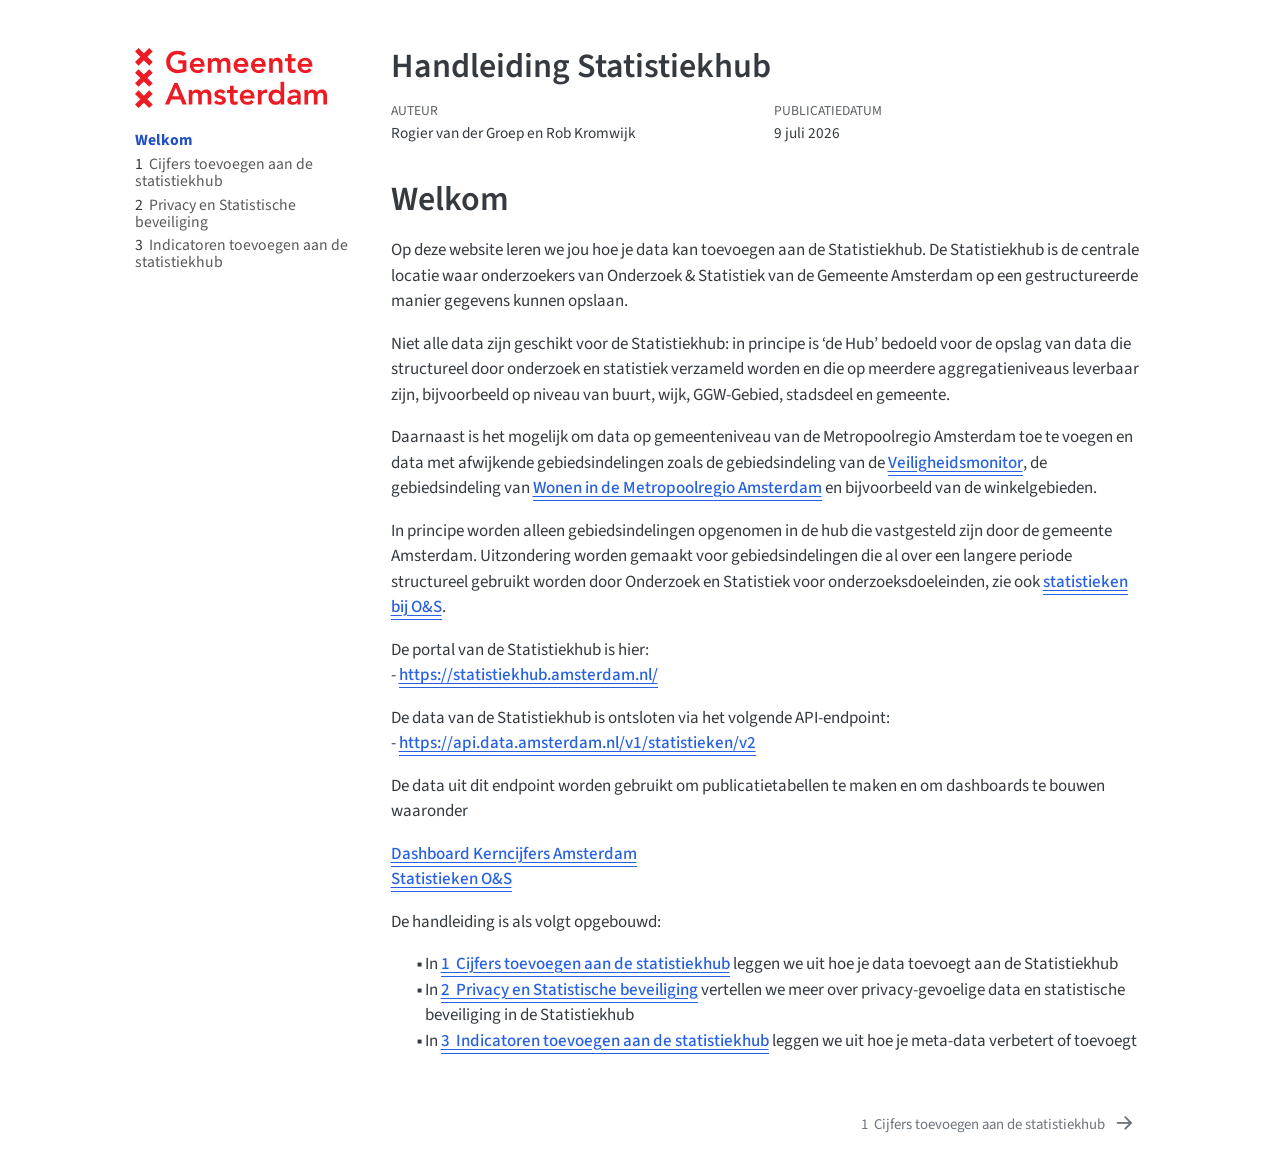
<file: _book/index.html>
<!DOCTYPE html>
<html xmlns="http://www.w3.org/1999/xhtml" lang="nl" xml:lang="nl"><head>

<meta charset="utf-8">
<meta name="generator" content="quarto-1.9.38">

<meta name="viewport" content="width=device-width, initial-scale=1.0, user-scalable=yes">

<meta name="author" content="Rogier van der Groep en Rob Kromwijk">

<title>Handleiding Statistiekhub</title>
<style>
/* Default styles provided by pandoc.
** See https://pandoc.org/MANUAL.html#variables-for-html for config info.
*/
code{white-space: pre-wrap;}
span.smallcaps{font-variant: small-caps;}
div.columns{display: flex; gap: min(4vw, 1.5em);}
div.column{flex: auto; overflow-x: auto;}
div.hanging-indent{margin-left: 1.5em; text-indent: -1.5em;}
ul.task-list{list-style: none;}
ul.task-list li input[type="checkbox"] {
  width: 0.8em;
  margin: 0 0.8em 0.2em -1em; /* quarto-specific, see https://github.com/quarto-dev/quarto-cli/issues/4556 */ 
  vertical-align: middle;
}
</style>


<script src="site_libs/quarto-nav/quarto-nav.js"></script>
<script src="site_libs/quarto-nav/headroom.min.js"></script>
<script src="site_libs/clipboard/clipboard.min.js"></script>
<script src="site_libs/quarto-search/autocomplete.umd.js"></script>
<script src="site_libs/quarto-search/fuse.min.js"></script>
<script src="site_libs/quarto-search/quarto-search.js"></script>
<meta name="quarto:offset" content="./">
<link href="./cijfers.html" rel="next">
<link href="./images/basis_variant_4_rgb.png" rel="icon" type="image/png">
<script src="site_libs/quarto-html/quarto.js" type="module"></script>
<script src="site_libs/quarto-html/tabsets/tabsets.js" type="module"></script>
<script src="site_libs/quarto-html/popper.min.js"></script>
<script src="site_libs/quarto-html/tippy.umd.min.js"></script>
<script src="site_libs/quarto-html/anchor.min.js"></script>
<link href="site_libs/quarto-html/tippy.css" rel="stylesheet">
<link href="site_libs/quarto-html/quarto-syntax-highlighting-15634bcf2e68342d4ad2dfa704d543f6.css" rel="stylesheet" id="quarto-text-highlighting-styles">
<script src="site_libs/bootstrap/bootstrap.min.js"></script>
<link href="site_libs/bootstrap/bootstrap-icons.css" rel="stylesheet">
<link href="site_libs/bootstrap/bootstrap-80e34d1e6d31c1184f6d795251187ee6.min.css" rel="stylesheet" append-hash="true" id="quarto-bootstrap" data-mode="light">
<script id="quarto-search-options" type="application/json">{
  "location": "navbar",
  "copy-button": false,
  "collapse-after": 3,
  "panel-placement": "end",
  "type": "overlay",
  "limit": 50,
  "keyboard-shortcut": [
    "f",
    "/",
    "s"
  ],
  "show-item-context": false,
  "language": {
    "search-no-results-text": "Geen resultaten",
    "search-matching-documents-text": "Gevonden documenten",
    "search-copy-link-title": "Kopieer link om te zoeken",
    "search-hide-matches-text": "Extra overeenkomsten verbergen",
    "search-more-match-text": "meer overeenkomst in dit document",
    "search-more-matches-text": "meer overeenkomsten in dit document",
    "search-clear-button-title": "Wissen",
    "search-text-placeholder": "",
    "search-detached-cancel-button-title": "Annuleren",
    "search-submit-button-title": "Verzenden",
    "search-label": "Zoeken"
  }
}</script>


</head>

<body class="nav-sidebar floating nav-fixed fullcontent quarto-light">

<div id="quarto-search-results"></div>
  <header id="quarto-header" class="headroom fixed-top">
    <nav class="navbar navbar-expand-lg " data-bs-theme="dark">
      <div class="navbar-container container-fluid">
        <div class="quarto-navbar-tools tools-end">
</div>
      </div> <!-- /container-fluid -->
    </nav>
  <nav class="quarto-secondary-nav">
    <div class="container-fluid d-flex">
      <button type="button" class="quarto-btn-toggle btn" data-bs-toggle="collapse" role="button" data-bs-target=".quarto-sidebar-collapse-item" aria-controls="quarto-sidebar" aria-expanded="false" aria-label="Schakel zijbalknavigatie" onclick="if (window.quartoToggleHeadroom) { window.quartoToggleHeadroom(); }">
        <i class="bi bi-layout-text-sidebar-reverse"></i>
      </button>
        <nav class="quarto-page-breadcrumbs" aria-label="breadcrumb"><ol class="breadcrumb"><li class="breadcrumb-item"><a href="./index.html">Welkom</a></li></ol></nav>
        <a class="flex-grow-1" role="navigation" data-bs-toggle="collapse" data-bs-target=".quarto-sidebar-collapse-item" aria-controls="quarto-sidebar" aria-expanded="false" aria-label="Schakel zijbalknavigatie" onclick="if (window.quartoToggleHeadroom) { window.quartoToggleHeadroom(); }">      
        </a>
    </div>
  </nav>
</header>
<!-- content -->
<div id="quarto-content" class="quarto-container page-columns page-rows-contents page-layout-article page-navbar">
<!-- sidebar -->
  <nav id="quarto-sidebar" class="sidebar collapse collapse-horizontal quarto-sidebar-collapse-item sidebar-navigation floating overflow-auto">
    <div class="pt-lg-2 mt-2 text-left sidebar-header sidebar-header-stacked">
      <a href="./index.html" class="sidebar-logo-link">
      <img src="./images/logo-gemeente-amsterdam-large.svg" alt="" class="sidebar-logo light-content py-0 d-lg-inline d-none">
      <img src="./images/logo-gemeente-amsterdam-large.svg" alt="" class="sidebar-logo dark-content py-0 d-lg-inline d-none">
      </a>
      </div>
    <div class="sidebar-menu-container"> 
    <ul class="list-unstyled mt-1">
        <li class="sidebar-item">
  <div class="sidebar-item-container"> 
  <a href="./index.html" class="sidebar-item-text sidebar-link active">
 <span class="menu-text">Welkom</span></a>
  </div>
</li>
        <li class="sidebar-item">
  <div class="sidebar-item-container"> 
  <a href="./cijfers.html" class="sidebar-item-text sidebar-link">
 <span class="menu-text"><span class="chapter-number">1</span>&nbsp; <span class="chapter-title">Cijfers toevoegen aan de statistiekhub</span></span></a>
  </div>
</li>
        <li class="sidebar-item">
  <div class="sidebar-item-container"> 
  <a href="./privacy.html" class="sidebar-item-text sidebar-link">
 <span class="menu-text"><span class="chapter-number">2</span>&nbsp; <span class="chapter-title">Privacy en Statistische beveiliging</span></span></a>
  </div>
</li>
        <li class="sidebar-item">
  <div class="sidebar-item-container"> 
  <a href="./indicatoren.html" class="sidebar-item-text sidebar-link">
 <span class="menu-text"><span class="chapter-number">3</span>&nbsp; <span class="chapter-title">Indicatoren toevoegen aan de statistiekhub</span></span></a>
  </div>
</li>
    </ul>
    </div>
</nav>
<div id="quarto-sidebar-glass" class="quarto-sidebar-collapse-item" data-bs-toggle="collapse" data-bs-target=".quarto-sidebar-collapse-item"></div>
<!-- margin-sidebar -->
    
<!-- main -->
<main class="content" id="quarto-document-content">

<header id="title-block-header" class="quarto-title-block default">
<div class="quarto-title">
<h1 class="title">Handleiding Statistiekhub</h1>
</div>



<div class="quarto-title-meta">

    <div>
    <div class="quarto-title-meta-heading">Auteur</div>
    <div class="quarto-title-meta-contents">
             <p>Rogier van der Groep en Rob Kromwijk </p>
          </div>
  </div>
    
    <div>
    <div class="quarto-title-meta-heading">Publicatiedatum</div>
    <div class="quarto-title-meta-contents">
      <p class="date">9 juli 2026</p>
    </div>
  </div>
  
    
  </div>
  


</header>


<section id="welkom" class="level1 unnumbered">
<h1 class="unnumbered">Welkom</h1>
<p>Op deze website leren we jou hoe je data kan toevoegen aan de Statistiekhub. De Statistiekhub is de centrale locatie waar onderzoekers van Onderzoek &amp; Statistiek van de Gemeente Amsterdam op een gestructureerde manier gegevens kunnen opslaan.</p>
<p>Niet alle data zijn geschikt voor de Statistiekhub: in principe is ‘de Hub’ bedoeld voor de opslag van data die structureel door onderzoek en statistiek verzameld worden en die op meerdere aggregatieniveaus leverbaar zijn, bijvoorbeeld op niveau van buurt, wijk, GGW-Gebied, stadsdeel en gemeente.</p>
<p>Daarnaast is het mogelijk om data op gemeenteniveau van de Metropoolregio Amsterdam toe te voegen en data met afwijkende gebiedsindelingen zoals de gebiedsindeling van de <a href="https://onderzoek.amsterdam.nl/interactief/dashboard-veiligheid">Veiligheidsmonitor</a>, de gebiedsindeling van <a href="https://onderzoek.amsterdam.nl/publicatie/wimra-2025-factsheets-per-gemeente">Wonen in de Metropoolregio Amsterdam</a> en bijvoorbeeld van de winkelgebieden.</p>
<p>In principe worden alleen gebiedsindelingen opgenomen in de hub die vastgesteld zijn door de gemeente Amsterdam. Uitzondering worden gemaakt voor gebiedsindelingen die al over een langere periode structureel gebruikt worden door Onderzoek en Statistiek voor onderzoeksdoeleinden, zie ook <a href="https://onderzoek.amsterdam.nl/artikel/nieuwe-toegang-tot-actuele-statistieken">statistieken bij O&amp;S</a>.</p>
<p>De portal van de Statistiekhub is hier:<br>
- <a href="https://statistiekhub.amsterdam.nl/">https://statistiekhub.amsterdam.nl/</a></p>
<p>De data van de Statistiekhub is ontsloten via het volgende API-endpoint:<br>
- <a href="https://api.data.amsterdam.nl/v1/statistieken/v2">https://api.data.amsterdam.nl/v1/statistieken/v2</a></p>
<p>De data uit dit endpoint worden gebruikt om publicatietabellen te maken en om dashboards te bouwen waaronder</p>
<p><a href="https://onderzoek.amsterdam.nl/interactief/dashboard-kerncijfers">Dashboard Kerncijfers Amsterdam</a><br>
<a href="https://onderzoek.amsterdam.nl/statistieken">Statistieken O&amp;S</a></p>
<p>De handleiding is als volgt opgebouwd:</p>
<ul>
<li>In <a href="cijfers.html" class="quarto-xref"><span>1&nbsp; Cijfers toevoegen aan de statistiekhub</span></a> leggen we uit hoe je data toevoegt aan de Statistiekhub</li>
<li>In <a href="privacy.html" class="quarto-xref"><span>2&nbsp; Privacy en Statistische beveiliging</span></a> vertellen we meer over privacy-gevoelige data en statistische beveiliging in de Statistiekhub<br>
</li>
<li>In <a href="indicatoren.html" class="quarto-xref"><span>3&nbsp; Indicatoren toevoegen aan de statistiekhub</span></a> leggen we uit hoe je meta-data verbetert of toevoegt</li>
</ul>


</section>

</main> <!-- /main -->
<script id="quarto-html-after-body" type="application/javascript">
  window.document.addEventListener("DOMContentLoaded", function (event) {
    const icon = "";
    const anchorJS = new window.AnchorJS();
    anchorJS.options = {
      placement: 'right',
      icon: icon
    };
    anchorJS.add('.anchored');
    const isCodeAnnotation = (el) => {
      for (const clz of el.classList) {
        if (clz.startsWith('code-annotation-')) {                     
          return true;
        }
      }
      return false;
    }
    const onCopySuccess = function(e) {
      // button target
      const button = e.trigger;
      // don't keep focus
      button.blur();
      // flash "checked"
      button.classList.add('code-copy-button-checked');
      var currentTitle = button.getAttribute("title");
      button.setAttribute("title", "Gekopieerd!");
      let tooltip;
      if (window.bootstrap) {
        button.setAttribute("data-bs-toggle", "tooltip");
        button.setAttribute("data-bs-placement", "left");
        button.setAttribute("data-bs-title", "Gekopieerd!");
        tooltip = new bootstrap.Tooltip(button, 
          { trigger: "manual", 
            customClass: "code-copy-button-tooltip",
            offset: [0, -8]});
        tooltip.show();    
      }
      setTimeout(function() {
        if (tooltip) {
          tooltip.hide();
          button.removeAttribute("data-bs-title");
          button.removeAttribute("data-bs-toggle");
          button.removeAttribute("data-bs-placement");
        }
        button.setAttribute("title", currentTitle);
        button.classList.remove('code-copy-button-checked');
      }, 1000);
      // clear code selection
      e.clearSelection();
    }
    const getTextToCopy = function(trigger) {
      const outerScaffold = trigger.parentElement.cloneNode(true);
      const codeEl = outerScaffold.querySelector('code');
      for (const childEl of codeEl.children) {
        if (isCodeAnnotation(childEl)) {
          childEl.remove();
        }
      }
      return codeEl.innerText;
    }
    const clipboard = new window.ClipboardJS('.code-copy-button:not([data-in-quarto-modal])', {
      text: getTextToCopy
    });
    clipboard.on('success', onCopySuccess);
    if (window.document.getElementById('quarto-embedded-source-code-modal')) {
      const clipboardModal = new window.ClipboardJS('.code-copy-button[data-in-quarto-modal]', {
        text: getTextToCopy,
        container: window.document.getElementById('quarto-embedded-source-code-modal')
      });
      clipboardModal.on('success', onCopySuccess);
    }
      var localhostRegex = new RegExp(/^(?:http|https):\/\/localhost\:?[0-9]*\//);
      var mailtoRegex = new RegExp(/^mailto:/);
        var filterRegex = new RegExp("https:\/\/statistiekhub\.amsterdam\.nl\/");
      var isInternal = (href) => {
          return filterRegex.test(href) || localhostRegex.test(href) || mailtoRegex.test(href);
      }
      // Inspect non-navigation links and adorn them if external
     var links = window.document.querySelectorAll('a[href]:not(.nav-link):not(.navbar-brand):not(.toc-action):not(.sidebar-link):not(.sidebar-item-toggle):not(.pagination-link):not(.no-external):not([aria-hidden]):not(.dropdown-item):not(.quarto-navigation-tool):not(.about-link)');
      for (var i=0; i<links.length; i++) {
        const link = links[i];
        if (!isInternal(link.href)) {
          // undo the damage that might have been done by quarto-nav.js in the case of
          // links that we want to consider external
          if (link.dataset.originalHref !== undefined) {
            link.href = link.dataset.originalHref;
          }
        }
      }
    function tippyHover(el, contentFn, onTriggerFn, onUntriggerFn) {
      const config = {
        allowHTML: true,
        maxWidth: 500,
        delay: 100,
        arrow: false,
        appendTo: function(el) {
            return el.parentElement;
        },
        interactive: true,
        interactiveBorder: 10,
        theme: 'quarto',
        placement: 'bottom-start',
      };
      if (contentFn) {
        config.content = contentFn;
      }
      if (onTriggerFn) {
        config.onTrigger = onTriggerFn;
      }
      if (onUntriggerFn) {
        config.onUntrigger = onUntriggerFn;
      }
      window.tippy(el, config); 
    }
    const noterefs = window.document.querySelectorAll('a[role="doc-noteref"]');
    for (var i=0; i<noterefs.length; i++) {
      const ref = noterefs[i];
      tippyHover(ref, function() {
        // use id or data attribute instead here
        let href = ref.getAttribute('data-footnote-href') || ref.getAttribute('href');
        try { href = new URL(href).hash; } catch {}
        const id = href.replace(/^#\/?/, "");
        const note = window.document.getElementById(id);
        if (note) {
          return note.innerHTML;
        } else {
          return "";
        }
      });
    }
    const xrefs = window.document.querySelectorAll('a.quarto-xref');
    const processXRef = (id, note) => {
      // Strip column container classes
      const stripColumnClz = (el) => {
        el.classList.remove("page-full", "page-columns");
        if (el.children) {
          for (const child of el.children) {
            stripColumnClz(child);
          }
        }
      }
      stripColumnClz(note)
      if (id === null || id.startsWith('sec-')) {
        // Special case sections, only their first couple elements
        const container = document.createElement("div");
        if (note.children && note.children.length > 2) {
          container.appendChild(note.children[0].cloneNode(true));
          for (let i = 1; i < note.children.length; i++) {
            const child = note.children[i];
            if (child.tagName === "P" && child.innerText === "") {
              continue;
            } else {
              container.appendChild(child.cloneNode(true));
              break;
            }
          }
          if (window.Quarto?.typesetMath) {
            window.Quarto.typesetMath(container);
          }
          return container.innerHTML
        } else {
          if (window.Quarto?.typesetMath) {
            window.Quarto.typesetMath(note);
          }
          return note.innerHTML;
        }
      } else {
        // Remove any anchor links if they are present
        const anchorLink = note.querySelector('a.anchorjs-link');
        if (anchorLink) {
          anchorLink.remove();
        }
        if (window.Quarto?.typesetMath) {
          window.Quarto.typesetMath(note);
        }
        if (note.classList.contains("callout")) {
          return note.outerHTML;
        } else {
          return note.innerHTML;
        }
      }
    }
    for (var i=0; i<xrefs.length; i++) {
      const xref = xrefs[i];
      tippyHover(xref, undefined, function(instance) {
        instance.disable();
        let url = xref.getAttribute('href');
        let hash = undefined; 
        if (url.startsWith('#')) {
          hash = url;
        } else {
          try { hash = new URL(url).hash; } catch {}
        }
        if (hash) {
          const id = hash.replace(/^#\/?/, "");
          const note = window.document.getElementById(id);
          if (note !== null) {
            try {
              const html = processXRef(id, note.cloneNode(true));
              instance.setContent(html);
            } finally {
              instance.enable();
              instance.show();
            }
          } else {
            // See if we can fetch this
            fetch(url.split('#')[0])
            .then(res => res.text())
            .then(html => {
              const parser = new DOMParser();
              const htmlDoc = parser.parseFromString(html, "text/html");
              const note = htmlDoc.getElementById(id);
              if (note !== null) {
                const html = processXRef(id, note);
                instance.setContent(html);
              } 
            }).finally(() => {
              instance.enable();
              instance.show();
            });
          }
        } else {
          // See if we can fetch a full url (with no hash to target)
          // This is a special case and we should probably do some content thinning / targeting
          fetch(url)
          .then(res => res.text())
          .then(html => {
            const parser = new DOMParser();
            const htmlDoc = parser.parseFromString(html, "text/html");
            const note = htmlDoc.querySelector('main.content');
            if (note !== null) {
              // This should only happen for chapter cross references
              // (since there is no id in the URL)
              // remove the first header
              if (note.children.length > 0 && note.children[0].tagName === "HEADER") {
                note.children[0].remove();
              }
              const html = processXRef(null, note);
              instance.setContent(html);
            } 
          }).finally(() => {
            instance.enable();
            instance.show();
          });
        }
      }, function(instance) {
      });
    }
        let selectedAnnoteEl;
        const selectorForAnnotation = ( cell, annotation) => {
          let cellAttr = 'data-code-cell="' + cell + '"';
          let lineAttr = 'data-code-annotation="' +  annotation + '"';
          const selector = 'span[' + cellAttr + '][' + lineAttr + ']';
          return selector;
        }
        const selectCodeLines = (annoteEl) => {
          const doc = window.document;
          const targetCell = annoteEl.getAttribute("data-target-cell");
          const targetAnnotation = annoteEl.getAttribute("data-target-annotation");
          const annoteSpan = window.document.querySelector(selectorForAnnotation(targetCell, targetAnnotation));
          const lines = annoteSpan.getAttribute("data-code-lines").split(",");
          const lineIds = lines.map((line) => {
            return targetCell + "-" + line;
          })
          let top = null;
          let height = null;
          let parent = null;
          if (lineIds.length > 0) {
              //compute the position of the single el (top and bottom and make a div)
              const el = window.document.getElementById(lineIds[0]);
              top = el.offsetTop;
              height = el.offsetHeight;
              parent = el.parentElement.parentElement;
            if (lineIds.length > 1) {
              const lastEl = window.document.getElementById(lineIds[lineIds.length - 1]);
              const bottom = lastEl.offsetTop + lastEl.offsetHeight;
              height = bottom - top;
            }
            if (top !== null && height !== null && parent !== null) {
              // cook up a div (if necessary) and position it 
              let div = window.document.getElementById("code-annotation-line-highlight");
              if (div === null) {
                div = window.document.createElement("div");
                div.setAttribute("id", "code-annotation-line-highlight");
                div.style.position = 'absolute';
                parent.appendChild(div);
              }
              div.style.top = top - 2 + "px";
              div.style.height = height + 4 + "px";
              div.style.left = 0;
              let gutterDiv = window.document.getElementById("code-annotation-line-highlight-gutter");
              if (gutterDiv === null) {
                gutterDiv = window.document.createElement("div");
                gutterDiv.setAttribute("id", "code-annotation-line-highlight-gutter");
                gutterDiv.style.position = 'absolute';
                const codeCell = window.document.getElementById(targetCell);
                const gutter = codeCell.querySelector('.code-annotation-gutter');
                gutter.appendChild(gutterDiv);
              }
              gutterDiv.style.top = top - 2 + "px";
              gutterDiv.style.height = height + 4 + "px";
            }
            selectedAnnoteEl = annoteEl;
          }
        };
        const unselectCodeLines = () => {
          const elementsIds = ["code-annotation-line-highlight", "code-annotation-line-highlight-gutter"];
          elementsIds.forEach((elId) => {
            const div = window.document.getElementById(elId);
            if (div) {
              div.remove();
            }
          });
          selectedAnnoteEl = undefined;
        };
          // Handle positioning of the toggle
      window.addEventListener(
        "resize",
        throttle(() => {
          elRect = undefined;
          if (selectedAnnoteEl) {
            selectCodeLines(selectedAnnoteEl);
          }
        }, 10)
      );
      function throttle(fn, ms) {
      let throttle = false;
      let timer;
        return (...args) => {
          if(!throttle) { // first call gets through
              fn.apply(this, args);
              throttle = true;
          } else { // all the others get throttled
              if(timer) clearTimeout(timer); // cancel #2
              timer = setTimeout(() => {
                fn.apply(this, args);
                timer = throttle = false;
              }, ms);
          }
        };
      }
        // Attach click handler to the DT
        const annoteDls = window.document.querySelectorAll('dt[data-target-cell]');
        for (const annoteDlNode of annoteDls) {
          annoteDlNode.addEventListener('click', (event) => {
            const clickedEl = event.target;
            if (clickedEl !== selectedAnnoteEl) {
              unselectCodeLines();
              const activeEl = window.document.querySelector('dt[data-target-cell].code-annotation-active');
              if (activeEl) {
                activeEl.classList.remove('code-annotation-active');
              }
              selectCodeLines(clickedEl);
              clickedEl.classList.add('code-annotation-active');
            } else {
              // Unselect the line
              unselectCodeLines();
              clickedEl.classList.remove('code-annotation-active');
            }
          });
        }
    const findCites = (el) => {
      const parentEl = el.parentElement;
      if (parentEl) {
        const cites = parentEl.dataset.cites;
        if (cites) {
          return {
            el,
            cites: cites.split(' ')
          };
        } else {
          return findCites(el.parentElement)
        }
      } else {
        return undefined;
      }
    };
    var bibliorefs = window.document.querySelectorAll('a[role="doc-biblioref"]');
    for (var i=0; i<bibliorefs.length; i++) {
      const ref = bibliorefs[i];
      const citeInfo = findCites(ref);
      if (citeInfo) {
        tippyHover(citeInfo.el, function() {
          var popup = window.document.createElement('div');
          citeInfo.cites.forEach(function(cite) {
            var citeDiv = window.document.createElement('div');
            citeDiv.classList.add('hanging-indent');
            citeDiv.classList.add('csl-entry');
            var biblioDiv = window.document.getElementById('ref-' + cite);
            if (biblioDiv) {
              citeDiv.innerHTML = biblioDiv.innerHTML;
            }
            popup.appendChild(citeDiv);
          });
          return popup.innerHTML;
        });
      }
    }
  });
  </script>
<nav class="page-navigation">
  <div class="nav-page nav-page-previous">
  </div>
  <div class="nav-page nav-page-next">
      <a href="./cijfers.html" class="pagination-link" aria-label="Cijfers toevoegen aan de statistiekhub">
        <span class="nav-page-text"><span class="chapter-number">1</span>&nbsp; <span class="chapter-title">Cijfers toevoegen aan de statistiekhub</span></span> <i class="bi bi-arrow-right-short"></i>
      </a>
  </div>
</nav>
</div> <!-- /content -->




</body></html>
</file>
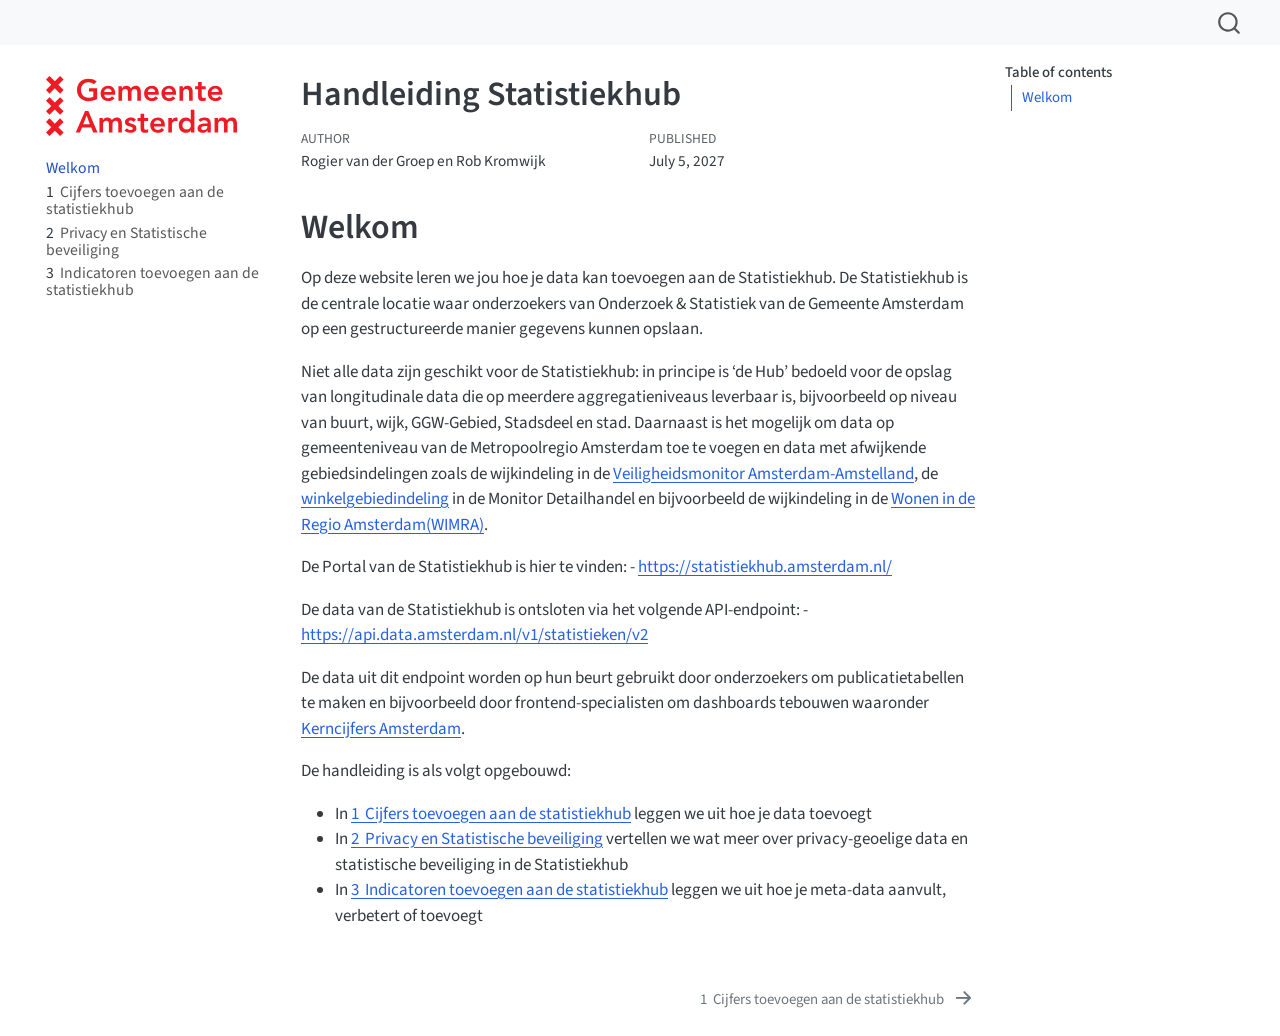
<file: Handleiding Statistiekhub/index.html>
<!DOCTYPE html>
<html xmlns="http://www.w3.org/1999/xhtml" lang="en" xml:lang="en" xmlns:mso="urn:schemas-microsoft-com:office:office" xmlns:msdt="uuid:C2F41010-65B3-11d1-A29F-00AA00C14882"><head>

<meta charset="utf-8">
<meta name="generator" content="quarto-1.6.40">

<meta name="viewport" content="width=device-width, initial-scale=1.0, user-scalable=yes">

<meta name="author" content="Rogier van der Groep en Rob Kromwijk">
<meta name="dcterms.date" content="2027-07-05">

<title>Handleiding Statistiekhub</title>
<style>
code{white-space: pre-wrap;}
span.smallcaps{font-variant: small-caps;}
div.columns{display: flex; gap: min(4vw, 1.5em);}
div.column{flex: auto; overflow-x: auto;}
div.hanging-indent{margin-left: 1.5em; text-indent: -1.5em;}
ul.task-list{list-style: none;}
ul.task-list li input[type="checkbox"] {
  width: 0.8em;
  margin: 0 0.8em 0.2em -1em; /* quarto-specific, see https://github.com/quarto-dev/quarto-cli/issues/4556 */ 
  vertical-align: middle;
}
</style>


<script src="site_libs/quarto-nav/quarto-nav.js"></script>
<script src="site_libs/quarto-nav/headroom.min.js"></script>
<script src="site_libs/clipboard/clipboard.min.js"></script>
<script src="site_libs/quarto-search/autocomplete.umd.js"></script>
<script src="site_libs/quarto-search/fuse.min.js"></script>
<script src="site_libs/quarto-search/quarto-search.js"></script>
<meta name="quarto:offset" content="./">
<link href="./cijfers.html" rel="next">
<link href="./images/basis_variant_4_rgb.png" rel="icon" type="image/png">
<script src="site_libs/quarto-html/quarto.js"></script>
<script src="site_libs/quarto-html/popper.min.js"></script>
<script src="site_libs/quarto-html/tippy.umd.min.js"></script>
<script src="site_libs/quarto-html/anchor.min.js"></script>
<link href="site_libs/quarto-html/tippy.css" rel="stylesheet">
<link href="site_libs/quarto-html/quarto-syntax-highlighting-549806ee2085284f45b00abea8c6df48.css" rel="stylesheet" id="quarto-text-highlighting-styles">
<script src="site_libs/bootstrap/bootstrap.min.js"></script>
<link href="site_libs/bootstrap/bootstrap-icons.css" rel="stylesheet">
<link href="site_libs/bootstrap/bootstrap-8da5b4427184b79ecddefad3d342027e.min.css" rel="stylesheet" append-hash="true" id="quarto-bootstrap" data-mode="light">
<script id="quarto-search-options" type="application/json">{
  "location": "navbar",
  "copy-button": false,
  "collapse-after": 3,
  "panel-placement": "end",
  "type": "overlay",
  "limit": 50,
  "keyboard-shortcut": [
    "f",
    "/",
    "s"
  ],
  "show-item-context": false,
  "language": {
    "search-no-results-text": "No results",
    "search-matching-documents-text": "matching documents",
    "search-copy-link-title": "Copy link to search",
    "search-hide-matches-text": "Hide additional matches",
    "search-more-match-text": "more match in this document",
    "search-more-matches-text": "more matches in this document",
    "search-clear-button-title": "Clear",
    "search-text-placeholder": "",
    "search-detached-cancel-button-title": "Cancel",
    "search-submit-button-title": "Submit",
    "search-label": "Search"
  }
}</script>



<!--[if gte mso 9]><xml>
<mso:CustomDocumentProperties>
<mso:_dlc_DocId msdt:dt="string">U2C65YR22MK2-1659662025-220459</mso:_dlc_DocId>
<mso:_dlc_DocIdItemGuid msdt:dt="string">6786eec4-dd4b-47b7-a514-5b4da9480b01</mso:_dlc_DocIdItemGuid>
<mso:_dlc_DocIdUrl msdt:dt="string">https://hoofdstad.sharepoint.com/sites/SW-DII-DATA-DAFDOES/_layouts/15/DocIdRedir.aspx?ID=U2C65YR22MK2-1659662025-220459, U2C65YR22MK2-1659662025-220459</mso:_dlc_DocIdUrl>
</mso:CustomDocumentProperties>
</xml><![endif]-->
</head>

<body class="nav-sidebar floating nav-fixed">

<div id="quarto-search-results"></div>
  <header id="quarto-header" class="headroom fixed-top">
    <nav class="navbar navbar-expand-lg " data-bs-theme="dark">
      <div class="navbar-container container-fluid">
        <div class="quarto-navbar-tools tools-end">
</div>
          <div id="quarto-search" class="" title="Search"></div>
      </div> <!-- /container-fluid -->
    </nav>
  <nav class="quarto-secondary-nav">
    <div class="container-fluid d-flex">
      <button type="button" class="quarto-btn-toggle btn" data-bs-toggle="collapse" role="button" data-bs-target=".quarto-sidebar-collapse-item" aria-controls="quarto-sidebar" aria-expanded="false" aria-label="Toggle sidebar navigation" onclick="if (window.quartoToggleHeadroom) { window.quartoToggleHeadroom(); }">
        <i class="bi bi-layout-text-sidebar-reverse"></i>
      </button>
        <nav class="quarto-page-breadcrumbs" aria-label="breadcrumb"><ol class="breadcrumb"><li class="breadcrumb-item"><a href="./index.html">Welkom</a></li></ol></nav>
        <a class="flex-grow-1" role="navigation" data-bs-toggle="collapse" data-bs-target=".quarto-sidebar-collapse-item" aria-controls="quarto-sidebar" aria-expanded="false" aria-label="Toggle sidebar navigation" onclick="if (window.quartoToggleHeadroom) { window.quartoToggleHeadroom(); }">      
        </a>
    </div>
  </nav>
</header>
<!-- content -->
<div id="quarto-content" class="quarto-container page-columns page-rows-contents page-layout-article page-navbar">
<!-- sidebar -->
  <nav id="quarto-sidebar" class="sidebar collapse collapse-horizontal quarto-sidebar-collapse-item sidebar-navigation floating overflow-auto">
    <div class="pt-lg-2 mt-2 text-left sidebar-header sidebar-header-stacked">
      <a href="./index.html" class="sidebar-logo-link">
      <img src="./images/logo-gemeente-amsterdam-large.svg" alt="" class="sidebar-logo py-0 d-lg-inline d-none">
      </a>
      </div>
    <div class="sidebar-menu-container"> 
    <ul class="list-unstyled mt-1">
        <li class="sidebar-item">
  <div class="sidebar-item-container"> 
  <a href="./index.html" class="sidebar-item-text sidebar-link active">
 <span class="menu-text">Welkom</span></a>
  </div>
</li>
        <li class="sidebar-item">
  <div class="sidebar-item-container"> 
  <a href="./cijfers.html" class="sidebar-item-text sidebar-link">
 <span class="menu-text"><span class="chapter-number">1</span>&nbsp; <span class="chapter-title">Cijfers toevoegen aan de statistiekhub</span></span></a>
  </div>
</li>
        <li class="sidebar-item">
  <div class="sidebar-item-container"> 
  <a href="./privacy.html" class="sidebar-item-text sidebar-link">
 <span class="menu-text"><span class="chapter-number">2</span>&nbsp; <span class="chapter-title">Privacy en Statistische beveiliging</span></span></a>
  </div>
</li>
        <li class="sidebar-item">
  <div class="sidebar-item-container"> 
  <a href="./indicatoren.html" class="sidebar-item-text sidebar-link">
 <span class="menu-text"><span class="chapter-number">3</span>&nbsp; <span class="chapter-title">Indicatoren toevoegen aan de statistiekhub</span></span></a>
  </div>
</li>
    </ul>
    </div>
</nav>
<div id="quarto-sidebar-glass" class="quarto-sidebar-collapse-item" data-bs-toggle="collapse" data-bs-target=".quarto-sidebar-collapse-item"></div>
<!-- margin-sidebar -->
    <div id="quarto-margin-sidebar" class="sidebar margin-sidebar">
        <nav id="TOC" role="doc-toc" class="toc-active">
    <h2 id="toc-title">Table of contents</h2>
   
  <ul>
  <li><a href="#welkom" id="toc-welkom" class="nav-link active" data-scroll-target="#welkom">Welkom</a></li>
  </ul>
</nav>
    </div>
<!-- main -->
<main class="content" id="quarto-document-content">

<header id="title-block-header" class="quarto-title-block default">
<div class="quarto-title">
<h1 class="title">Handleiding Statistiekhub</h1>
</div>



<div class="quarto-title-meta">

    <div>
    <div class="quarto-title-meta-heading">Author</div>
    <div class="quarto-title-meta-contents">
             <p>Rogier van der Groep en Rob Kromwijk </p>
          </div>
  </div>
    
    <div>
    <div class="quarto-title-meta-heading">Published</div>
    <div class="quarto-title-meta-contents">
      <p class="date">July 5, 2027</p>
    </div>
  </div>
  
    
  </div>
  


</header>


<section id="welkom" class="level1 unnumbered">
<h1 class="unnumbered">Welkom</h1>
<p>Op deze website leren we jou hoe je data kan toevoegen aan de Statistiekhub. De Statistiekhub is de centrale locatie waar onderzoekers van Onderzoek &amp; Statistiek van de Gemeente Amsterdam op een gestructureerde manier gegevens kunnen opslaan.</p>
<p>Niet alle data zijn geschikt voor de Statistiekhub: in principe is ‘de Hub’ bedoeld voor de opslag van longitudinale data die op meerdere aggregatieniveaus leverbaar is, bijvoorbeeld op niveau van buurt, wijk, GGW-Gebied, Stadsdeel en stad. Daarnaast is het mogelijk om data op gemeenteniveau van de Metropoolregio Amsterdam toe te voegen en data met afwijkende gebiedsindelingen zoals de wijkindeling in de <a href="https://onderzoek.amsterdam.nl/interactief/dashboard-veiligheid?gebied=52&amp;index=criminaliteit&amp;meting=2026-1&amp;indeling=wijk&amp;subindex=totaal">Veiligheidsmonitor Amsterdam-Amstelland</a>, de <a href="https://onderzoek.amsterdam.nl/publicatie/monitor-detailhandel-2024">winkelgebiedindeling</a> in de Monitor Detailhandel en bijvoorbeeld de wijkindeling in de <a href="https://onderzoek.amsterdam.nl/publicatie/wimra-2025-factsheets-per-gemeente">Wonen in de Regio Amsterdam(WIMRA)</a>.</p>
<p>De Portal van de Statistiekhub is hier te vinden: - <a href="https://statistiekhub.amsterdam.nl/">https://statistiekhub.amsterdam.nl/</a></p>
<p>De data van de Statistiekhub is ontsloten via het volgende API-endpoint: - <a href="https://api.data.amsterdam.nl/v1/statistieken/v2">https://api.data.amsterdam.nl/v1/statistieken/v2</a></p>
<p>De data uit dit endpoint worden op hun beurt gebruikt door onderzoekers om publicatietabellen te maken en bijvoorbeeld door frontend-specialisten om dashboards tebouwen waaronder <a href="https://onderzoek.amsterdam.nl/interactief/dashboard-kerncijfers?tab=indicator&amp;thema=bevolking&amp;indicator=BEVTOTAAL&amp;indeling=ggwgebieden&amp;jaar=2025&amp;gebied=GA01&amp;taal=nl">Kerncijfers Amsterdam</a>.</p>
<p>De handleiding is als volgt opgebouwd:</p>
<ul>
<li>In <a href="cijfers.html" class="quarto-xref"><span>1&nbsp; Cijfers toevoegen aan de statistiekhub</span></a> leggen we uit hoe je data toevoegt</li>
<li>In <a href="privacy.html" class="quarto-xref"><span>2&nbsp; Privacy en Statistische beveiliging</span></a> vertellen we wat meer over privacy-geoelige data en statistische beveiliging in de Statistiekhub</li>
<li>In <a href="indicatoren.html" class="quarto-xref"><span>3&nbsp; Indicatoren toevoegen aan de statistiekhub</span></a> leggen we uit hoe je meta-data aanvult, verbetert of toevoegt</li>
</ul>


</section>

</main> <!-- /main -->
<script id="quarto-html-after-body" type="application/javascript">
window.document.addEventListener("DOMContentLoaded", function (event) {
  const toggleBodyColorMode = (bsSheetEl) => {
    const mode = bsSheetEl.getAttribute("data-mode");
    const bodyEl = window.document.querySelector("body");
    if (mode === "dark") {
      bodyEl.classList.add("quarto-dark");
      bodyEl.classList.remove("quarto-light");
    } else {
      bodyEl.classList.add("quarto-light");
      bodyEl.classList.remove("quarto-dark");
    }
  }
  const toggleBodyColorPrimary = () => {
    const bsSheetEl = window.document.querySelector("link#quarto-bootstrap");
    if (bsSheetEl) {
      toggleBodyColorMode(bsSheetEl);
    }
  }
  toggleBodyColorPrimary();  
  const icon = "";
  const anchorJS = new window.AnchorJS();
  anchorJS.options = {
    placement: 'right',
    icon: icon
  };
  anchorJS.add('.anchored');
  const isCodeAnnotation = (el) => {
    for (const clz of el.classList) {
      if (clz.startsWith('code-annotation-')) {                     
        return true;
      }
    }
    return false;
  }
  const onCopySuccess = function(e) {
    // button target
    const button = e.trigger;
    // don't keep focus
    button.blur();
    // flash "checked"
    button.classList.add('code-copy-button-checked');
    var currentTitle = button.getAttribute("title");
    button.setAttribute("title", "Copied!");
    let tooltip;
    if (window.bootstrap) {
      button.setAttribute("data-bs-toggle", "tooltip");
      button.setAttribute("data-bs-placement", "left");
      button.setAttribute("data-bs-title", "Copied!");
      tooltip = new bootstrap.Tooltip(button, 
        { trigger: "manual", 
          customClass: "code-copy-button-tooltip",
          offset: [0, -8]});
      tooltip.show();    
    }
    setTimeout(function() {
      if (tooltip) {
        tooltip.hide();
        button.removeAttribute("data-bs-title");
        button.removeAttribute("data-bs-toggle");
        button.removeAttribute("data-bs-placement");
      }
      button.setAttribute("title", currentTitle);
      button.classList.remove('code-copy-button-checked');
    }, 1000);
    // clear code selection
    e.clearSelection();
  }
  const getTextToCopy = function(trigger) {
      const codeEl = trigger.previousElementSibling.cloneNode(true);
      for (const childEl of codeEl.children) {
        if (isCodeAnnotation(childEl)) {
          childEl.remove();
        }
      }
      return codeEl.innerText;
  }
  const clipboard = new window.ClipboardJS('.code-copy-button:not([data-in-quarto-modal])', {
    text: getTextToCopy
  });
  clipboard.on('success', onCopySuccess);
  if (window.document.getElementById('quarto-embedded-source-code-modal')) {
    const clipboardModal = new window.ClipboardJS('.code-copy-button[data-in-quarto-modal]', {
      text: getTextToCopy,
      container: window.document.getElementById('quarto-embedded-source-code-modal')
    });
    clipboardModal.on('success', onCopySuccess);
  }
    var localhostRegex = new RegExp(/^(?:http|https):\/\/localhost\:?[0-9]*\//);
    var mailtoRegex = new RegExp(/^mailto:/);
      var filterRegex = new RegExp("https:\/\/statistiekhub\.amsterdam\.nl\/");
    var isInternal = (href) => {
        return filterRegex.test(href) || localhostRegex.test(href) || mailtoRegex.test(href);
    }
    // Inspect non-navigation links and adorn them if external
 	var links = window.document.querySelectorAll('a[href]:not(.nav-link):not(.navbar-brand):not(.toc-action):not(.sidebar-link):not(.sidebar-item-toggle):not(.pagination-link):not(.no-external):not([aria-hidden]):not(.dropdown-item):not(.quarto-navigation-tool):not(.about-link)');
    for (var i=0; i<links.length; i++) {
      const link = links[i];
      if (!isInternal(link.href)) {
        // undo the damage that might have been done by quarto-nav.js in the case of
        // links that we want to consider external
        if (link.dataset.originalHref !== undefined) {
          link.href = link.dataset.originalHref;
        }
      }
    }
  function tippyHover(el, contentFn, onTriggerFn, onUntriggerFn) {
    const config = {
      allowHTML: true,
      maxWidth: 500,
      delay: 100,
      arrow: false,
      appendTo: function(el) {
          return el.parentElement;
      },
      interactive: true,
      interactiveBorder: 10,
      theme: 'quarto',
      placement: 'bottom-start',
    };
    if (contentFn) {
      config.content = contentFn;
    }
    if (onTriggerFn) {
      config.onTrigger = onTriggerFn;
    }
    if (onUntriggerFn) {
      config.onUntrigger = onUntriggerFn;
    }
    window.tippy(el, config); 
  }
  const noterefs = window.document.querySelectorAll('a[role="doc-noteref"]');
  for (var i=0; i<noterefs.length; i++) {
    const ref = noterefs[i];
    tippyHover(ref, function() {
      // use id or data attribute instead here
      let href = ref.getAttribute('data-footnote-href') || ref.getAttribute('href');
      try { href = new URL(href).hash; } catch {}
      const id = href.replace(/^#\/?/, "");
      const note = window.document.getElementById(id);
      if (note) {
        return note.innerHTML;
      } else {
        return "";
      }
    });
  }
  const xrefs = window.document.querySelectorAll('a.quarto-xref');
  const processXRef = (id, note) => {
    // Strip column container classes
    const stripColumnClz = (el) => {
      el.classList.remove("page-full", "page-columns");
      if (el.children) {
        for (const child of el.children) {
          stripColumnClz(child);
        }
      }
    }
    stripColumnClz(note)
    if (id === null || id.startsWith('sec-')) {
      // Special case sections, only their first couple elements
      const container = document.createElement("div");
      if (note.children && note.children.length > 2) {
        container.appendChild(note.children[0].cloneNode(true));
        for (let i = 1; i < note.children.length; i++) {
          const child = note.children[i];
          if (child.tagName === "P" && child.innerText === "") {
            continue;
          } else {
            container.appendChild(child.cloneNode(true));
            break;
          }
        }
        if (window.Quarto?.typesetMath) {
          window.Quarto.typesetMath(container);
        }
        return container.innerHTML
      } else {
        if (window.Quarto?.typesetMath) {
          window.Quarto.typesetMath(note);
        }
        return note.innerHTML;
      }
    } else {
      // Remove any anchor links if they are present
      const anchorLink = note.querySelector('a.anchorjs-link');
      if (anchorLink) {
        anchorLink.remove();
      }
      if (window.Quarto?.typesetMath) {
        window.Quarto.typesetMath(note);
      }
      if (note.classList.contains("callout")) {
        return note.outerHTML;
      } else {
        return note.innerHTML;
      }
    }
  }
  for (var i=0; i<xrefs.length; i++) {
    const xref = xrefs[i];
    tippyHover(xref, undefined, function(instance) {
      instance.disable();
      let url = xref.getAttribute('href');
      let hash = undefined; 
      if (url.startsWith('#')) {
        hash = url;
      } else {
        try { hash = new URL(url).hash; } catch {}
      }
      if (hash) {
        const id = hash.replace(/^#\/?/, "");
        const note = window.document.getElementById(id);
        if (note !== null) {
          try {
            const html = processXRef(id, note.cloneNode(true));
            instance.setContent(html);
          } finally {
            instance.enable();
            instance.show();
          }
        } else {
          // See if we can fetch this
          fetch(url.split('#')[0])
          .then(res => res.text())
          .then(html => {
            const parser = new DOMParser();
            const htmlDoc = parser.parseFromString(html, "text/html");
            const note = htmlDoc.getElementById(id);
            if (note !== null) {
              const html = processXRef(id, note);
              instance.setContent(html);
            } 
          }).finally(() => {
            instance.enable();
            instance.show();
          });
        }
      } else {
        // See if we can fetch a full url (with no hash to target)
        // This is a special case and we should probably do some content thinning / targeting
        fetch(url)
        .then(res => res.text())
        .then(html => {
          const parser = new DOMParser();
          const htmlDoc = parser.parseFromString(html, "text/html");
          const note = htmlDoc.querySelector('main.content');
          if (note !== null) {
            // This should only happen for chapter cross references
            // (since there is no id in the URL)
            // remove the first header
            if (note.children.length > 0 && note.children[0].tagName === "HEADER") {
              note.children[0].remove();
            }
            const html = processXRef(null, note);
            instance.setContent(html);
          } 
        }).finally(() => {
          instance.enable();
          instance.show();
        });
      }
    }, function(instance) {
    });
  }
      let selectedAnnoteEl;
      const selectorForAnnotation = ( cell, annotation) => {
        let cellAttr = 'data-code-cell="' + cell + '"';
        let lineAttr = 'data-code-annotation="' +  annotation + '"';
        const selector = 'span[' + cellAttr + '][' + lineAttr + ']';
        return selector;
      }
      const selectCodeLines = (annoteEl) => {
        const doc = window.document;
        const targetCell = annoteEl.getAttribute("data-target-cell");
        const targetAnnotation = annoteEl.getAttribute("data-target-annotation");
        const annoteSpan = window.document.querySelector(selectorForAnnotation(targetCell, targetAnnotation));
        const lines = annoteSpan.getAttribute("data-code-lines").split(",");
        const lineIds = lines.map((line) => {
          return targetCell + "-" + line;
        })
        let top = null;
        let height = null;
        let parent = null;
        if (lineIds.length > 0) {
            //compute the position of the single el (top and bottom and make a div)
            const el = window.document.getElementById(lineIds[0]);
            top = el.offsetTop;
            height = el.offsetHeight;
            parent = el.parentElement.parentElement;
          if (lineIds.length > 1) {
            const lastEl = window.document.getElementById(lineIds[lineIds.length - 1]);
            const bottom = lastEl.offsetTop + lastEl.offsetHeight;
            height = bottom - top;
          }
          if (top !== null && height !== null && parent !== null) {
            // cook up a div (if necessary) and position it 
            let div = window.document.getElementById("code-annotation-line-highlight");
            if (div === null) {
              div = window.document.createElement("div");
              div.setAttribute("id", "code-annotation-line-highlight");
              div.style.position = 'absolute';
              parent.appendChild(div);
            }
            div.style.top = top - 2 + "px";
            div.style.height = height + 4 + "px";
            div.style.left = 0;
            let gutterDiv = window.document.getElementById("code-annotation-line-highlight-gutter");
            if (gutterDiv === null) {
              gutterDiv = window.document.createElement("div");
              gutterDiv.setAttribute("id", "code-annotation-line-highlight-gutter");
              gutterDiv.style.position = 'absolute';
              const codeCell = window.document.getElementById(targetCell);
              const gutter = codeCell.querySelector('.code-annotation-gutter');
              gutter.appendChild(gutterDiv);
            }
            gutterDiv.style.top = top - 2 + "px";
            gutterDiv.style.height = height + 4 + "px";
          }
          selectedAnnoteEl = annoteEl;
        }
      };
      const unselectCodeLines = () => {
        const elementsIds = ["code-annotation-line-highlight", "code-annotation-line-highlight-gutter"];
        elementsIds.forEach((elId) => {
          const div = window.document.getElementById(elId);
          if (div) {
            div.remove();
          }
        });
        selectedAnnoteEl = undefined;
      };
        // Handle positioning of the toggle
    window.addEventListener(
      "resize",
      throttle(() => {
        elRect = undefined;
        if (selectedAnnoteEl) {
          selectCodeLines(selectedAnnoteEl);
        }
      }, 10)
    );
    function throttle(fn, ms) {
    let throttle = false;
    let timer;
      return (...args) => {
        if(!throttle) { // first call gets through
            fn.apply(this, args);
            throttle = true;
        } else { // all the others get throttled
            if(timer) clearTimeout(timer); // cancel #2
            timer = setTimeout(() => {
              fn.apply(this, args);
              timer = throttle = false;
            }, ms);
        }
      };
    }
      // Attach click handler to the DT
      const annoteDls = window.document.querySelectorAll('dt[data-target-cell]');
      for (const annoteDlNode of annoteDls) {
        annoteDlNode.addEventListener('click', (event) => {
          const clickedEl = event.target;
          if (clickedEl !== selectedAnnoteEl) {
            unselectCodeLines();
            const activeEl = window.document.querySelector('dt[data-target-cell].code-annotation-active');
            if (activeEl) {
              activeEl.classList.remove('code-annotation-active');
            }
            selectCodeLines(clickedEl);
            clickedEl.classList.add('code-annotation-active');
          } else {
            // Unselect the line
            unselectCodeLines();
            clickedEl.classList.remove('code-annotation-active');
          }
        });
      }
  const findCites = (el) => {
    const parentEl = el.parentElement;
    if (parentEl) {
      const cites = parentEl.dataset.cites;
      if (cites) {
        return {
          el,
          cites: cites.split(' ')
        };
      } else {
        return findCites(el.parentElement)
      }
    } else {
      return undefined;
    }
  };
  var bibliorefs = window.document.querySelectorAll('a[role="doc-biblioref"]');
  for (var i=0; i<bibliorefs.length; i++) {
    const ref = bibliorefs[i];
    const citeInfo = findCites(ref);
    if (citeInfo) {
      tippyHover(citeInfo.el, function() {
        var popup = window.document.createElement('div');
        citeInfo.cites.forEach(function(cite) {
          var citeDiv = window.document.createElement('div');
          citeDiv.classList.add('hanging-indent');
          citeDiv.classList.add('csl-entry');
          var biblioDiv = window.document.getElementById('ref-' + cite);
          if (biblioDiv) {
            citeDiv.innerHTML = biblioDiv.innerHTML;
          }
          popup.appendChild(citeDiv);
        });
        return popup.innerHTML;
      });
    }
  }
});
</script>
<nav class="page-navigation">
  <div class="nav-page nav-page-previous">
  </div>
  <div class="nav-page nav-page-next">
      <a href="./cijfers.html" class="pagination-link" aria-label="Cijfers toevoegen aan de statistiekhub">
        <span class="nav-page-text"><span class="chapter-number">1</span>&nbsp; <span class="chapter-title">Cijfers toevoegen aan de statistiekhub</span></span> <i class="bi bi-arrow-right-short"></i>
      </a>
  </div>
</nav>
</div> <!-- /content -->




</body></html>
</file>
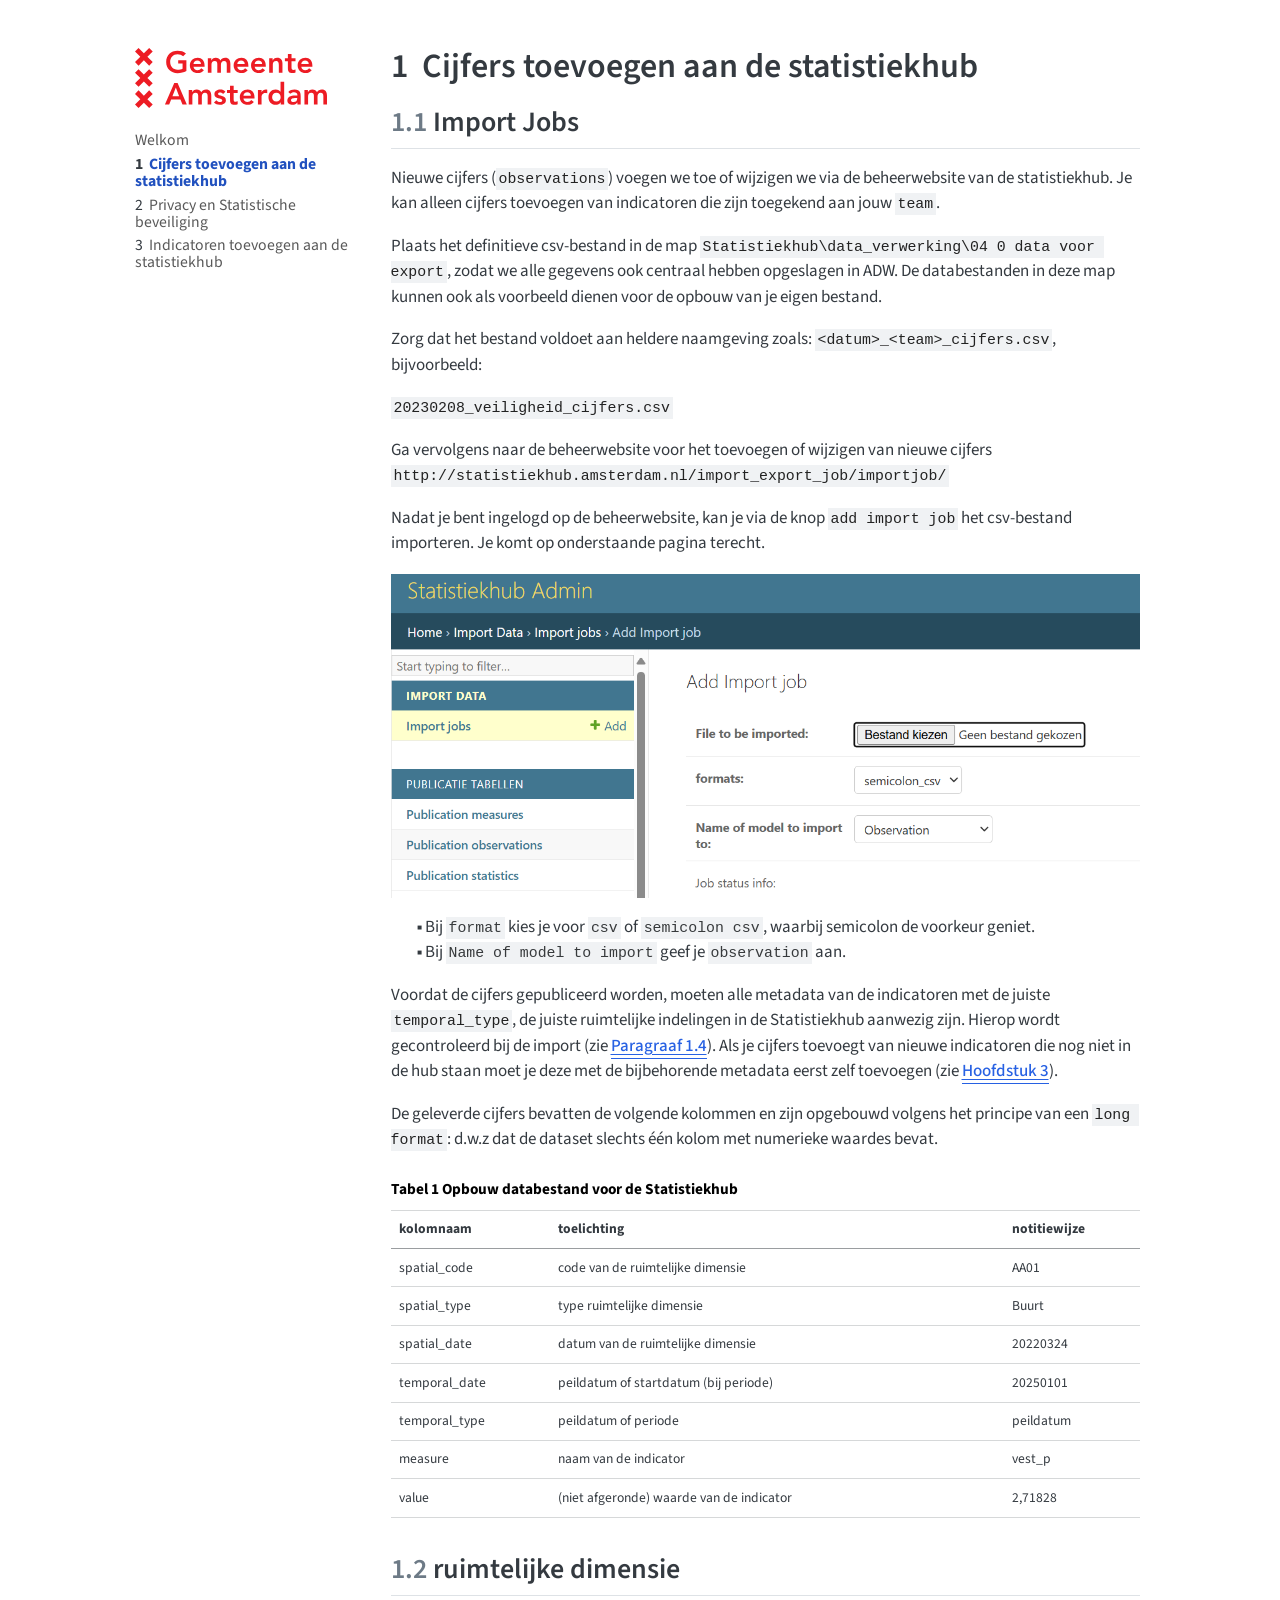
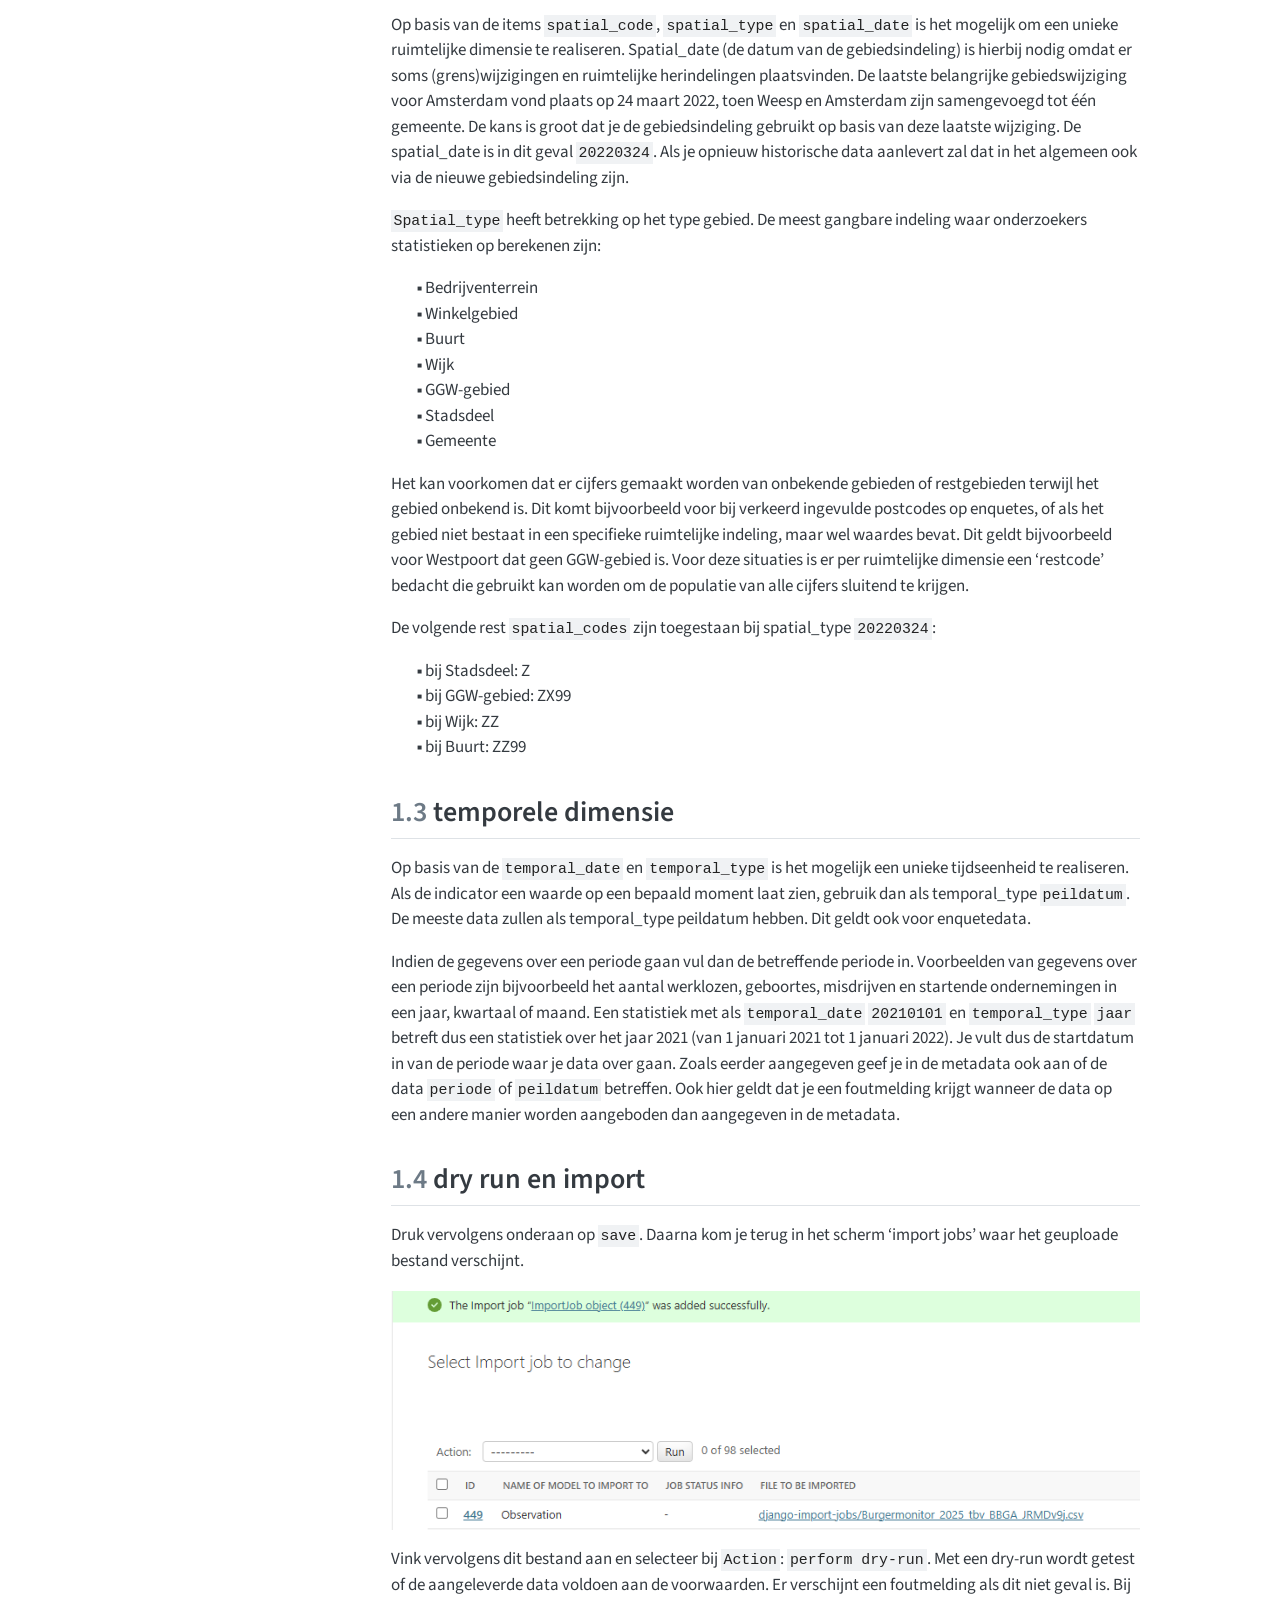
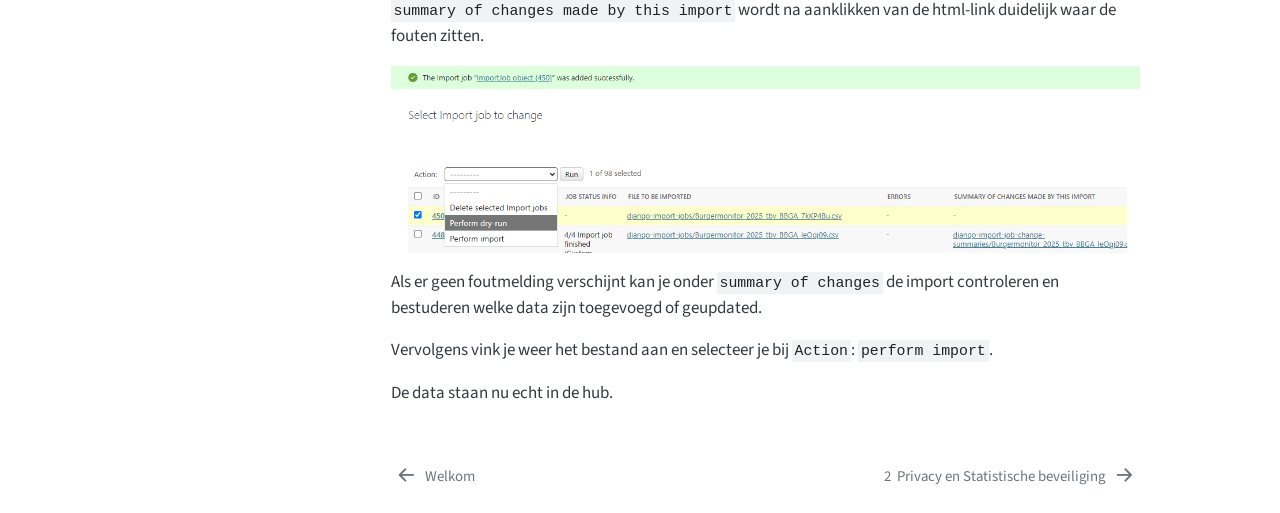
<file: _book/cijfers.html>
<!DOCTYPE html>
<html xmlns="http://www.w3.org/1999/xhtml" lang="nl" xml:lang="nl"><head>

<meta charset="utf-8">
<meta name="generator" content="quarto-1.9.38">

<meta name="viewport" content="width=device-width, initial-scale=1.0, user-scalable=yes">


<title>1&nbsp; Cijfers toevoegen aan de statistiekhub – Handleiding Statistiekhub</title>
<style>
/* Default styles provided by pandoc.
** See https://pandoc.org/MANUAL.html#variables-for-html for config info.
*/
code{white-space: pre-wrap;}
span.smallcaps{font-variant: small-caps;}
div.columns{display: flex; gap: min(4vw, 1.5em);}
div.column{flex: auto; overflow-x: auto;}
div.hanging-indent{margin-left: 1.5em; text-indent: -1.5em;}
ul.task-list{list-style: none;}
ul.task-list li input[type="checkbox"] {
  width: 0.8em;
  margin: 0 0.8em 0.2em -1em; /* quarto-specific, see https://github.com/quarto-dev/quarto-cli/issues/4556 */ 
  vertical-align: middle;
}
</style>


<script src="site_libs/quarto-nav/quarto-nav.js"></script>
<script src="site_libs/quarto-nav/headroom.min.js"></script>
<script src="site_libs/clipboard/clipboard.min.js"></script>
<script src="site_libs/quarto-search/autocomplete.umd.js"></script>
<script src="site_libs/quarto-search/fuse.min.js"></script>
<script src="site_libs/quarto-search/quarto-search.js"></script>
<meta name="quarto:offset" content="./">
<link href="./privacy.html" rel="next">
<link href="./index.html" rel="prev">
<link href="./images/basis_variant_4_rgb.png" rel="icon" type="image/png">
<script src="site_libs/quarto-html/quarto.js" type="module"></script>
<script src="site_libs/quarto-html/tabsets/tabsets.js" type="module"></script>
<script src="site_libs/quarto-html/popper.min.js"></script>
<script src="site_libs/quarto-html/tippy.umd.min.js"></script>
<script src="site_libs/quarto-html/anchor.min.js"></script>
<link href="site_libs/quarto-html/tippy.css" rel="stylesheet">
<link href="site_libs/quarto-html/quarto-syntax-highlighting-15634bcf2e68342d4ad2dfa704d543f6.css" rel="stylesheet" id="quarto-text-highlighting-styles">
<script src="site_libs/bootstrap/bootstrap.min.js"></script>
<link href="site_libs/bootstrap/bootstrap-icons.css" rel="stylesheet">
<link href="site_libs/bootstrap/bootstrap-80e34d1e6d31c1184f6d795251187ee6.min.css" rel="stylesheet" append-hash="true" id="quarto-bootstrap" data-mode="light">
<script id="quarto-search-options" type="application/json">{
  "location": "navbar",
  "copy-button": false,
  "collapse-after": 3,
  "panel-placement": "end",
  "type": "overlay",
  "limit": 50,
  "keyboard-shortcut": [
    "f",
    "/",
    "s"
  ],
  "show-item-context": false,
  "language": {
    "search-no-results-text": "Geen resultaten",
    "search-matching-documents-text": "Gevonden documenten",
    "search-copy-link-title": "Kopieer link om te zoeken",
    "search-hide-matches-text": "Extra overeenkomsten verbergen",
    "search-more-match-text": "meer overeenkomst in dit document",
    "search-more-matches-text": "meer overeenkomsten in dit document",
    "search-clear-button-title": "Wissen",
    "search-text-placeholder": "",
    "search-detached-cancel-button-title": "Annuleren",
    "search-submit-button-title": "Verzenden",
    "search-label": "Zoeken"
  }
}</script>


</head>

<body class="nav-sidebar floating nav-fixed fullcontent quarto-light">

<div id="quarto-search-results"></div>
  <header id="quarto-header" class="headroom fixed-top">
    <nav class="navbar navbar-expand-lg " data-bs-theme="dark">
      <div class="navbar-container container-fluid">
        <div class="quarto-navbar-tools tools-end">
</div>
      </div> <!-- /container-fluid -->
    </nav>
  <nav class="quarto-secondary-nav">
    <div class="container-fluid d-flex">
      <button type="button" class="quarto-btn-toggle btn" data-bs-toggle="collapse" role="button" data-bs-target=".quarto-sidebar-collapse-item" aria-controls="quarto-sidebar" aria-expanded="false" aria-label="Schakel zijbalknavigatie" onclick="if (window.quartoToggleHeadroom) { window.quartoToggleHeadroom(); }">
        <i class="bi bi-layout-text-sidebar-reverse"></i>
      </button>
        <nav class="quarto-page-breadcrumbs" aria-label="breadcrumb"><ol class="breadcrumb"><li class="breadcrumb-item"><a href="./cijfers.html"><span class="chapter-number">1</span>&nbsp; <span class="chapter-title">Cijfers toevoegen aan de statistiekhub</span></a></li></ol></nav>
        <a class="flex-grow-1" role="navigation" data-bs-toggle="collapse" data-bs-target=".quarto-sidebar-collapse-item" aria-controls="quarto-sidebar" aria-expanded="false" aria-label="Schakel zijbalknavigatie" onclick="if (window.quartoToggleHeadroom) { window.quartoToggleHeadroom(); }">      
        </a>
    </div>
  </nav>
</header>
<!-- content -->
<div id="quarto-content" class="quarto-container page-columns page-rows-contents page-layout-article page-navbar">
<!-- sidebar -->
  <nav id="quarto-sidebar" class="sidebar collapse collapse-horizontal quarto-sidebar-collapse-item sidebar-navigation floating overflow-auto">
    <div class="pt-lg-2 mt-2 text-left sidebar-header sidebar-header-stacked">
      <a href="./index.html" class="sidebar-logo-link">
      <img src="./images/logo-gemeente-amsterdam-large.svg" alt="" class="sidebar-logo light-content py-0 d-lg-inline d-none">
      <img src="./images/logo-gemeente-amsterdam-large.svg" alt="" class="sidebar-logo dark-content py-0 d-lg-inline d-none">
      </a>
      </div>
    <div class="sidebar-menu-container"> 
    <ul class="list-unstyled mt-1">
        <li class="sidebar-item">
  <div class="sidebar-item-container"> 
  <a href="./index.html" class="sidebar-item-text sidebar-link">
 <span class="menu-text">Welkom</span></a>
  </div>
</li>
        <li class="sidebar-item">
  <div class="sidebar-item-container"> 
  <a href="./cijfers.html" class="sidebar-item-text sidebar-link active">
 <span class="menu-text"><span class="chapter-number">1</span>&nbsp; <span class="chapter-title">Cijfers toevoegen aan de statistiekhub</span></span></a>
  </div>
</li>
        <li class="sidebar-item">
  <div class="sidebar-item-container"> 
  <a href="./privacy.html" class="sidebar-item-text sidebar-link">
 <span class="menu-text"><span class="chapter-number">2</span>&nbsp; <span class="chapter-title">Privacy en Statistische beveiliging</span></span></a>
  </div>
</li>
        <li class="sidebar-item">
  <div class="sidebar-item-container"> 
  <a href="./indicatoren.html" class="sidebar-item-text sidebar-link">
 <span class="menu-text"><span class="chapter-number">3</span>&nbsp; <span class="chapter-title">Indicatoren toevoegen aan de statistiekhub</span></span></a>
  </div>
</li>
    </ul>
    </div>
</nav>
<div id="quarto-sidebar-glass" class="quarto-sidebar-collapse-item" data-bs-toggle="collapse" data-bs-target=".quarto-sidebar-collapse-item"></div>
<!-- margin-sidebar -->
    
<!-- main -->
<main class="content" id="quarto-document-content">

<header id="title-block-header" class="quarto-title-block default">
<div class="quarto-title">
<h1 class="title"><span id="sec-cijfers" class="quarto-section-identifier"><span class="chapter-number">1</span>&nbsp; <span class="chapter-title">Cijfers toevoegen aan de statistiekhub</span></span></h1>
</div>



<div class="quarto-title-meta">

    
  
    
  </div>
  


</header>


<section id="import-jobs" class="level2" data-number="1.1">
<h2 data-number="1.1" class="anchored" data-anchor-id="import-jobs"><span class="header-section-number">1.1</span> Import Jobs</h2>
<p>Nieuwe cijfers (<code>observations</code>) voegen we toe of wijzigen we via de beheerwebsite van de statistiekhub. Je kan alleen cijfers toevoegen van indicatoren die zijn toegekend aan jouw <code>team</code>.</p>
<p>Plaats het definitieve csv-bestand in de map <code>Statistiekhub\data_verwerking\04 0 data voor export</code>, zodat we alle gegevens ook centraal hebben opgeslagen in ADW. De databestanden in deze map kunnen ook als voorbeeld dienen voor de opbouw van je eigen bestand.</p>
<p>Zorg dat het bestand voldoet aan heldere naamgeving zoals: <code>&lt;datum&gt;_&lt;team&gt;_cijfers.csv</code>, bijvoorbeeld:</p>
<p><code>20230208_veiligheid_cijfers.csv</code></p>
<p>Ga vervolgens naar de beheerwebsite voor het toevoegen of wijzigen van nieuwe cijfers<br>
<code>http://statistiekhub.amsterdam.nl/import_export_job/importjob/</code></p>
<p>Nadat je bent ingelogd op de beheerwebsite, kan je via de knop <code>add import job</code> het csv-bestand importeren. Je komt op onderstaande pagina terecht.</p>
<p><img src="images/hub_import.png" class="img-fluid"></p>
<ul>
<li>Bij <code>format</code> kies je voor <code>csv</code> of <code>semicolon csv</code>, waarbij semicolon de voorkeur geniet.</li>
<li>Bij <code>Name of model to import</code> geef je <code>observation</code> aan.</li>
</ul>
<p>Voordat de cijfers gepubliceerd worden, moeten alle metadata van de indicatoren met de juiste <code>temporal_type</code>, de juiste ruimtelijke indelingen in de Statistiekhub aanwezig zijn. Hierop wordt gecontroleerd bij de import (zie <a href="#sec-dryrun" class="quarto-xref"><span>Paragraaf 1.4</span></a>). Als je cijfers toevoegt van nieuwe indicatoren die nog niet in de hub staan moet je deze met de bijbehorende metadata eerst zelf toevoegen (zie <a href="indicatoren.html" class="quarto-xref"><span>Hoofdstuk 3</span></a>).</p>
<p>De geleverde cijfers bevatten de volgende kolommen en zijn opgebouwd volgens het principe van een <code>long format</code>: d.w.z dat de dataset slechts één kolom met numerieke waardes bevat.</p>
<div style="font-size: 0.8em;">
<table class="caption-top table">
<caption>Tabel 1 Opbouw databestand voor de Statistiekhub</caption>
<colgroup>
<col style="width: 21%">
<col style="width: 60%">
<col style="width: 18%">
</colgroup>
<thead>
<tr class="header">
<th>kolomnaam</th>
<th>toelichting</th>
<th>notitiewijze</th>
</tr>
</thead>
<tbody>
<tr class="odd">
<td>spatial_code</td>
<td>code van de ruimtelijke dimensie</td>
<td>AA01</td>
</tr>
<tr class="even">
<td>spatial_type</td>
<td>type ruimtelijke dimensie</td>
<td>Buurt</td>
</tr>
<tr class="odd">
<td>spatial_date</td>
<td>datum van de ruimtelijke dimensie</td>
<td>20220324</td>
</tr>
<tr class="even">
<td>temporal_date</td>
<td>peildatum of startdatum (bij periode)</td>
<td>20250101</td>
</tr>
<tr class="odd">
<td>temporal_type</td>
<td>peildatum of periode</td>
<td>peildatum</td>
</tr>
<tr class="even">
<td>measure</td>
<td>naam van de indicator</td>
<td>vest_p</td>
</tr>
<tr class="odd">
<td>value</td>
<td>(niet afgeronde) waarde van de indicator</td>
<td>2,71828</td>
</tr>
</tbody>
</table>
</div>
</section>
<section id="ruimtelijke-dimensie" class="level2" data-number="1.2">
<h2 data-number="1.2" class="anchored" data-anchor-id="ruimtelijke-dimensie"><span class="header-section-number">1.2</span> ruimtelijke dimensie</h2>
<p>Op basis van de items <code>spatial_code</code>, <code>spatial_type</code> en <code>spatial_date</code> is het mogelijk om een unieke ruimtelijke dimensie te realiseren. Spatial_date (de datum van de gebiedsindeling) is hierbij nodig omdat er soms (grens)wijzigingen en ruimtelijke herindelingen plaatsvinden. De laatste belangrijke gebiedswijziging voor Amsterdam vond plaats op 24 maart 2022, toen Weesp en Amsterdam zijn samengevoegd tot één gemeente. De kans is groot dat je de gebiedsindeling gebruikt op basis van deze laatste wijziging. De spatial_date is in dit geval <code>20220324</code>. Als je opnieuw historische data aanlevert zal dat in het algemeen ook via de nieuwe gebiedsindeling zijn.</p>
<p><code>Spatial_type</code> heeft betrekking op het type gebied. De meest gangbare indeling waar onderzoekers statistieken op berekenen zijn:</p>
<ul>
<li>Bedrijventerrein<br>
</li>
<li>Winkelgebied<br>
</li>
<li>Buurt<br>
</li>
<li>Wijk<br>
</li>
<li>GGW-gebied<br>
</li>
<li>Stadsdeel<br>
</li>
<li>Gemeente</li>
</ul>
<p>Het kan voorkomen dat er cijfers gemaakt worden van onbekende gebieden of restgebieden terwijl het gebied onbekend is. Dit komt bijvoorbeeld voor bij verkeerd ingevulde postcodes op enquetes, of als het gebied niet bestaat in een specifieke ruimtelijke indeling, maar wel waardes bevat. Dit geldt bijvoorbeeld voor Westpoort dat geen GGW-gebied is. Voor deze situaties is er per ruimtelijke dimensie een ‘restcode’ bedacht die gebruikt kan worden om de populatie van alle cijfers sluitend te krijgen.</p>
<p>De volgende rest <code>spatial_codes</code> zijn toegestaan bij spatial_type <code>20220324</code>:</p>
<ul>
<li>bij Stadsdeel: Z<br>
</li>
<li>bij GGW-gebied: ZX99<br>
</li>
<li>bij Wijk: ZZ<br>
</li>
<li>bij Buurt: ZZ99</li>
</ul>
</section>
<section id="temporele-dimensie" class="level2" data-number="1.3">
<h2 data-number="1.3" class="anchored" data-anchor-id="temporele-dimensie"><span class="header-section-number">1.3</span> temporele dimensie</h2>
<p>Op basis van de <code>temporal_date</code> en <code>temporal_type</code> is het mogelijk een unieke tijdseenheid te realiseren. Als de indicator een waarde op een bepaald moment laat zien, gebruik dan als temporal_type <code>peildatum</code>. De meeste data zullen als temporal_type peildatum hebben. Dit geldt ook voor enquetedata.</p>
<p>Indien de gegevens over een periode gaan vul dan de betreffende periode in. Voorbeelden van gegevens over een periode zijn bijvoorbeeld het aantal werklozen, geboortes, misdrijven en startende ondernemingen in een jaar, kwartaal of maand. Een statistiek met als <code>temporal_date</code> <code>20210101</code> en <code>temporal_type</code> <code>jaar</code> betreft dus een statistiek over het jaar 2021 (van 1 januari 2021 tot 1 januari 2022). Je vult dus de startdatum in van de periode waar je data over gaan. Zoals eerder aangegeven geef je in de metadata ook aan of de data <code>periode</code> of <code>peildatum</code> betreffen. Ook hier geldt dat je een foutmelding krijgt wanneer de data op een andere manier worden aangeboden dan aangegeven in de metadata.</p>
</section>
<section id="sec-dryrun" class="level2" data-number="1.4">
<h2 data-number="1.4" class="anchored" data-anchor-id="sec-dryrun"><span class="header-section-number">1.4</span> dry run en import</h2>
<p>Druk vervolgens onderaan op <code>save</code>. Daarna kom je terug in het scherm ‘import jobs’ waar het geuploade bestand verschijnt.</p>
<p><img src="images/hub_import2.png" class="img-fluid"></p>
<p>Vink vervolgens dit bestand aan en selecteer bij <code>Action</code>: <code>perform dry-run</code>. Met een dry-run wordt getest of de aangeleverde data voldoen aan de voorwaarden. Er verschijnt een foutmelding als dit niet geval is. Bij <code>summary of changes made by this import</code> wordt na aanklikken van de html-link duidelijk waar de fouten zitten.</p>
<p><img src="images/hub_import1.png" class="img-fluid"></p>
<p>Als er geen foutmelding verschijnt kan je onder <code>summary of changes</code> de import controleren en bestuderen welke data zijn toegevoegd of geupdated.</p>
<p>Vervolgens vink je weer het bestand aan en selecteer je bij <code>Action</code>: <code>perform import</code>.</p>
<p>De data staan nu echt in de hub.</p>


</section>

</main> <!-- /main -->
<script id="quarto-html-after-body" type="application/javascript">
  window.document.addEventListener("DOMContentLoaded", function (event) {
    const icon = "";
    const anchorJS = new window.AnchorJS();
    anchorJS.options = {
      placement: 'right',
      icon: icon
    };
    anchorJS.add('.anchored');
    const isCodeAnnotation = (el) => {
      for (const clz of el.classList) {
        if (clz.startsWith('code-annotation-')) {                     
          return true;
        }
      }
      return false;
    }
    const onCopySuccess = function(e) {
      // button target
      const button = e.trigger;
      // don't keep focus
      button.blur();
      // flash "checked"
      button.classList.add('code-copy-button-checked');
      var currentTitle = button.getAttribute("title");
      button.setAttribute("title", "Gekopieerd!");
      let tooltip;
      if (window.bootstrap) {
        button.setAttribute("data-bs-toggle", "tooltip");
        button.setAttribute("data-bs-placement", "left");
        button.setAttribute("data-bs-title", "Gekopieerd!");
        tooltip = new bootstrap.Tooltip(button, 
          { trigger: "manual", 
            customClass: "code-copy-button-tooltip",
            offset: [0, -8]});
        tooltip.show();    
      }
      setTimeout(function() {
        if (tooltip) {
          tooltip.hide();
          button.removeAttribute("data-bs-title");
          button.removeAttribute("data-bs-toggle");
          button.removeAttribute("data-bs-placement");
        }
        button.setAttribute("title", currentTitle);
        button.classList.remove('code-copy-button-checked');
      }, 1000);
      // clear code selection
      e.clearSelection();
    }
    const getTextToCopy = function(trigger) {
      const outerScaffold = trigger.parentElement.cloneNode(true);
      const codeEl = outerScaffold.querySelector('code');
      for (const childEl of codeEl.children) {
        if (isCodeAnnotation(childEl)) {
          childEl.remove();
        }
      }
      return codeEl.innerText;
    }
    const clipboard = new window.ClipboardJS('.code-copy-button:not([data-in-quarto-modal])', {
      text: getTextToCopy
    });
    clipboard.on('success', onCopySuccess);
    if (window.document.getElementById('quarto-embedded-source-code-modal')) {
      const clipboardModal = new window.ClipboardJS('.code-copy-button[data-in-quarto-modal]', {
        text: getTextToCopy,
        container: window.document.getElementById('quarto-embedded-source-code-modal')
      });
      clipboardModal.on('success', onCopySuccess);
    }
      var localhostRegex = new RegExp(/^(?:http|https):\/\/localhost\:?[0-9]*\//);
      var mailtoRegex = new RegExp(/^mailto:/);
        var filterRegex = new RegExp("https:\/\/statistiekhub\.amsterdam\.nl\/");
      var isInternal = (href) => {
          return filterRegex.test(href) || localhostRegex.test(href) || mailtoRegex.test(href);
      }
      // Inspect non-navigation links and adorn them if external
     var links = window.document.querySelectorAll('a[href]:not(.nav-link):not(.navbar-brand):not(.toc-action):not(.sidebar-link):not(.sidebar-item-toggle):not(.pagination-link):not(.no-external):not([aria-hidden]):not(.dropdown-item):not(.quarto-navigation-tool):not(.about-link)');
      for (var i=0; i<links.length; i++) {
        const link = links[i];
        if (!isInternal(link.href)) {
          // undo the damage that might have been done by quarto-nav.js in the case of
          // links that we want to consider external
          if (link.dataset.originalHref !== undefined) {
            link.href = link.dataset.originalHref;
          }
        }
      }
    function tippyHover(el, contentFn, onTriggerFn, onUntriggerFn) {
      const config = {
        allowHTML: true,
        maxWidth: 500,
        delay: 100,
        arrow: false,
        appendTo: function(el) {
            return el.parentElement;
        },
        interactive: true,
        interactiveBorder: 10,
        theme: 'quarto',
        placement: 'bottom-start',
      };
      if (contentFn) {
        config.content = contentFn;
      }
      if (onTriggerFn) {
        config.onTrigger = onTriggerFn;
      }
      if (onUntriggerFn) {
        config.onUntrigger = onUntriggerFn;
      }
      window.tippy(el, config); 
    }
    const noterefs = window.document.querySelectorAll('a[role="doc-noteref"]');
    for (var i=0; i<noterefs.length; i++) {
      const ref = noterefs[i];
      tippyHover(ref, function() {
        // use id or data attribute instead here
        let href = ref.getAttribute('data-footnote-href') || ref.getAttribute('href');
        try { href = new URL(href).hash; } catch {}
        const id = href.replace(/^#\/?/, "");
        const note = window.document.getElementById(id);
        if (note) {
          return note.innerHTML;
        } else {
          return "";
        }
      });
    }
    const xrefs = window.document.querySelectorAll('a.quarto-xref');
    const processXRef = (id, note) => {
      // Strip column container classes
      const stripColumnClz = (el) => {
        el.classList.remove("page-full", "page-columns");
        if (el.children) {
          for (const child of el.children) {
            stripColumnClz(child);
          }
        }
      }
      stripColumnClz(note)
      if (id === null || id.startsWith('sec-')) {
        // Special case sections, only their first couple elements
        const container = document.createElement("div");
        if (note.children && note.children.length > 2) {
          container.appendChild(note.children[0].cloneNode(true));
          for (let i = 1; i < note.children.length; i++) {
            const child = note.children[i];
            if (child.tagName === "P" && child.innerText === "") {
              continue;
            } else {
              container.appendChild(child.cloneNode(true));
              break;
            }
          }
          if (window.Quarto?.typesetMath) {
            window.Quarto.typesetMath(container);
          }
          return container.innerHTML
        } else {
          if (window.Quarto?.typesetMath) {
            window.Quarto.typesetMath(note);
          }
          return note.innerHTML;
        }
      } else {
        // Remove any anchor links if they are present
        const anchorLink = note.querySelector('a.anchorjs-link');
        if (anchorLink) {
          anchorLink.remove();
        }
        if (window.Quarto?.typesetMath) {
          window.Quarto.typesetMath(note);
        }
        if (note.classList.contains("callout")) {
          return note.outerHTML;
        } else {
          return note.innerHTML;
        }
      }
    }
    for (var i=0; i<xrefs.length; i++) {
      const xref = xrefs[i];
      tippyHover(xref, undefined, function(instance) {
        instance.disable();
        let url = xref.getAttribute('href');
        let hash = undefined; 
        if (url.startsWith('#')) {
          hash = url;
        } else {
          try { hash = new URL(url).hash; } catch {}
        }
        if (hash) {
          const id = hash.replace(/^#\/?/, "");
          const note = window.document.getElementById(id);
          if (note !== null) {
            try {
              const html = processXRef(id, note.cloneNode(true));
              instance.setContent(html);
            } finally {
              instance.enable();
              instance.show();
            }
          } else {
            // See if we can fetch this
            fetch(url.split('#')[0])
            .then(res => res.text())
            .then(html => {
              const parser = new DOMParser();
              const htmlDoc = parser.parseFromString(html, "text/html");
              const note = htmlDoc.getElementById(id);
              if (note !== null) {
                const html = processXRef(id, note);
                instance.setContent(html);
              } 
            }).finally(() => {
              instance.enable();
              instance.show();
            });
          }
        } else {
          // See if we can fetch a full url (with no hash to target)
          // This is a special case and we should probably do some content thinning / targeting
          fetch(url)
          .then(res => res.text())
          .then(html => {
            const parser = new DOMParser();
            const htmlDoc = parser.parseFromString(html, "text/html");
            const note = htmlDoc.querySelector('main.content');
            if (note !== null) {
              // This should only happen for chapter cross references
              // (since there is no id in the URL)
              // remove the first header
              if (note.children.length > 0 && note.children[0].tagName === "HEADER") {
                note.children[0].remove();
              }
              const html = processXRef(null, note);
              instance.setContent(html);
            } 
          }).finally(() => {
            instance.enable();
            instance.show();
          });
        }
      }, function(instance) {
      });
    }
        let selectedAnnoteEl;
        const selectorForAnnotation = ( cell, annotation) => {
          let cellAttr = 'data-code-cell="' + cell + '"';
          let lineAttr = 'data-code-annotation="' +  annotation + '"';
          const selector = 'span[' + cellAttr + '][' + lineAttr + ']';
          return selector;
        }
        const selectCodeLines = (annoteEl) => {
          const doc = window.document;
          const targetCell = annoteEl.getAttribute("data-target-cell");
          const targetAnnotation = annoteEl.getAttribute("data-target-annotation");
          const annoteSpan = window.document.querySelector(selectorForAnnotation(targetCell, targetAnnotation));
          const lines = annoteSpan.getAttribute("data-code-lines").split(",");
          const lineIds = lines.map((line) => {
            return targetCell + "-" + line;
          })
          let top = null;
          let height = null;
          let parent = null;
          if (lineIds.length > 0) {
              //compute the position of the single el (top and bottom and make a div)
              const el = window.document.getElementById(lineIds[0]);
              top = el.offsetTop;
              height = el.offsetHeight;
              parent = el.parentElement.parentElement;
            if (lineIds.length > 1) {
              const lastEl = window.document.getElementById(lineIds[lineIds.length - 1]);
              const bottom = lastEl.offsetTop + lastEl.offsetHeight;
              height = bottom - top;
            }
            if (top !== null && height !== null && parent !== null) {
              // cook up a div (if necessary) and position it 
              let div = window.document.getElementById("code-annotation-line-highlight");
              if (div === null) {
                div = window.document.createElement("div");
                div.setAttribute("id", "code-annotation-line-highlight");
                div.style.position = 'absolute';
                parent.appendChild(div);
              }
              div.style.top = top - 2 + "px";
              div.style.height = height + 4 + "px";
              div.style.left = 0;
              let gutterDiv = window.document.getElementById("code-annotation-line-highlight-gutter");
              if (gutterDiv === null) {
                gutterDiv = window.document.createElement("div");
                gutterDiv.setAttribute("id", "code-annotation-line-highlight-gutter");
                gutterDiv.style.position = 'absolute';
                const codeCell = window.document.getElementById(targetCell);
                const gutter = codeCell.querySelector('.code-annotation-gutter');
                gutter.appendChild(gutterDiv);
              }
              gutterDiv.style.top = top - 2 + "px";
              gutterDiv.style.height = height + 4 + "px";
            }
            selectedAnnoteEl = annoteEl;
          }
        };
        const unselectCodeLines = () => {
          const elementsIds = ["code-annotation-line-highlight", "code-annotation-line-highlight-gutter"];
          elementsIds.forEach((elId) => {
            const div = window.document.getElementById(elId);
            if (div) {
              div.remove();
            }
          });
          selectedAnnoteEl = undefined;
        };
          // Handle positioning of the toggle
      window.addEventListener(
        "resize",
        throttle(() => {
          elRect = undefined;
          if (selectedAnnoteEl) {
            selectCodeLines(selectedAnnoteEl);
          }
        }, 10)
      );
      function throttle(fn, ms) {
      let throttle = false;
      let timer;
        return (...args) => {
          if(!throttle) { // first call gets through
              fn.apply(this, args);
              throttle = true;
          } else { // all the others get throttled
              if(timer) clearTimeout(timer); // cancel #2
              timer = setTimeout(() => {
                fn.apply(this, args);
                timer = throttle = false;
              }, ms);
          }
        };
      }
        // Attach click handler to the DT
        const annoteDls = window.document.querySelectorAll('dt[data-target-cell]');
        for (const annoteDlNode of annoteDls) {
          annoteDlNode.addEventListener('click', (event) => {
            const clickedEl = event.target;
            if (clickedEl !== selectedAnnoteEl) {
              unselectCodeLines();
              const activeEl = window.document.querySelector('dt[data-target-cell].code-annotation-active');
              if (activeEl) {
                activeEl.classList.remove('code-annotation-active');
              }
              selectCodeLines(clickedEl);
              clickedEl.classList.add('code-annotation-active');
            } else {
              // Unselect the line
              unselectCodeLines();
              clickedEl.classList.remove('code-annotation-active');
            }
          });
        }
    const findCites = (el) => {
      const parentEl = el.parentElement;
      if (parentEl) {
        const cites = parentEl.dataset.cites;
        if (cites) {
          return {
            el,
            cites: cites.split(' ')
          };
        } else {
          return findCites(el.parentElement)
        }
      } else {
        return undefined;
      }
    };
    var bibliorefs = window.document.querySelectorAll('a[role="doc-biblioref"]');
    for (var i=0; i<bibliorefs.length; i++) {
      const ref = bibliorefs[i];
      const citeInfo = findCites(ref);
      if (citeInfo) {
        tippyHover(citeInfo.el, function() {
          var popup = window.document.createElement('div');
          citeInfo.cites.forEach(function(cite) {
            var citeDiv = window.document.createElement('div');
            citeDiv.classList.add('hanging-indent');
            citeDiv.classList.add('csl-entry');
            var biblioDiv = window.document.getElementById('ref-' + cite);
            if (biblioDiv) {
              citeDiv.innerHTML = biblioDiv.innerHTML;
            }
            popup.appendChild(citeDiv);
          });
          return popup.innerHTML;
        });
      }
    }
  });
  </script>
<nav class="page-navigation">
  <div class="nav-page nav-page-previous">
      <a href="./index.html" class="pagination-link" aria-label="Welkom">
        <i class="bi bi-arrow-left-short"></i> <span class="nav-page-text">Welkom</span>
      </a>          
  </div>
  <div class="nav-page nav-page-next">
      <a href="./privacy.html" class="pagination-link" aria-label="Privacy en Statistische beveiliging">
        <span class="nav-page-text"><span class="chapter-number">2</span>&nbsp; <span class="chapter-title">Privacy en Statistische beveiliging</span></span> <i class="bi bi-arrow-right-short"></i>
      </a>
  </div>
</nav>
</div> <!-- /content -->




</body></html>
</file>
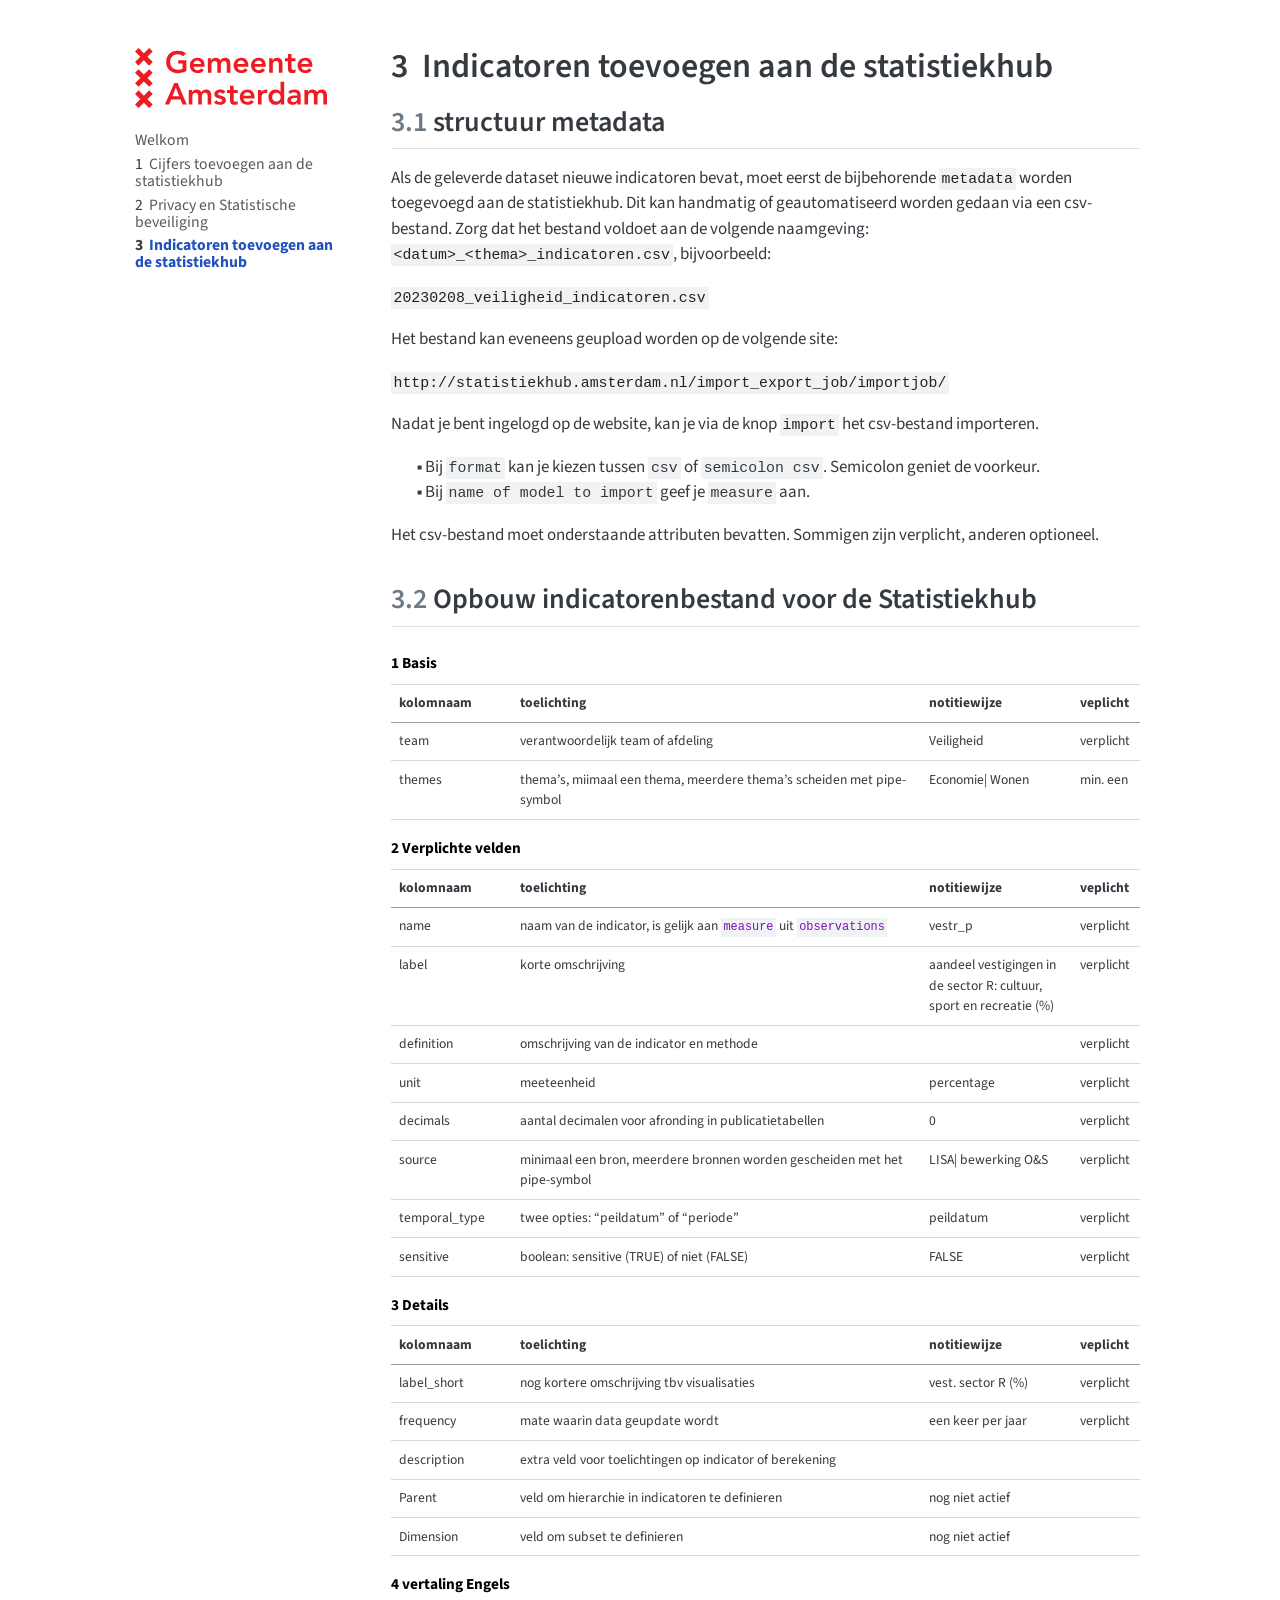
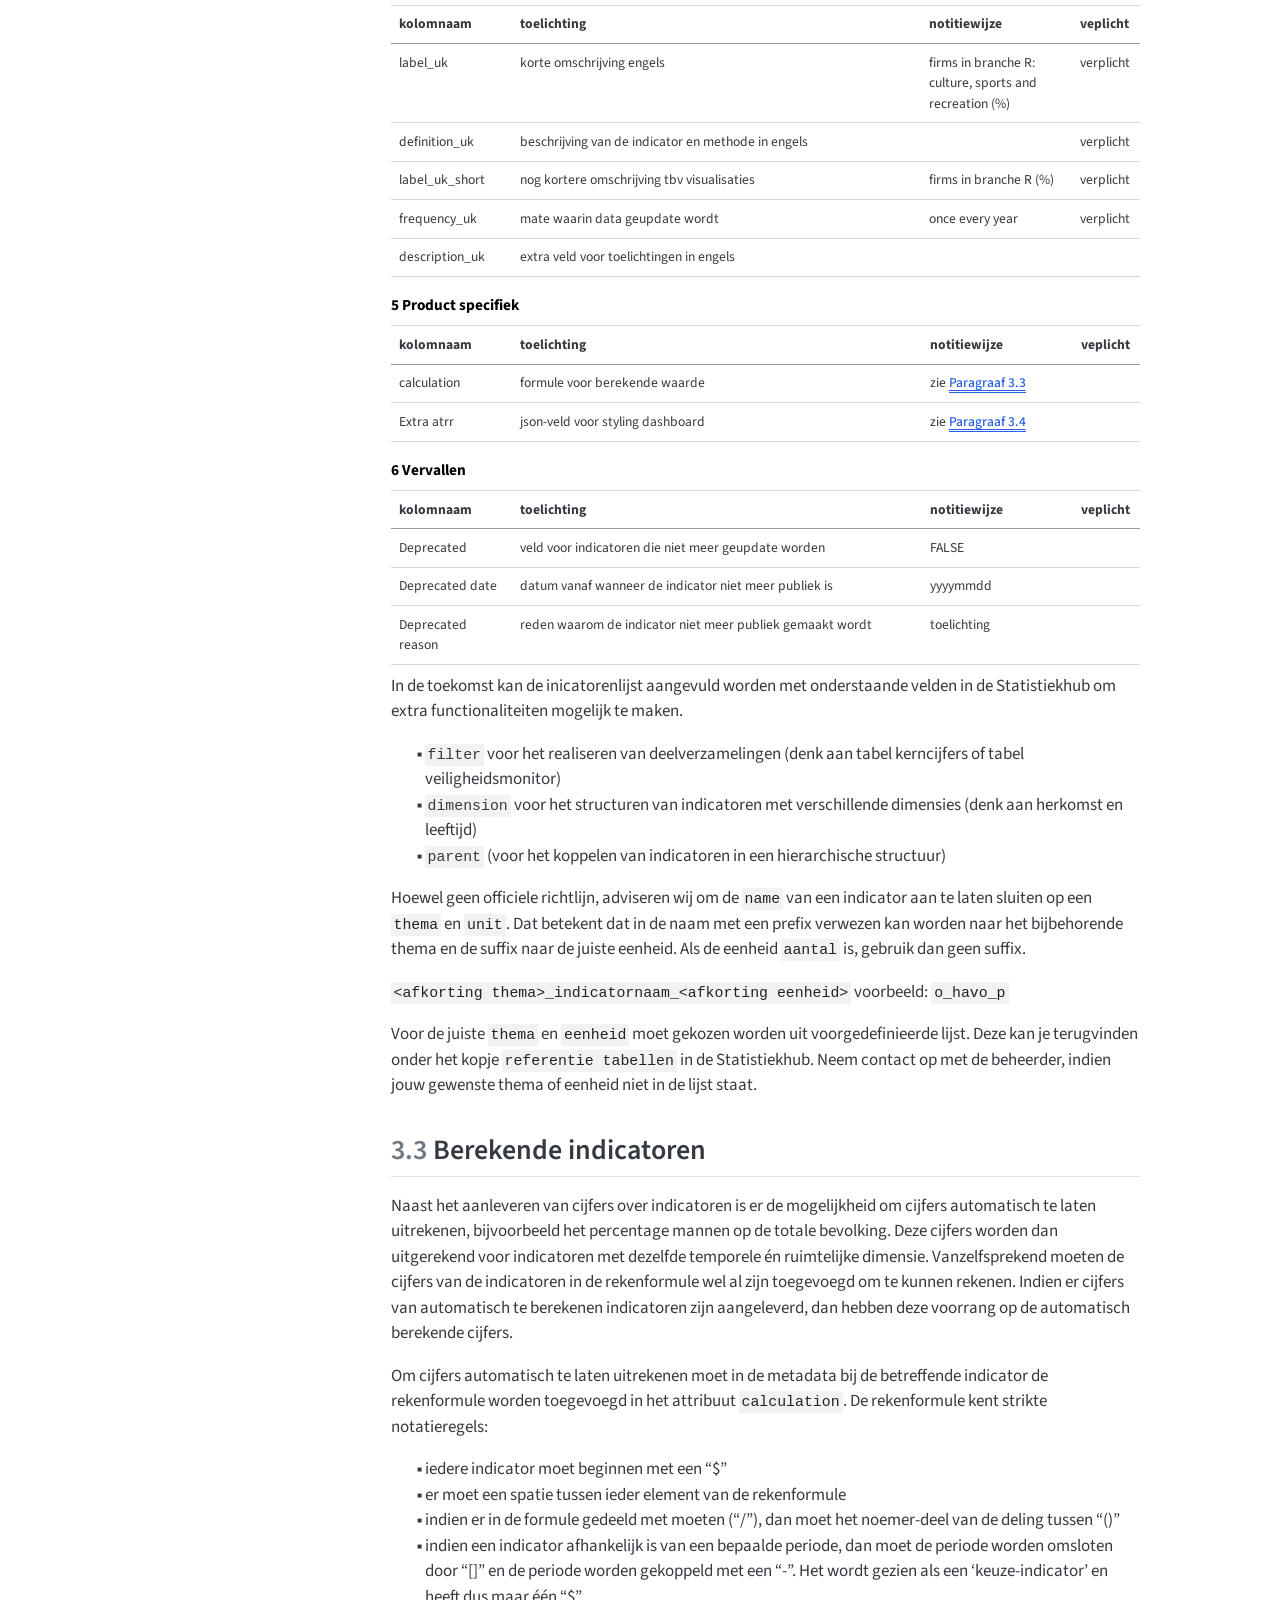
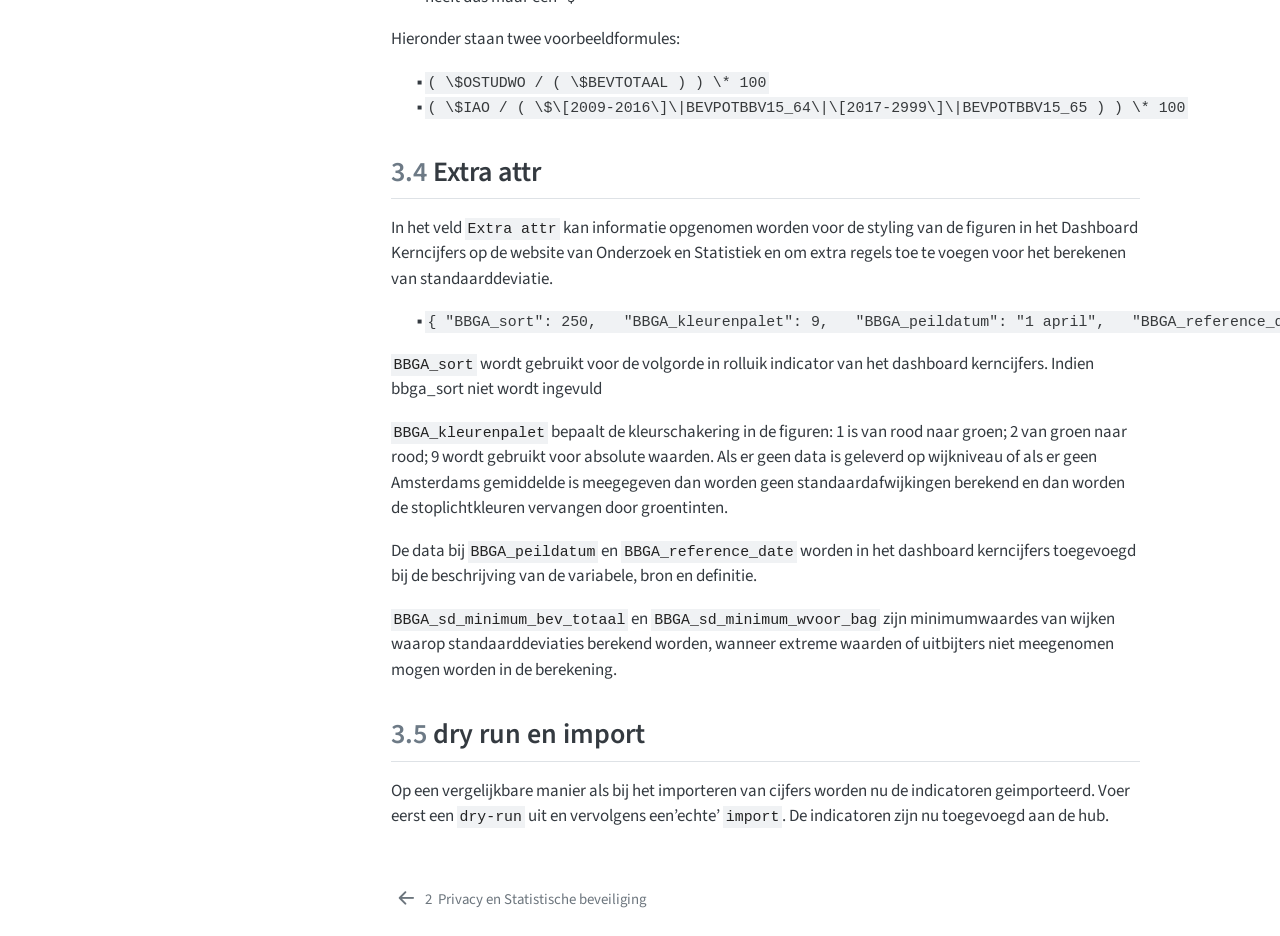
<file: _book/indicatoren.html>
<!DOCTYPE html>
<html xmlns="http://www.w3.org/1999/xhtml" lang="nl" xml:lang="nl"><head>

<meta charset="utf-8">
<meta name="generator" content="quarto-1.9.38">

<meta name="viewport" content="width=device-width, initial-scale=1.0, user-scalable=yes">


<title>3&nbsp; Indicatoren toevoegen aan de statistiekhub – Handleiding Statistiekhub</title>
<style>
/* Default styles provided by pandoc.
** See https://pandoc.org/MANUAL.html#variables-for-html for config info.
*/
code{white-space: pre-wrap;}
span.smallcaps{font-variant: small-caps;}
div.columns{display: flex; gap: min(4vw, 1.5em);}
div.column{flex: auto; overflow-x: auto;}
div.hanging-indent{margin-left: 1.5em; text-indent: -1.5em;}
ul.task-list{list-style: none;}
ul.task-list li input[type="checkbox"] {
  width: 0.8em;
  margin: 0 0.8em 0.2em -1em; /* quarto-specific, see https://github.com/quarto-dev/quarto-cli/issues/4556 */ 
  vertical-align: middle;
}
</style>


<script src="site_libs/quarto-nav/quarto-nav.js"></script>
<script src="site_libs/quarto-nav/headroom.min.js"></script>
<script src="site_libs/clipboard/clipboard.min.js"></script>
<script src="site_libs/quarto-search/autocomplete.umd.js"></script>
<script src="site_libs/quarto-search/fuse.min.js"></script>
<script src="site_libs/quarto-search/quarto-search.js"></script>
<meta name="quarto:offset" content="./">
<link href="./privacy.html" rel="prev">
<link href="./images/basis_variant_4_rgb.png" rel="icon" type="image/png">
<script src="site_libs/quarto-html/quarto.js" type="module"></script>
<script src="site_libs/quarto-html/tabsets/tabsets.js" type="module"></script>
<script src="site_libs/quarto-html/popper.min.js"></script>
<script src="site_libs/quarto-html/tippy.umd.min.js"></script>
<script src="site_libs/quarto-html/anchor.min.js"></script>
<link href="site_libs/quarto-html/tippy.css" rel="stylesheet">
<link href="site_libs/quarto-html/quarto-syntax-highlighting-15634bcf2e68342d4ad2dfa704d543f6.css" rel="stylesheet" id="quarto-text-highlighting-styles">
<script src="site_libs/bootstrap/bootstrap.min.js"></script>
<link href="site_libs/bootstrap/bootstrap-icons.css" rel="stylesheet">
<link href="site_libs/bootstrap/bootstrap-80e34d1e6d31c1184f6d795251187ee6.min.css" rel="stylesheet" append-hash="true" id="quarto-bootstrap" data-mode="light">
<script id="quarto-search-options" type="application/json">{
  "location": "navbar",
  "copy-button": false,
  "collapse-after": 3,
  "panel-placement": "end",
  "type": "overlay",
  "limit": 50,
  "keyboard-shortcut": [
    "f",
    "/",
    "s"
  ],
  "show-item-context": false,
  "language": {
    "search-no-results-text": "Geen resultaten",
    "search-matching-documents-text": "Gevonden documenten",
    "search-copy-link-title": "Kopieer link om te zoeken",
    "search-hide-matches-text": "Extra overeenkomsten verbergen",
    "search-more-match-text": "meer overeenkomst in dit document",
    "search-more-matches-text": "meer overeenkomsten in dit document",
    "search-clear-button-title": "Wissen",
    "search-text-placeholder": "",
    "search-detached-cancel-button-title": "Annuleren",
    "search-submit-button-title": "Verzenden",
    "search-label": "Zoeken"
  }
}</script>


</head>

<body class="nav-sidebar floating nav-fixed fullcontent quarto-light">

<div id="quarto-search-results"></div>
  <header id="quarto-header" class="headroom fixed-top">
    <nav class="navbar navbar-expand-lg " data-bs-theme="dark">
      <div class="navbar-container container-fluid">
        <div class="quarto-navbar-tools tools-end">
</div>
      </div> <!-- /container-fluid -->
    </nav>
  <nav class="quarto-secondary-nav">
    <div class="container-fluid d-flex">
      <button type="button" class="quarto-btn-toggle btn" data-bs-toggle="collapse" role="button" data-bs-target=".quarto-sidebar-collapse-item" aria-controls="quarto-sidebar" aria-expanded="false" aria-label="Schakel zijbalknavigatie" onclick="if (window.quartoToggleHeadroom) { window.quartoToggleHeadroom(); }">
        <i class="bi bi-layout-text-sidebar-reverse"></i>
      </button>
        <nav class="quarto-page-breadcrumbs" aria-label="breadcrumb"><ol class="breadcrumb"><li class="breadcrumb-item"><a href="./indicatoren.html"><span class="chapter-number">3</span>&nbsp; <span class="chapter-title">Indicatoren toevoegen aan de statistiekhub</span></a></li></ol></nav>
        <a class="flex-grow-1" role="navigation" data-bs-toggle="collapse" data-bs-target=".quarto-sidebar-collapse-item" aria-controls="quarto-sidebar" aria-expanded="false" aria-label="Schakel zijbalknavigatie" onclick="if (window.quartoToggleHeadroom) { window.quartoToggleHeadroom(); }">      
        </a>
    </div>
  </nav>
</header>
<!-- content -->
<div id="quarto-content" class="quarto-container page-columns page-rows-contents page-layout-article page-navbar">
<!-- sidebar -->
  <nav id="quarto-sidebar" class="sidebar collapse collapse-horizontal quarto-sidebar-collapse-item sidebar-navigation floating overflow-auto">
    <div class="pt-lg-2 mt-2 text-left sidebar-header sidebar-header-stacked">
      <a href="./index.html" class="sidebar-logo-link">
      <img src="./images/logo-gemeente-amsterdam-large.svg" alt="" class="sidebar-logo light-content py-0 d-lg-inline d-none">
      <img src="./images/logo-gemeente-amsterdam-large.svg" alt="" class="sidebar-logo dark-content py-0 d-lg-inline d-none">
      </a>
      </div>
    <div class="sidebar-menu-container"> 
    <ul class="list-unstyled mt-1">
        <li class="sidebar-item">
  <div class="sidebar-item-container"> 
  <a href="./index.html" class="sidebar-item-text sidebar-link">
 <span class="menu-text">Welkom</span></a>
  </div>
</li>
        <li class="sidebar-item">
  <div class="sidebar-item-container"> 
  <a href="./cijfers.html" class="sidebar-item-text sidebar-link">
 <span class="menu-text"><span class="chapter-number">1</span>&nbsp; <span class="chapter-title">Cijfers toevoegen aan de statistiekhub</span></span></a>
  </div>
</li>
        <li class="sidebar-item">
  <div class="sidebar-item-container"> 
  <a href="./privacy.html" class="sidebar-item-text sidebar-link">
 <span class="menu-text"><span class="chapter-number">2</span>&nbsp; <span class="chapter-title">Privacy en Statistische beveiliging</span></span></a>
  </div>
</li>
        <li class="sidebar-item">
  <div class="sidebar-item-container"> 
  <a href="./indicatoren.html" class="sidebar-item-text sidebar-link active">
 <span class="menu-text"><span class="chapter-number">3</span>&nbsp; <span class="chapter-title">Indicatoren toevoegen aan de statistiekhub</span></span></a>
  </div>
</li>
    </ul>
    </div>
</nav>
<div id="quarto-sidebar-glass" class="quarto-sidebar-collapse-item" data-bs-toggle="collapse" data-bs-target=".quarto-sidebar-collapse-item"></div>
<!-- margin-sidebar -->
    
<!-- main -->
<main class="content" id="quarto-document-content">

<header id="title-block-header" class="quarto-title-block default">
<div class="quarto-title">
<h1 class="title"><span id="sec-indicatoren" class="quarto-section-identifier"><span class="chapter-number">3</span>&nbsp; <span class="chapter-title">Indicatoren toevoegen aan de statistiekhub</span></span></h1>
</div>



<div class="quarto-title-meta">

    
  
    
  </div>
  


</header>


<section id="structuur-metadata" class="level2" data-number="3.1">
<h2 data-number="3.1" class="anchored" data-anchor-id="structuur-metadata"><span class="header-section-number">3.1</span> structuur metadata</h2>
<p>Als de geleverde dataset nieuwe indicatoren bevat, moet eerst de bijbehorende <code>metadata</code> worden toegevoegd aan de statistiekhub. Dit kan handmatig of geautomatiseerd worden gedaan via een csv-bestand. Zorg dat het bestand voldoet aan de volgende naamgeving: <code>&lt;datum&gt;_&lt;thema&gt;_indicatoren.csv</code>, bijvoorbeeld:</p>
<p><code>20230208_veiligheid_indicatoren.csv</code></p>
<p>Het bestand kan eveneens geupload worden op de volgende site:</p>
<p><code>http://statistiekhub.amsterdam.nl/import_export_job/importjob/</code></p>
<p>Nadat je bent ingelogd op de website, kan je via de knop <code>import</code> het csv-bestand importeren.</p>
<ul>
<li>Bij <code>format</code> kan je kiezen tussen <code>csv</code> of <code>semicolon csv</code>. Semicolon geniet de voorkeur.</li>
<li>Bij <code>name of model to import</code> geef je <code>measure</code> aan.</li>
</ul>
<p>Het csv-bestand moet onderstaande attributen bevatten. Sommigen zijn verplicht, anderen optioneel.</p>
</section>
<section id="opbouw-indicatorenbestand-voor-de-statistiekhub" class="level2" data-number="3.2">
<h2 data-number="3.2" class="anchored" data-anchor-id="opbouw-indicatorenbestand-voor-de-statistiekhub"><span class="header-section-number">3.2</span> Opbouw indicatorenbestand voor de Statistiekhub</h2>
<div style="font-size: 0.8em;">
<table class="caption-top table">
<caption>1 Basis</caption>
<colgroup>
<col style="width: 16%">
<col style="width: 54%">
<col style="width: 20%">
<col style="width: 8%">
</colgroup>
<thead>
<tr class="header">
<th>kolomnaam</th>
<th>toelichting</th>
<th>notitiewijze</th>
<th>veplicht</th>
</tr>
</thead>
<tbody>
<tr class="odd">
<td>team</td>
<td>verantwoordelijk team of afdeling</td>
<td>Veiligheid</td>
<td>verplicht</td>
</tr>
<tr class="even">
<td>themes</td>
<td>thema’s, miimaal een thema, meerdere thema’s scheiden met pipe-symbol</td>
<td>Economie| Wonen</td>
<td>min. een</td>
</tr>
</tbody>
</table>
<table class="caption-top table">
<caption>2 Verplichte velden</caption>
<colgroup>
<col style="width: 16%">
<col style="width: 54%">
<col style="width: 20%">
<col style="width: 8%">
</colgroup>
<thead>
<tr class="header">
<th>kolomnaam</th>
<th>toelichting</th>
<th>notitiewijze</th>
<th>veplicht</th>
</tr>
</thead>
<tbody>
<tr class="odd">
<td>name</td>
<td>naam van de indicator, is gelijk aan <code>measure</code> uit <code>observations</code></td>
<td>vestr_p</td>
<td>verplicht</td>
</tr>
<tr class="even">
<td>label</td>
<td>korte omschrijving</td>
<td>aandeel vestigingen in de sector R: cultuur, sport en recreatie (%)</td>
<td>verplicht</td>
</tr>
<tr class="odd">
<td>definition</td>
<td>omschrijving van de indicator en methode</td>
<td></td>
<td>verplicht</td>
</tr>
<tr class="even">
<td>unit</td>
<td>meeteenheid</td>
<td>percentage</td>
<td>verplicht</td>
</tr>
<tr class="odd">
<td>decimals</td>
<td>aantal decimalen voor afronding in publicatietabellen</td>
<td>0</td>
<td>verplicht</td>
</tr>
<tr class="even">
<td>source</td>
<td>minimaal een bron, meerdere bronnen worden gescheiden met het pipe-symbol</td>
<td>LISA| bewerking O&amp;S</td>
<td>verplicht</td>
</tr>
<tr class="odd">
<td>temporal_type</td>
<td>twee opties: “peildatum” of “periode”</td>
<td>peildatum</td>
<td>verplicht</td>
</tr>
<tr class="even">
<td>sensitive</td>
<td>boolean: sensitive (TRUE) of niet (FALSE)</td>
<td>FALSE</td>
<td>verplicht</td>
</tr>
</tbody>
</table>
<table class="caption-top table">
<caption>3 Details</caption>
<colgroup>
<col style="width: 16%">
<col style="width: 54%">
<col style="width: 20%">
<col style="width: 8%">
</colgroup>
<thead>
<tr class="header">
<th>kolomnaam</th>
<th>toelichting</th>
<th>notitiewijze</th>
<th>veplicht</th>
</tr>
</thead>
<tbody>
<tr class="odd">
<td>label_short</td>
<td>nog kortere omschrijving tbv visualisaties</td>
<td>vest. sector R (%)</td>
<td>verplicht</td>
</tr>
<tr class="even">
<td>frequency</td>
<td>mate waarin data geupdate wordt</td>
<td>een keer per jaar</td>
<td>verplicht</td>
</tr>
<tr class="odd">
<td>description</td>
<td>extra veld voor toelichtingen op indicator of berekening</td>
<td></td>
<td></td>
</tr>
<tr class="even">
<td>Parent</td>
<td>veld om hierarchie in indicatoren te definieren</td>
<td>nog niet actief</td>
<td></td>
</tr>
<tr class="odd">
<td>Dimension</td>
<td>veld om subset te definieren</td>
<td>nog niet actief</td>
<td></td>
</tr>
</tbody>
</table>
<table class="caption-top table">
<caption>4 vertaling Engels</caption>
<colgroup>
<col style="width: 16%">
<col style="width: 54%">
<col style="width: 20%">
<col style="width: 8%">
</colgroup>
<thead>
<tr class="header">
<th>kolomnaam</th>
<th>toelichting</th>
<th>notitiewijze</th>
<th>veplicht</th>
</tr>
</thead>
<tbody>
<tr class="odd">
<td>label_uk</td>
<td>korte omschrijving engels</td>
<td>firms in branche R: culture, sports and recreation (%)</td>
<td>verplicht</td>
</tr>
<tr class="even">
<td>definition_uk</td>
<td>beschrijving van de indicator en methode in engels</td>
<td></td>
<td>verplicht</td>
</tr>
<tr class="odd">
<td>label_uk_short</td>
<td>nog kortere omschrijving tbv visualisaties</td>
<td>firms in branche R (%)</td>
<td>verplicht</td>
</tr>
<tr class="even">
<td>frequency_uk</td>
<td>mate waarin data geupdate wordt</td>
<td>once every year</td>
<td>verplicht</td>
</tr>
<tr class="odd">
<td>description_uk</td>
<td>extra veld voor toelichtingen in engels</td>
<td></td>
<td></td>
</tr>
</tbody>
</table>
<table class="caption-top table">
<caption>5 Product specifiek</caption>
<colgroup>
<col style="width: 16%">
<col style="width: 54%">
<col style="width: 20%">
<col style="width: 8%">
</colgroup>
<thead>
<tr class="header">
<th>kolomnaam</th>
<th>toelichting</th>
<th>notitiewijze</th>
<th>veplicht</th>
</tr>
</thead>
<tbody>
<tr class="odd">
<td>calculation</td>
<td>formule voor berekende waarde</td>
<td>zie <a href="#sec-calc" class="quarto-xref"><span>Paragraaf 3.3</span></a></td>
<td></td>
</tr>
<tr class="even">
<td>Extra atrr</td>
<td>json-veld voor styling dashboard</td>
<td>zie <a href="#sec-attr" class="quarto-xref"><span>Paragraaf 3.4</span></a></td>
<td></td>
</tr>
</tbody>
</table>
<table class="caption-top table">
<caption>6 Vervallen</caption>
<colgroup>
<col style="width: 16%">
<col style="width: 54%">
<col style="width: 20%">
<col style="width: 8%">
</colgroup>
<thead>
<tr class="header">
<th>kolomnaam</th>
<th>toelichting</th>
<th>notitiewijze</th>
<th>veplicht</th>
</tr>
</thead>
<tbody>
<tr class="odd">
<td>Deprecated</td>
<td>veld voor indicatoren die niet meer geupdate worden</td>
<td>FALSE</td>
<td></td>
</tr>
<tr class="even">
<td>Deprecated date</td>
<td>datum vanaf wanneer de indicator niet meer publiek is</td>
<td>yyyymmdd</td>
<td></td>
</tr>
<tr class="odd">
<td>Deprecated reason</td>
<td>reden waarom de indicator niet meer publiek gemaakt wordt</td>
<td>toelichting</td>
<td></td>
</tr>
</tbody>
</table>
</div>
<p>In de toekomst kan de inicatorenlijst aangevuld worden met onderstaande velden in de Statistiekhub om extra functionaliteiten mogelijk te maken.</p>
<ul>
<li><code>filter</code> voor het realiseren van deelverzamelingen (denk aan tabel kerncijfers of tabel veiligheidsmonitor)<br>
</li>
<li><code>dimension</code> voor het structuren van indicatoren met verschillende dimensies (denk aan herkomst en leeftijd)</li>
<li><code>parent</code> (voor het koppelen van indicatoren in een hierarchische structuur)</li>
</ul>
<p>Hoewel geen officiele richtlijn, adviseren wij om de <code>name</code> van een indicator aan te laten sluiten op een <code>thema</code> en <code>unit</code>. Dat betekent dat in de naam met een prefix verwezen kan worden naar het bijbehorende thema en de suffix naar de juiste eenheid. Als de eenheid <code>aantal</code> is, gebruik dan geen suffix.</p>
<p><code>&lt;afkorting thema&gt;_indicatornaam_&lt;afkorting eenheid&gt;</code> voorbeeld: <code>o_havo_p</code></p>
<p>Voor de juiste <code>thema</code> en <code>eenheid</code> moet gekozen worden uit voorgedefinieerde lijst. Deze kan je terugvinden onder het kopje <code>referentie tabellen</code> in de Statistiekhub. Neem contact op met de beheerder, indien jouw gewenste thema of eenheid niet in de lijst staat.</p>
</section>
<section id="sec-calc" class="level2" data-number="3.3">
<h2 data-number="3.3" class="anchored" data-anchor-id="sec-calc"><span class="header-section-number">3.3</span> Berekende indicatoren</h2>
<p>Naast het aanleveren van cijfers over indicatoren is er de mogelijkheid om cijfers automatisch te laten uitrekenen, bijvoorbeeld het percentage mannen op de totale bevolking. Deze cijfers worden dan uitgerekend voor indicatoren met dezelfde temporele én ruimtelijke dimensie. Vanzelfsprekend moeten de cijfers van de indicatoren in de rekenformule wel al zijn toegevoegd om te kunnen rekenen. Indien er cijfers van automatisch te berekenen indicatoren zijn aangeleverd, dan hebben deze voorrang op de automatisch berekende cijfers.</p>
<p>Om cijfers automatisch te laten uitrekenen moet in de metadata bij de betreffende indicator de rekenformule worden toegevoegd in het attribuut <code>calculation</code>. De rekenformule kent strikte notatieregels:</p>
<ul>
<li>iedere indicator moet beginnen met een “$”<br>
</li>
<li>er moet een spatie tussen ieder element van de rekenformule<br>
</li>
<li>indien er in de formule gedeeld met moeten (“/”), dan moet het noemer-deel van de deling tussen “()”<br>
</li>
<li>indien een indicator afhankelijk is van een bepaalde periode, dan moet de periode worden omsloten door “[]” en de periode worden gekoppeld met een “-”. Het wordt gezien als een ‘keuze-indicator’ en heeft dus maar één “$”<br>
</li>
</ul>
<p>Hieronder staan twee voorbeeldformules:</p>
<ul>
<li><code>( \$OSTUDWO / ( \$BEVTOTAAL ) ) \* 100</code><br>
</li>
<li><code>( \$IAO / ( \$\[2009-2016\]\|BEVPOTBBV15_64\|\[2017-2999\]\|BEVPOTBBV15_65 ) ) \* 100</code></li>
</ul>
</section>
<section id="sec-attr" class="level2" data-number="3.4">
<h2 data-number="3.4" class="anchored" data-anchor-id="sec-attr"><span class="header-section-number">3.4</span> Extra attr</h2>
<p>In het veld <code>Extra attr</code> kan informatie opgenomen worden voor de styling van de figuren in het Dashboard Kerncijfers op de website van Onderzoek en Statistiek en om extra regels toe te voegen voor het berekenen van standaarddeviatie.</p>
<ul>
<li><code>{ "BBGA_sort": 250,   "BBGA_kleurenpalet": 9,   "BBGA_peildatum": "1 april",   "BBGA_reference_date": "1 April",   "BBGA_sd_minimum_bev_totaal": "1000",   "BBGA_sd_minimum_wvoor_bag": "20"  }</code></li>
</ul>
<p><code>BBGA_sort</code> wordt gebruikt voor de volgorde in rolluik indicator van het dashboard kerncijfers. Indien bbga_sort niet wordt ingevuld</p>
<p><code>BBGA_kleurenpalet</code> bepaalt de kleurschakering in de figuren: 1 is van rood naar groen; 2 van groen naar rood; 9 wordt gebruikt voor absolute waarden. Als er geen data is geleverd op wijkniveau of als er geen Amsterdams gemiddelde is meegegeven dan worden geen standaardafwijkingen berekend en dan worden de stoplichtkleuren vervangen door groentinten.</p>
<p>De data bij <code>BBGA_peildatum</code> en <code>BBGA_reference_date</code> worden in het dashboard kerncijfers toegevoegd bij de beschrijving van de variabele, bron en definitie.</p>
<p><code>BBGA_sd_minimum_bev_totaal</code> en <code>BBGA_sd_minimum_wvoor_bag</code> zijn minimumwaardes van wijken waarop standaarddeviaties berekend worden, wanneer extreme waarden of uitbijters niet meegenomen mogen worden in de berekening.</p>
</section>
<section id="dry-run-en-import" class="level2" data-number="3.5">
<h2 data-number="3.5" class="anchored" data-anchor-id="dry-run-en-import"><span class="header-section-number">3.5</span> dry run en import</h2>
<p>Op een vergelijkbare manier als bij het importeren van cijfers worden nu de indicatoren geimporteerd. Voer eerst een <code>dry-run</code> uit en vervolgens een’echte’ <code>import</code>. De indicatoren zijn nu toegevoegd aan de hub.</p>


</section>

</main> <!-- /main -->
<script id="quarto-html-after-body" type="application/javascript">
  window.document.addEventListener("DOMContentLoaded", function (event) {
    const icon = "";
    const anchorJS = new window.AnchorJS();
    anchorJS.options = {
      placement: 'right',
      icon: icon
    };
    anchorJS.add('.anchored');
    const isCodeAnnotation = (el) => {
      for (const clz of el.classList) {
        if (clz.startsWith('code-annotation-')) {                     
          return true;
        }
      }
      return false;
    }
    const onCopySuccess = function(e) {
      // button target
      const button = e.trigger;
      // don't keep focus
      button.blur();
      // flash "checked"
      button.classList.add('code-copy-button-checked');
      var currentTitle = button.getAttribute("title");
      button.setAttribute("title", "Gekopieerd!");
      let tooltip;
      if (window.bootstrap) {
        button.setAttribute("data-bs-toggle", "tooltip");
        button.setAttribute("data-bs-placement", "left");
        button.setAttribute("data-bs-title", "Gekopieerd!");
        tooltip = new bootstrap.Tooltip(button, 
          { trigger: "manual", 
            customClass: "code-copy-button-tooltip",
            offset: [0, -8]});
        tooltip.show();    
      }
      setTimeout(function() {
        if (tooltip) {
          tooltip.hide();
          button.removeAttribute("data-bs-title");
          button.removeAttribute("data-bs-toggle");
          button.removeAttribute("data-bs-placement");
        }
        button.setAttribute("title", currentTitle);
        button.classList.remove('code-copy-button-checked');
      }, 1000);
      // clear code selection
      e.clearSelection();
    }
    const getTextToCopy = function(trigger) {
      const outerScaffold = trigger.parentElement.cloneNode(true);
      const codeEl = outerScaffold.querySelector('code');
      for (const childEl of codeEl.children) {
        if (isCodeAnnotation(childEl)) {
          childEl.remove();
        }
      }
      return codeEl.innerText;
    }
    const clipboard = new window.ClipboardJS('.code-copy-button:not([data-in-quarto-modal])', {
      text: getTextToCopy
    });
    clipboard.on('success', onCopySuccess);
    if (window.document.getElementById('quarto-embedded-source-code-modal')) {
      const clipboardModal = new window.ClipboardJS('.code-copy-button[data-in-quarto-modal]', {
        text: getTextToCopy,
        container: window.document.getElementById('quarto-embedded-source-code-modal')
      });
      clipboardModal.on('success', onCopySuccess);
    }
      var localhostRegex = new RegExp(/^(?:http|https):\/\/localhost\:?[0-9]*\//);
      var mailtoRegex = new RegExp(/^mailto:/);
        var filterRegex = new RegExp("https:\/\/statistiekhub\.amsterdam\.nl\/");
      var isInternal = (href) => {
          return filterRegex.test(href) || localhostRegex.test(href) || mailtoRegex.test(href);
      }
      // Inspect non-navigation links and adorn them if external
     var links = window.document.querySelectorAll('a[href]:not(.nav-link):not(.navbar-brand):not(.toc-action):not(.sidebar-link):not(.sidebar-item-toggle):not(.pagination-link):not(.no-external):not([aria-hidden]):not(.dropdown-item):not(.quarto-navigation-tool):not(.about-link)');
      for (var i=0; i<links.length; i++) {
        const link = links[i];
        if (!isInternal(link.href)) {
          // undo the damage that might have been done by quarto-nav.js in the case of
          // links that we want to consider external
          if (link.dataset.originalHref !== undefined) {
            link.href = link.dataset.originalHref;
          }
        }
      }
    function tippyHover(el, contentFn, onTriggerFn, onUntriggerFn) {
      const config = {
        allowHTML: true,
        maxWidth: 500,
        delay: 100,
        arrow: false,
        appendTo: function(el) {
            return el.parentElement;
        },
        interactive: true,
        interactiveBorder: 10,
        theme: 'quarto',
        placement: 'bottom-start',
      };
      if (contentFn) {
        config.content = contentFn;
      }
      if (onTriggerFn) {
        config.onTrigger = onTriggerFn;
      }
      if (onUntriggerFn) {
        config.onUntrigger = onUntriggerFn;
      }
      window.tippy(el, config); 
    }
    const noterefs = window.document.querySelectorAll('a[role="doc-noteref"]');
    for (var i=0; i<noterefs.length; i++) {
      const ref = noterefs[i];
      tippyHover(ref, function() {
        // use id or data attribute instead here
        let href = ref.getAttribute('data-footnote-href') || ref.getAttribute('href');
        try { href = new URL(href).hash; } catch {}
        const id = href.replace(/^#\/?/, "");
        const note = window.document.getElementById(id);
        if (note) {
          return note.innerHTML;
        } else {
          return "";
        }
      });
    }
    const xrefs = window.document.querySelectorAll('a.quarto-xref');
    const processXRef = (id, note) => {
      // Strip column container classes
      const stripColumnClz = (el) => {
        el.classList.remove("page-full", "page-columns");
        if (el.children) {
          for (const child of el.children) {
            stripColumnClz(child);
          }
        }
      }
      stripColumnClz(note)
      if (id === null || id.startsWith('sec-')) {
        // Special case sections, only their first couple elements
        const container = document.createElement("div");
        if (note.children && note.children.length > 2) {
          container.appendChild(note.children[0].cloneNode(true));
          for (let i = 1; i < note.children.length; i++) {
            const child = note.children[i];
            if (child.tagName === "P" && child.innerText === "") {
              continue;
            } else {
              container.appendChild(child.cloneNode(true));
              break;
            }
          }
          if (window.Quarto?.typesetMath) {
            window.Quarto.typesetMath(container);
          }
          return container.innerHTML
        } else {
          if (window.Quarto?.typesetMath) {
            window.Quarto.typesetMath(note);
          }
          return note.innerHTML;
        }
      } else {
        // Remove any anchor links if they are present
        const anchorLink = note.querySelector('a.anchorjs-link');
        if (anchorLink) {
          anchorLink.remove();
        }
        if (window.Quarto?.typesetMath) {
          window.Quarto.typesetMath(note);
        }
        if (note.classList.contains("callout")) {
          return note.outerHTML;
        } else {
          return note.innerHTML;
        }
      }
    }
    for (var i=0; i<xrefs.length; i++) {
      const xref = xrefs[i];
      tippyHover(xref, undefined, function(instance) {
        instance.disable();
        let url = xref.getAttribute('href');
        let hash = undefined; 
        if (url.startsWith('#')) {
          hash = url;
        } else {
          try { hash = new URL(url).hash; } catch {}
        }
        if (hash) {
          const id = hash.replace(/^#\/?/, "");
          const note = window.document.getElementById(id);
          if (note !== null) {
            try {
              const html = processXRef(id, note.cloneNode(true));
              instance.setContent(html);
            } finally {
              instance.enable();
              instance.show();
            }
          } else {
            // See if we can fetch this
            fetch(url.split('#')[0])
            .then(res => res.text())
            .then(html => {
              const parser = new DOMParser();
              const htmlDoc = parser.parseFromString(html, "text/html");
              const note = htmlDoc.getElementById(id);
              if (note !== null) {
                const html = processXRef(id, note);
                instance.setContent(html);
              } 
            }).finally(() => {
              instance.enable();
              instance.show();
            });
          }
        } else {
          // See if we can fetch a full url (with no hash to target)
          // This is a special case and we should probably do some content thinning / targeting
          fetch(url)
          .then(res => res.text())
          .then(html => {
            const parser = new DOMParser();
            const htmlDoc = parser.parseFromString(html, "text/html");
            const note = htmlDoc.querySelector('main.content');
            if (note !== null) {
              // This should only happen for chapter cross references
              // (since there is no id in the URL)
              // remove the first header
              if (note.children.length > 0 && note.children[0].tagName === "HEADER") {
                note.children[0].remove();
              }
              const html = processXRef(null, note);
              instance.setContent(html);
            } 
          }).finally(() => {
            instance.enable();
            instance.show();
          });
        }
      }, function(instance) {
      });
    }
        let selectedAnnoteEl;
        const selectorForAnnotation = ( cell, annotation) => {
          let cellAttr = 'data-code-cell="' + cell + '"';
          let lineAttr = 'data-code-annotation="' +  annotation + '"';
          const selector = 'span[' + cellAttr + '][' + lineAttr + ']';
          return selector;
        }
        const selectCodeLines = (annoteEl) => {
          const doc = window.document;
          const targetCell = annoteEl.getAttribute("data-target-cell");
          const targetAnnotation = annoteEl.getAttribute("data-target-annotation");
          const annoteSpan = window.document.querySelector(selectorForAnnotation(targetCell, targetAnnotation));
          const lines = annoteSpan.getAttribute("data-code-lines").split(",");
          const lineIds = lines.map((line) => {
            return targetCell + "-" + line;
          })
          let top = null;
          let height = null;
          let parent = null;
          if (lineIds.length > 0) {
              //compute the position of the single el (top and bottom and make a div)
              const el = window.document.getElementById(lineIds[0]);
              top = el.offsetTop;
              height = el.offsetHeight;
              parent = el.parentElement.parentElement;
            if (lineIds.length > 1) {
              const lastEl = window.document.getElementById(lineIds[lineIds.length - 1]);
              const bottom = lastEl.offsetTop + lastEl.offsetHeight;
              height = bottom - top;
            }
            if (top !== null && height !== null && parent !== null) {
              // cook up a div (if necessary) and position it 
              let div = window.document.getElementById("code-annotation-line-highlight");
              if (div === null) {
                div = window.document.createElement("div");
                div.setAttribute("id", "code-annotation-line-highlight");
                div.style.position = 'absolute';
                parent.appendChild(div);
              }
              div.style.top = top - 2 + "px";
              div.style.height = height + 4 + "px";
              div.style.left = 0;
              let gutterDiv = window.document.getElementById("code-annotation-line-highlight-gutter");
              if (gutterDiv === null) {
                gutterDiv = window.document.createElement("div");
                gutterDiv.setAttribute("id", "code-annotation-line-highlight-gutter");
                gutterDiv.style.position = 'absolute';
                const codeCell = window.document.getElementById(targetCell);
                const gutter = codeCell.querySelector('.code-annotation-gutter');
                gutter.appendChild(gutterDiv);
              }
              gutterDiv.style.top = top - 2 + "px";
              gutterDiv.style.height = height + 4 + "px";
            }
            selectedAnnoteEl = annoteEl;
          }
        };
        const unselectCodeLines = () => {
          const elementsIds = ["code-annotation-line-highlight", "code-annotation-line-highlight-gutter"];
          elementsIds.forEach((elId) => {
            const div = window.document.getElementById(elId);
            if (div) {
              div.remove();
            }
          });
          selectedAnnoteEl = undefined;
        };
          // Handle positioning of the toggle
      window.addEventListener(
        "resize",
        throttle(() => {
          elRect = undefined;
          if (selectedAnnoteEl) {
            selectCodeLines(selectedAnnoteEl);
          }
        }, 10)
      );
      function throttle(fn, ms) {
      let throttle = false;
      let timer;
        return (...args) => {
          if(!throttle) { // first call gets through
              fn.apply(this, args);
              throttle = true;
          } else { // all the others get throttled
              if(timer) clearTimeout(timer); // cancel #2
              timer = setTimeout(() => {
                fn.apply(this, args);
                timer = throttle = false;
              }, ms);
          }
        };
      }
        // Attach click handler to the DT
        const annoteDls = window.document.querySelectorAll('dt[data-target-cell]');
        for (const annoteDlNode of annoteDls) {
          annoteDlNode.addEventListener('click', (event) => {
            const clickedEl = event.target;
            if (clickedEl !== selectedAnnoteEl) {
              unselectCodeLines();
              const activeEl = window.document.querySelector('dt[data-target-cell].code-annotation-active');
              if (activeEl) {
                activeEl.classList.remove('code-annotation-active');
              }
              selectCodeLines(clickedEl);
              clickedEl.classList.add('code-annotation-active');
            } else {
              // Unselect the line
              unselectCodeLines();
              clickedEl.classList.remove('code-annotation-active');
            }
          });
        }
    const findCites = (el) => {
      const parentEl = el.parentElement;
      if (parentEl) {
        const cites = parentEl.dataset.cites;
        if (cites) {
          return {
            el,
            cites: cites.split(' ')
          };
        } else {
          return findCites(el.parentElement)
        }
      } else {
        return undefined;
      }
    };
    var bibliorefs = window.document.querySelectorAll('a[role="doc-biblioref"]');
    for (var i=0; i<bibliorefs.length; i++) {
      const ref = bibliorefs[i];
      const citeInfo = findCites(ref);
      if (citeInfo) {
        tippyHover(citeInfo.el, function() {
          var popup = window.document.createElement('div');
          citeInfo.cites.forEach(function(cite) {
            var citeDiv = window.document.createElement('div');
            citeDiv.classList.add('hanging-indent');
            citeDiv.classList.add('csl-entry');
            var biblioDiv = window.document.getElementById('ref-' + cite);
            if (biblioDiv) {
              citeDiv.innerHTML = biblioDiv.innerHTML;
            }
            popup.appendChild(citeDiv);
          });
          return popup.innerHTML;
        });
      }
    }
  });
  </script>
<nav class="page-navigation">
  <div class="nav-page nav-page-previous">
      <a href="./privacy.html" class="pagination-link" aria-label="Privacy en Statistische beveiliging">
        <i class="bi bi-arrow-left-short"></i> <span class="nav-page-text"><span class="chapter-number">2</span>&nbsp; <span class="chapter-title">Privacy en Statistische beveiliging</span></span>
      </a>          
  </div>
  <div class="nav-page nav-page-next">
  </div>
</nav>
</div> <!-- /content -->




</body></html>
</file>
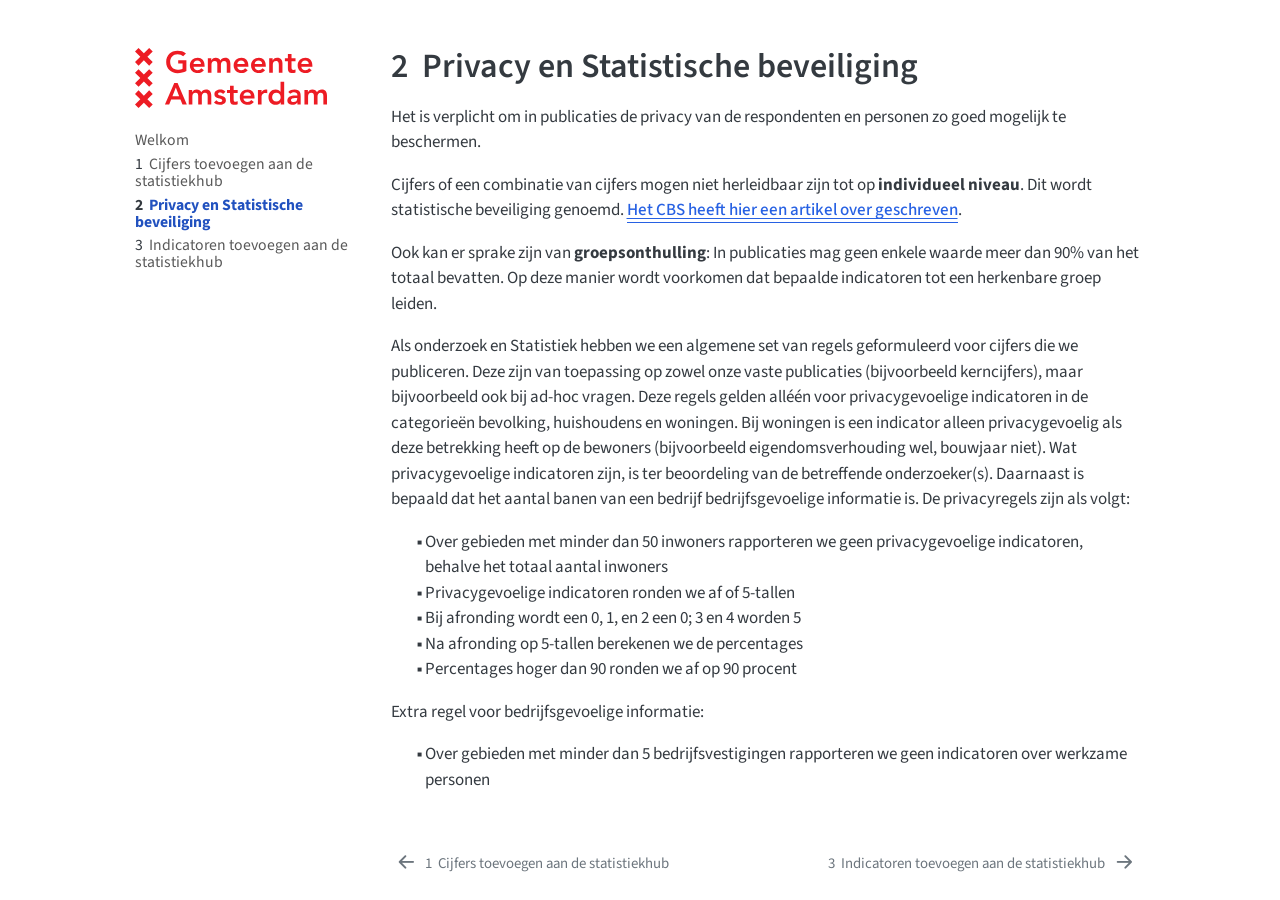
<file: _book/privacy.html>
<!DOCTYPE html>
<html xmlns="http://www.w3.org/1999/xhtml" lang="nl" xml:lang="nl"><head>

<meta charset="utf-8">
<meta name="generator" content="quarto-1.9.38">

<meta name="viewport" content="width=device-width, initial-scale=1.0, user-scalable=yes">


<title>2&nbsp; Privacy en Statistische beveiliging – Handleiding Statistiekhub</title>
<style>
/* Default styles provided by pandoc.
** See https://pandoc.org/MANUAL.html#variables-for-html for config info.
*/
code{white-space: pre-wrap;}
span.smallcaps{font-variant: small-caps;}
div.columns{display: flex; gap: min(4vw, 1.5em);}
div.column{flex: auto; overflow-x: auto;}
div.hanging-indent{margin-left: 1.5em; text-indent: -1.5em;}
ul.task-list{list-style: none;}
ul.task-list li input[type="checkbox"] {
  width: 0.8em;
  margin: 0 0.8em 0.2em -1em; /* quarto-specific, see https://github.com/quarto-dev/quarto-cli/issues/4556 */ 
  vertical-align: middle;
}
</style>


<script src="site_libs/quarto-nav/quarto-nav.js"></script>
<script src="site_libs/quarto-nav/headroom.min.js"></script>
<script src="site_libs/clipboard/clipboard.min.js"></script>
<script src="site_libs/quarto-search/autocomplete.umd.js"></script>
<script src="site_libs/quarto-search/fuse.min.js"></script>
<script src="site_libs/quarto-search/quarto-search.js"></script>
<meta name="quarto:offset" content="./">
<link href="./indicatoren.html" rel="next">
<link href="./cijfers.html" rel="prev">
<link href="./images/basis_variant_4_rgb.png" rel="icon" type="image/png">
<script src="site_libs/quarto-html/quarto.js" type="module"></script>
<script src="site_libs/quarto-html/tabsets/tabsets.js" type="module"></script>
<script src="site_libs/quarto-html/popper.min.js"></script>
<script src="site_libs/quarto-html/tippy.umd.min.js"></script>
<script src="site_libs/quarto-html/anchor.min.js"></script>
<link href="site_libs/quarto-html/tippy.css" rel="stylesheet">
<link href="site_libs/quarto-html/quarto-syntax-highlighting-15634bcf2e68342d4ad2dfa704d543f6.css" rel="stylesheet" id="quarto-text-highlighting-styles">
<script src="site_libs/bootstrap/bootstrap.min.js"></script>
<link href="site_libs/bootstrap/bootstrap-icons.css" rel="stylesheet">
<link href="site_libs/bootstrap/bootstrap-80e34d1e6d31c1184f6d795251187ee6.min.css" rel="stylesheet" append-hash="true" id="quarto-bootstrap" data-mode="light">
<script id="quarto-search-options" type="application/json">{
  "location": "navbar",
  "copy-button": false,
  "collapse-after": 3,
  "panel-placement": "end",
  "type": "overlay",
  "limit": 50,
  "keyboard-shortcut": [
    "f",
    "/",
    "s"
  ],
  "show-item-context": false,
  "language": {
    "search-no-results-text": "Geen resultaten",
    "search-matching-documents-text": "Gevonden documenten",
    "search-copy-link-title": "Kopieer link om te zoeken",
    "search-hide-matches-text": "Extra overeenkomsten verbergen",
    "search-more-match-text": "meer overeenkomst in dit document",
    "search-more-matches-text": "meer overeenkomsten in dit document",
    "search-clear-button-title": "Wissen",
    "search-text-placeholder": "",
    "search-detached-cancel-button-title": "Annuleren",
    "search-submit-button-title": "Verzenden",
    "search-label": "Zoeken"
  }
}</script>


</head>

<body class="nav-sidebar floating nav-fixed fullcontent quarto-light">

<div id="quarto-search-results"></div>
  <header id="quarto-header" class="headroom fixed-top">
    <nav class="navbar navbar-expand-lg " data-bs-theme="dark">
      <div class="navbar-container container-fluid">
        <div class="quarto-navbar-tools tools-end">
</div>
      </div> <!-- /container-fluid -->
    </nav>
  <nav class="quarto-secondary-nav">
    <div class="container-fluid d-flex">
      <button type="button" class="quarto-btn-toggle btn" data-bs-toggle="collapse" role="button" data-bs-target=".quarto-sidebar-collapse-item" aria-controls="quarto-sidebar" aria-expanded="false" aria-label="Schakel zijbalknavigatie" onclick="if (window.quartoToggleHeadroom) { window.quartoToggleHeadroom(); }">
        <i class="bi bi-layout-text-sidebar-reverse"></i>
      </button>
        <nav class="quarto-page-breadcrumbs" aria-label="breadcrumb"><ol class="breadcrumb"><li class="breadcrumb-item"><a href="./privacy.html"><span class="chapter-number">2</span>&nbsp; <span class="chapter-title">Privacy en Statistische beveiliging</span></a></li></ol></nav>
        <a class="flex-grow-1" role="navigation" data-bs-toggle="collapse" data-bs-target=".quarto-sidebar-collapse-item" aria-controls="quarto-sidebar" aria-expanded="false" aria-label="Schakel zijbalknavigatie" onclick="if (window.quartoToggleHeadroom) { window.quartoToggleHeadroom(); }">      
        </a>
    </div>
  </nav>
</header>
<!-- content -->
<div id="quarto-content" class="quarto-container page-columns page-rows-contents page-layout-article page-navbar">
<!-- sidebar -->
  <nav id="quarto-sidebar" class="sidebar collapse collapse-horizontal quarto-sidebar-collapse-item sidebar-navigation floating overflow-auto">
    <div class="pt-lg-2 mt-2 text-left sidebar-header sidebar-header-stacked">
      <a href="./index.html" class="sidebar-logo-link">
      <img src="./images/logo-gemeente-amsterdam-large.svg" alt="" class="sidebar-logo light-content py-0 d-lg-inline d-none">
      <img src="./images/logo-gemeente-amsterdam-large.svg" alt="" class="sidebar-logo dark-content py-0 d-lg-inline d-none">
      </a>
      </div>
    <div class="sidebar-menu-container"> 
    <ul class="list-unstyled mt-1">
        <li class="sidebar-item">
  <div class="sidebar-item-container"> 
  <a href="./index.html" class="sidebar-item-text sidebar-link">
 <span class="menu-text">Welkom</span></a>
  </div>
</li>
        <li class="sidebar-item">
  <div class="sidebar-item-container"> 
  <a href="./cijfers.html" class="sidebar-item-text sidebar-link">
 <span class="menu-text"><span class="chapter-number">1</span>&nbsp; <span class="chapter-title">Cijfers toevoegen aan de statistiekhub</span></span></a>
  </div>
</li>
        <li class="sidebar-item">
  <div class="sidebar-item-container"> 
  <a href="./privacy.html" class="sidebar-item-text sidebar-link active">
 <span class="menu-text"><span class="chapter-number">2</span>&nbsp; <span class="chapter-title">Privacy en Statistische beveiliging</span></span></a>
  </div>
</li>
        <li class="sidebar-item">
  <div class="sidebar-item-container"> 
  <a href="./indicatoren.html" class="sidebar-item-text sidebar-link">
 <span class="menu-text"><span class="chapter-number">3</span>&nbsp; <span class="chapter-title">Indicatoren toevoegen aan de statistiekhub</span></span></a>
  </div>
</li>
    </ul>
    </div>
</nav>
<div id="quarto-sidebar-glass" class="quarto-sidebar-collapse-item" data-bs-toggle="collapse" data-bs-target=".quarto-sidebar-collapse-item"></div>
<!-- margin-sidebar -->
    
<!-- main -->
<main class="content" id="quarto-document-content">

<header id="title-block-header" class="quarto-title-block default">
<div class="quarto-title">
<h1 class="title"><span id="sec-privacy" class="quarto-section-identifier"><span class="chapter-number">2</span>&nbsp; <span class="chapter-title">Privacy en Statistische beveiliging</span></span></h1>
</div>



<div class="quarto-title-meta">

    
  
    
  </div>
  


</header>


<p>Het is verplicht om in publicaties de privacy van de respondenten en personen zo goed mogelijk te beschermen.</p>
<p>Cijfers of een combinatie van cijfers mogen niet herleidbaar zijn tot op <strong>individueel niveau</strong>. Dit wordt statistische beveiliging genoemd. <a href="https://www.cbs.nl/-/media/imported/onze-diensten/methoden/gevalideerde-methoden/output/documents/2010/41/statistische-beveiliging-art.pdf?la=nl-nl">Het CBS heeft hier een artikel over geschreven</a>.</p>
<p>Ook kan er sprake zijn van <strong>groepsonthulling</strong>: In publicaties mag geen enkele waarde meer dan 90% van het totaal bevatten. Op deze manier wordt voorkomen dat bepaalde indicatoren tot een herkenbare groep leiden.</p>
<p>Als onderzoek en Statistiek hebben we een algemene set van regels geformuleerd voor cijfers die we publiceren. Deze zijn van toepassing op zowel onze vaste publicaties (bijvoorbeeld kerncijfers), maar bijvoorbeeld ook bij ad-hoc vragen. Deze regels gelden alléén voor privacygevoelige indicatoren in de categorieën bevolking, huishoudens en woningen. Bij woningen is een indicator alleen privacygevoelig als deze betrekking heeft op de bewoners (bijvoorbeeld eigendomsverhouding wel, bouwjaar niet). Wat privacygevoelige indicatoren zijn, is ter beoordeling van de betreffende onderzoeker(s). Daarnaast is bepaald dat het aantal banen van een bedrijf bedrijfsgevoelige informatie is. De privacyregels zijn als volgt:</p>
<ul>
<li>Over gebieden met minder dan 50 inwoners rapporteren we geen privacygevoelige indicatoren, behalve het totaal aantal inwoners<br>
</li>
<li>Privacygevoelige indicatoren ronden we af of 5-tallen<br>
</li>
<li>Bij afronding wordt een 0, 1, en 2 een 0; 3 en 4 worden 5<br>
</li>
<li>Na afronding op 5-tallen berekenen we de percentages<br>
</li>
<li>Percentages hoger dan 90 ronden we af op 90 procent<br>
</li>
</ul>
<p>Extra regel voor bedrijfsgevoelige informatie:</p>
<ul>
<li>Over gebieden met minder dan 5 bedrijfsvestigingen rapporteren we geen indicatoren over werkzame personen<br>
</li>
</ul>



</main> <!-- /main -->
<script id="quarto-html-after-body" type="application/javascript">
  window.document.addEventListener("DOMContentLoaded", function (event) {
    const icon = "";
    const anchorJS = new window.AnchorJS();
    anchorJS.options = {
      placement: 'right',
      icon: icon
    };
    anchorJS.add('.anchored');
    const isCodeAnnotation = (el) => {
      for (const clz of el.classList) {
        if (clz.startsWith('code-annotation-')) {                     
          return true;
        }
      }
      return false;
    }
    const onCopySuccess = function(e) {
      // button target
      const button = e.trigger;
      // don't keep focus
      button.blur();
      // flash "checked"
      button.classList.add('code-copy-button-checked');
      var currentTitle = button.getAttribute("title");
      button.setAttribute("title", "Gekopieerd!");
      let tooltip;
      if (window.bootstrap) {
        button.setAttribute("data-bs-toggle", "tooltip");
        button.setAttribute("data-bs-placement", "left");
        button.setAttribute("data-bs-title", "Gekopieerd!");
        tooltip = new bootstrap.Tooltip(button, 
          { trigger: "manual", 
            customClass: "code-copy-button-tooltip",
            offset: [0, -8]});
        tooltip.show();    
      }
      setTimeout(function() {
        if (tooltip) {
          tooltip.hide();
          button.removeAttribute("data-bs-title");
          button.removeAttribute("data-bs-toggle");
          button.removeAttribute("data-bs-placement");
        }
        button.setAttribute("title", currentTitle);
        button.classList.remove('code-copy-button-checked');
      }, 1000);
      // clear code selection
      e.clearSelection();
    }
    const getTextToCopy = function(trigger) {
      const outerScaffold = trigger.parentElement.cloneNode(true);
      const codeEl = outerScaffold.querySelector('code');
      for (const childEl of codeEl.children) {
        if (isCodeAnnotation(childEl)) {
          childEl.remove();
        }
      }
      return codeEl.innerText;
    }
    const clipboard = new window.ClipboardJS('.code-copy-button:not([data-in-quarto-modal])', {
      text: getTextToCopy
    });
    clipboard.on('success', onCopySuccess);
    if (window.document.getElementById('quarto-embedded-source-code-modal')) {
      const clipboardModal = new window.ClipboardJS('.code-copy-button[data-in-quarto-modal]', {
        text: getTextToCopy,
        container: window.document.getElementById('quarto-embedded-source-code-modal')
      });
      clipboardModal.on('success', onCopySuccess);
    }
      var localhostRegex = new RegExp(/^(?:http|https):\/\/localhost\:?[0-9]*\//);
      var mailtoRegex = new RegExp(/^mailto:/);
        var filterRegex = new RegExp("https:\/\/statistiekhub\.amsterdam\.nl\/");
      var isInternal = (href) => {
          return filterRegex.test(href) || localhostRegex.test(href) || mailtoRegex.test(href);
      }
      // Inspect non-navigation links and adorn them if external
     var links = window.document.querySelectorAll('a[href]:not(.nav-link):not(.navbar-brand):not(.toc-action):not(.sidebar-link):not(.sidebar-item-toggle):not(.pagination-link):not(.no-external):not([aria-hidden]):not(.dropdown-item):not(.quarto-navigation-tool):not(.about-link)');
      for (var i=0; i<links.length; i++) {
        const link = links[i];
        if (!isInternal(link.href)) {
          // undo the damage that might have been done by quarto-nav.js in the case of
          // links that we want to consider external
          if (link.dataset.originalHref !== undefined) {
            link.href = link.dataset.originalHref;
          }
        }
      }
    function tippyHover(el, contentFn, onTriggerFn, onUntriggerFn) {
      const config = {
        allowHTML: true,
        maxWidth: 500,
        delay: 100,
        arrow: false,
        appendTo: function(el) {
            return el.parentElement;
        },
        interactive: true,
        interactiveBorder: 10,
        theme: 'quarto',
        placement: 'bottom-start',
      };
      if (contentFn) {
        config.content = contentFn;
      }
      if (onTriggerFn) {
        config.onTrigger = onTriggerFn;
      }
      if (onUntriggerFn) {
        config.onUntrigger = onUntriggerFn;
      }
      window.tippy(el, config); 
    }
    const noterefs = window.document.querySelectorAll('a[role="doc-noteref"]');
    for (var i=0; i<noterefs.length; i++) {
      const ref = noterefs[i];
      tippyHover(ref, function() {
        // use id or data attribute instead here
        let href = ref.getAttribute('data-footnote-href') || ref.getAttribute('href');
        try { href = new URL(href).hash; } catch {}
        const id = href.replace(/^#\/?/, "");
        const note = window.document.getElementById(id);
        if (note) {
          return note.innerHTML;
        } else {
          return "";
        }
      });
    }
    const xrefs = window.document.querySelectorAll('a.quarto-xref');
    const processXRef = (id, note) => {
      // Strip column container classes
      const stripColumnClz = (el) => {
        el.classList.remove("page-full", "page-columns");
        if (el.children) {
          for (const child of el.children) {
            stripColumnClz(child);
          }
        }
      }
      stripColumnClz(note)
      if (id === null || id.startsWith('sec-')) {
        // Special case sections, only their first couple elements
        const container = document.createElement("div");
        if (note.children && note.children.length > 2) {
          container.appendChild(note.children[0].cloneNode(true));
          for (let i = 1; i < note.children.length; i++) {
            const child = note.children[i];
            if (child.tagName === "P" && child.innerText === "") {
              continue;
            } else {
              container.appendChild(child.cloneNode(true));
              break;
            }
          }
          if (window.Quarto?.typesetMath) {
            window.Quarto.typesetMath(container);
          }
          return container.innerHTML
        } else {
          if (window.Quarto?.typesetMath) {
            window.Quarto.typesetMath(note);
          }
          return note.innerHTML;
        }
      } else {
        // Remove any anchor links if they are present
        const anchorLink = note.querySelector('a.anchorjs-link');
        if (anchorLink) {
          anchorLink.remove();
        }
        if (window.Quarto?.typesetMath) {
          window.Quarto.typesetMath(note);
        }
        if (note.classList.contains("callout")) {
          return note.outerHTML;
        } else {
          return note.innerHTML;
        }
      }
    }
    for (var i=0; i<xrefs.length; i++) {
      const xref = xrefs[i];
      tippyHover(xref, undefined, function(instance) {
        instance.disable();
        let url = xref.getAttribute('href');
        let hash = undefined; 
        if (url.startsWith('#')) {
          hash = url;
        } else {
          try { hash = new URL(url).hash; } catch {}
        }
        if (hash) {
          const id = hash.replace(/^#\/?/, "");
          const note = window.document.getElementById(id);
          if (note !== null) {
            try {
              const html = processXRef(id, note.cloneNode(true));
              instance.setContent(html);
            } finally {
              instance.enable();
              instance.show();
            }
          } else {
            // See if we can fetch this
            fetch(url.split('#')[0])
            .then(res => res.text())
            .then(html => {
              const parser = new DOMParser();
              const htmlDoc = parser.parseFromString(html, "text/html");
              const note = htmlDoc.getElementById(id);
              if (note !== null) {
                const html = processXRef(id, note);
                instance.setContent(html);
              } 
            }).finally(() => {
              instance.enable();
              instance.show();
            });
          }
        } else {
          // See if we can fetch a full url (with no hash to target)
          // This is a special case and we should probably do some content thinning / targeting
          fetch(url)
          .then(res => res.text())
          .then(html => {
            const parser = new DOMParser();
            const htmlDoc = parser.parseFromString(html, "text/html");
            const note = htmlDoc.querySelector('main.content');
            if (note !== null) {
              // This should only happen for chapter cross references
              // (since there is no id in the URL)
              // remove the first header
              if (note.children.length > 0 && note.children[0].tagName === "HEADER") {
                note.children[0].remove();
              }
              const html = processXRef(null, note);
              instance.setContent(html);
            } 
          }).finally(() => {
            instance.enable();
            instance.show();
          });
        }
      }, function(instance) {
      });
    }
        let selectedAnnoteEl;
        const selectorForAnnotation = ( cell, annotation) => {
          let cellAttr = 'data-code-cell="' + cell + '"';
          let lineAttr = 'data-code-annotation="' +  annotation + '"';
          const selector = 'span[' + cellAttr + '][' + lineAttr + ']';
          return selector;
        }
        const selectCodeLines = (annoteEl) => {
          const doc = window.document;
          const targetCell = annoteEl.getAttribute("data-target-cell");
          const targetAnnotation = annoteEl.getAttribute("data-target-annotation");
          const annoteSpan = window.document.querySelector(selectorForAnnotation(targetCell, targetAnnotation));
          const lines = annoteSpan.getAttribute("data-code-lines").split(",");
          const lineIds = lines.map((line) => {
            return targetCell + "-" + line;
          })
          let top = null;
          let height = null;
          let parent = null;
          if (lineIds.length > 0) {
              //compute the position of the single el (top and bottom and make a div)
              const el = window.document.getElementById(lineIds[0]);
              top = el.offsetTop;
              height = el.offsetHeight;
              parent = el.parentElement.parentElement;
            if (lineIds.length > 1) {
              const lastEl = window.document.getElementById(lineIds[lineIds.length - 1]);
              const bottom = lastEl.offsetTop + lastEl.offsetHeight;
              height = bottom - top;
            }
            if (top !== null && height !== null && parent !== null) {
              // cook up a div (if necessary) and position it 
              let div = window.document.getElementById("code-annotation-line-highlight");
              if (div === null) {
                div = window.document.createElement("div");
                div.setAttribute("id", "code-annotation-line-highlight");
                div.style.position = 'absolute';
                parent.appendChild(div);
              }
              div.style.top = top - 2 + "px";
              div.style.height = height + 4 + "px";
              div.style.left = 0;
              let gutterDiv = window.document.getElementById("code-annotation-line-highlight-gutter");
              if (gutterDiv === null) {
                gutterDiv = window.document.createElement("div");
                gutterDiv.setAttribute("id", "code-annotation-line-highlight-gutter");
                gutterDiv.style.position = 'absolute';
                const codeCell = window.document.getElementById(targetCell);
                const gutter = codeCell.querySelector('.code-annotation-gutter');
                gutter.appendChild(gutterDiv);
              }
              gutterDiv.style.top = top - 2 + "px";
              gutterDiv.style.height = height + 4 + "px";
            }
            selectedAnnoteEl = annoteEl;
          }
        };
        const unselectCodeLines = () => {
          const elementsIds = ["code-annotation-line-highlight", "code-annotation-line-highlight-gutter"];
          elementsIds.forEach((elId) => {
            const div = window.document.getElementById(elId);
            if (div) {
              div.remove();
            }
          });
          selectedAnnoteEl = undefined;
        };
          // Handle positioning of the toggle
      window.addEventListener(
        "resize",
        throttle(() => {
          elRect = undefined;
          if (selectedAnnoteEl) {
            selectCodeLines(selectedAnnoteEl);
          }
        }, 10)
      );
      function throttle(fn, ms) {
      let throttle = false;
      let timer;
        return (...args) => {
          if(!throttle) { // first call gets through
              fn.apply(this, args);
              throttle = true;
          } else { // all the others get throttled
              if(timer) clearTimeout(timer); // cancel #2
              timer = setTimeout(() => {
                fn.apply(this, args);
                timer = throttle = false;
              }, ms);
          }
        };
      }
        // Attach click handler to the DT
        const annoteDls = window.document.querySelectorAll('dt[data-target-cell]');
        for (const annoteDlNode of annoteDls) {
          annoteDlNode.addEventListener('click', (event) => {
            const clickedEl = event.target;
            if (clickedEl !== selectedAnnoteEl) {
              unselectCodeLines();
              const activeEl = window.document.querySelector('dt[data-target-cell].code-annotation-active');
              if (activeEl) {
                activeEl.classList.remove('code-annotation-active');
              }
              selectCodeLines(clickedEl);
              clickedEl.classList.add('code-annotation-active');
            } else {
              // Unselect the line
              unselectCodeLines();
              clickedEl.classList.remove('code-annotation-active');
            }
          });
        }
    const findCites = (el) => {
      const parentEl = el.parentElement;
      if (parentEl) {
        const cites = parentEl.dataset.cites;
        if (cites) {
          return {
            el,
            cites: cites.split(' ')
          };
        } else {
          return findCites(el.parentElement)
        }
      } else {
        return undefined;
      }
    };
    var bibliorefs = window.document.querySelectorAll('a[role="doc-biblioref"]');
    for (var i=0; i<bibliorefs.length; i++) {
      const ref = bibliorefs[i];
      const citeInfo = findCites(ref);
      if (citeInfo) {
        tippyHover(citeInfo.el, function() {
          var popup = window.document.createElement('div');
          citeInfo.cites.forEach(function(cite) {
            var citeDiv = window.document.createElement('div');
            citeDiv.classList.add('hanging-indent');
            citeDiv.classList.add('csl-entry');
            var biblioDiv = window.document.getElementById('ref-' + cite);
            if (biblioDiv) {
              citeDiv.innerHTML = biblioDiv.innerHTML;
            }
            popup.appendChild(citeDiv);
          });
          return popup.innerHTML;
        });
      }
    }
  });
  </script>
<nav class="page-navigation">
  <div class="nav-page nav-page-previous">
      <a href="./cijfers.html" class="pagination-link" aria-label="Cijfers toevoegen aan de statistiekhub">
        <i class="bi bi-arrow-left-short"></i> <span class="nav-page-text"><span class="chapter-number">1</span>&nbsp; <span class="chapter-title">Cijfers toevoegen aan de statistiekhub</span></span>
      </a>          
  </div>
  <div class="nav-page nav-page-next">
      <a href="./indicatoren.html" class="pagination-link" aria-label="Indicatoren toevoegen aan de statistiekhub">
        <span class="nav-page-text"><span class="chapter-number">3</span>&nbsp; <span class="chapter-title">Indicatoren toevoegen aan de statistiekhub</span></span> <i class="bi bi-arrow-right-short"></i>
      </a>
  </div>
</nav>
</div> <!-- /content -->




</body></html>
</file>
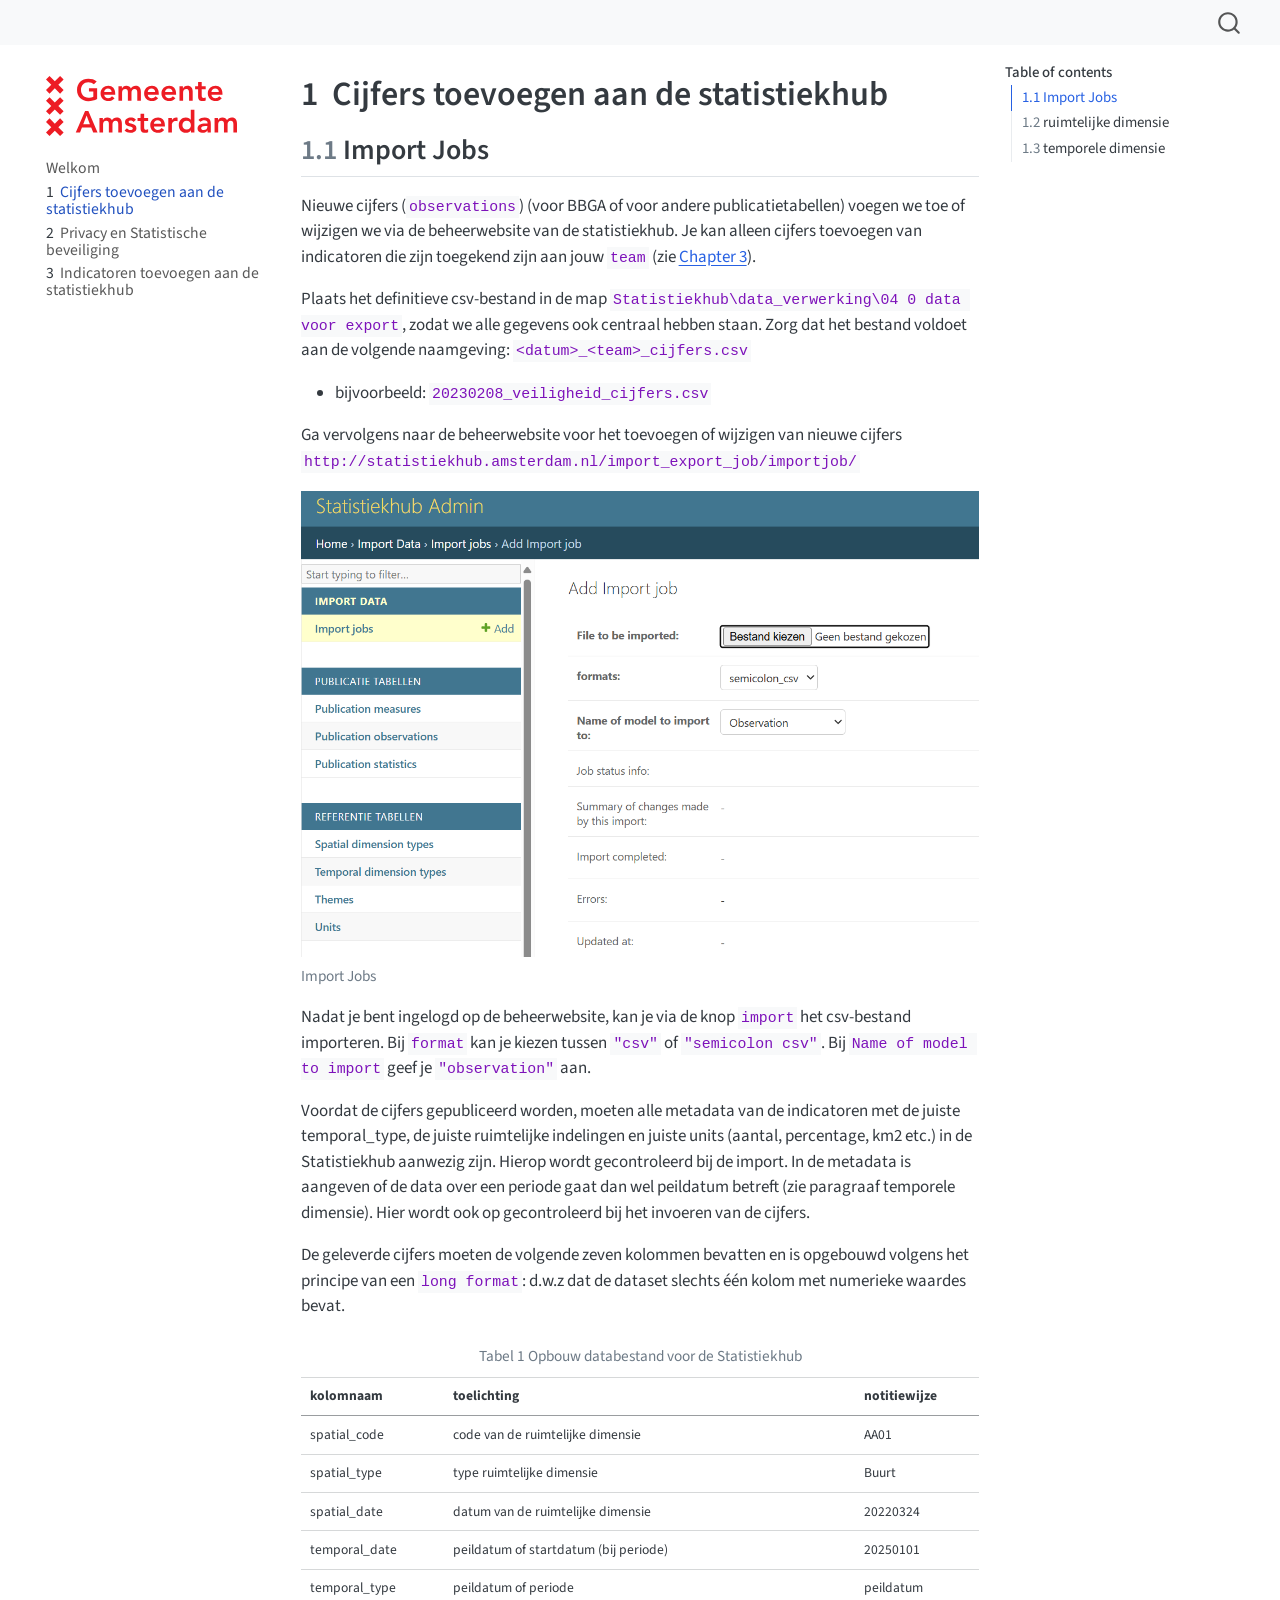
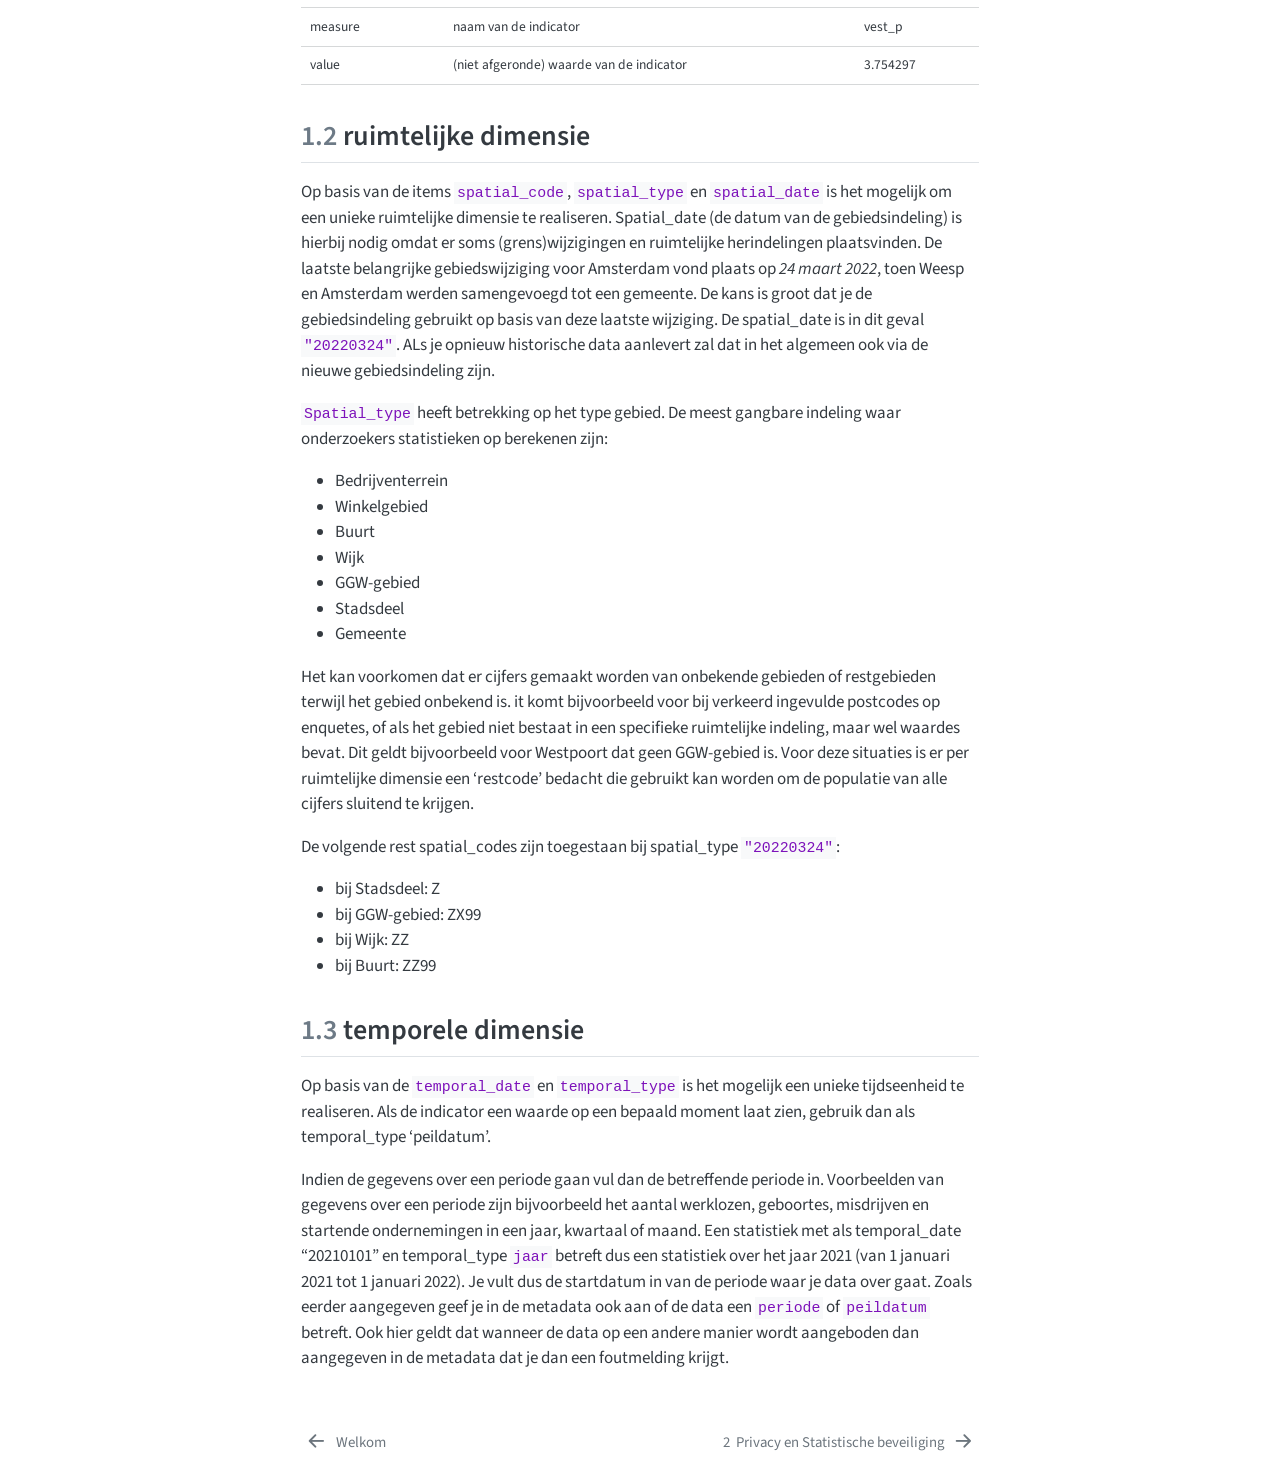
<file: Handleiding Statistiekhub/cijfers.html>
<!DOCTYPE html>
<html xmlns="http://www.w3.org/1999/xhtml" lang="en" xml:lang="en" xmlns:mso="urn:schemas-microsoft-com:office:office" xmlns:msdt="uuid:C2F41010-65B3-11d1-A29F-00AA00C14882"><head>

<meta charset="utf-8">
<meta name="generator" content="quarto-1.6.40">

<meta name="viewport" content="width=device-width, initial-scale=1.0, user-scalable=yes">


<title>1&nbsp; Cijfers toevoegen aan de statistiekhub – Handleiding Statistiekhub</title>
<style>
code{white-space: pre-wrap;}
span.smallcaps{font-variant: small-caps;}
div.columns{display: flex; gap: min(4vw, 1.5em);}
div.column{flex: auto; overflow-x: auto;}
div.hanging-indent{margin-left: 1.5em; text-indent: -1.5em;}
ul.task-list{list-style: none;}
ul.task-list li input[type="checkbox"] {
  width: 0.8em;
  margin: 0 0.8em 0.2em -1em; /* quarto-specific, see https://github.com/quarto-dev/quarto-cli/issues/4556 */ 
  vertical-align: middle;
}
</style>


<script src="site_libs/quarto-nav/quarto-nav.js"></script>
<script src="site_libs/quarto-nav/headroom.min.js"></script>
<script src="site_libs/clipboard/clipboard.min.js"></script>
<script src="site_libs/quarto-search/autocomplete.umd.js"></script>
<script src="site_libs/quarto-search/fuse.min.js"></script>
<script src="site_libs/quarto-search/quarto-search.js"></script>
<meta name="quarto:offset" content="./">
<link href="./privacy.html" rel="next">
<link href="./index.html" rel="prev">
<link href="./images/basis_variant_4_rgb.png" rel="icon" type="image/png">
<script src="site_libs/quarto-html/quarto.js"></script>
<script src="site_libs/quarto-html/popper.min.js"></script>
<script src="site_libs/quarto-html/tippy.umd.min.js"></script>
<script src="site_libs/quarto-html/anchor.min.js"></script>
<link href="site_libs/quarto-html/tippy.css" rel="stylesheet">
<link href="site_libs/quarto-html/quarto-syntax-highlighting-549806ee2085284f45b00abea8c6df48.css" rel="stylesheet" id="quarto-text-highlighting-styles">
<script src="site_libs/bootstrap/bootstrap.min.js"></script>
<link href="site_libs/bootstrap/bootstrap-icons.css" rel="stylesheet">
<link href="site_libs/bootstrap/bootstrap-8da5b4427184b79ecddefad3d342027e.min.css" rel="stylesheet" append-hash="true" id="quarto-bootstrap" data-mode="light">
<script id="quarto-search-options" type="application/json">{
  "location": "navbar",
  "copy-button": false,
  "collapse-after": 3,
  "panel-placement": "end",
  "type": "overlay",
  "limit": 50,
  "keyboard-shortcut": [
    "f",
    "/",
    "s"
  ],
  "show-item-context": false,
  "language": {
    "search-no-results-text": "No results",
    "search-matching-documents-text": "matching documents",
    "search-copy-link-title": "Copy link to search",
    "search-hide-matches-text": "Hide additional matches",
    "search-more-match-text": "more match in this document",
    "search-more-matches-text": "more matches in this document",
    "search-clear-button-title": "Clear",
    "search-text-placeholder": "",
    "search-detached-cancel-button-title": "Cancel",
    "search-submit-button-title": "Submit",
    "search-label": "Search"
  }
}</script>



<!--[if gte mso 9]><xml>
<mso:CustomDocumentProperties>
<mso:_dlc_DocId msdt:dt="string">U2C65YR22MK2-1659662025-220460</mso:_dlc_DocId>
<mso:_dlc_DocIdItemGuid msdt:dt="string">51b422d9-b7ce-4988-8a48-d4cacd050e79</mso:_dlc_DocIdItemGuid>
<mso:_dlc_DocIdUrl msdt:dt="string">https://hoofdstad.sharepoint.com/sites/SW-DII-DATA-DAFDOES/_layouts/15/DocIdRedir.aspx?ID=U2C65YR22MK2-1659662025-220460, U2C65YR22MK2-1659662025-220460</mso:_dlc_DocIdUrl>
</mso:CustomDocumentProperties>
</xml><![endif]-->
</head>

<body class="nav-sidebar floating nav-fixed">

<div id="quarto-search-results"></div>
  <header id="quarto-header" class="headroom fixed-top">
    <nav class="navbar navbar-expand-lg " data-bs-theme="dark">
      <div class="navbar-container container-fluid">
        <div class="quarto-navbar-tools tools-end">
</div>
          <div id="quarto-search" class="" title="Search"></div>
      </div> <!-- /container-fluid -->
    </nav>
  <nav class="quarto-secondary-nav">
    <div class="container-fluid d-flex">
      <button type="button" class="quarto-btn-toggle btn" data-bs-toggle="collapse" role="button" data-bs-target=".quarto-sidebar-collapse-item" aria-controls="quarto-sidebar" aria-expanded="false" aria-label="Toggle sidebar navigation" onclick="if (window.quartoToggleHeadroom) { window.quartoToggleHeadroom(); }">
        <i class="bi bi-layout-text-sidebar-reverse"></i>
      </button>
        <nav class="quarto-page-breadcrumbs" aria-label="breadcrumb"><ol class="breadcrumb"><li class="breadcrumb-item"><a href="./cijfers.html"><span class="chapter-number">1</span>&nbsp; <span class="chapter-title">Cijfers toevoegen aan de statistiekhub</span></a></li></ol></nav>
        <a class="flex-grow-1" role="navigation" data-bs-toggle="collapse" data-bs-target=".quarto-sidebar-collapse-item" aria-controls="quarto-sidebar" aria-expanded="false" aria-label="Toggle sidebar navigation" onclick="if (window.quartoToggleHeadroom) { window.quartoToggleHeadroom(); }">      
        </a>
    </div>
  </nav>
</header>
<!-- content -->
<div id="quarto-content" class="quarto-container page-columns page-rows-contents page-layout-article page-navbar">
<!-- sidebar -->
  <nav id="quarto-sidebar" class="sidebar collapse collapse-horizontal quarto-sidebar-collapse-item sidebar-navigation floating overflow-auto">
    <div class="pt-lg-2 mt-2 text-left sidebar-header sidebar-header-stacked">
      <a href="./index.html" class="sidebar-logo-link">
      <img src="./images/logo-gemeente-amsterdam-large.svg" alt="" class="sidebar-logo py-0 d-lg-inline d-none">
      </a>
      </div>
    <div class="sidebar-menu-container"> 
    <ul class="list-unstyled mt-1">
        <li class="sidebar-item">
  <div class="sidebar-item-container"> 
  <a href="./index.html" class="sidebar-item-text sidebar-link">
 <span class="menu-text">Welkom</span></a>
  </div>
</li>
        <li class="sidebar-item">
  <div class="sidebar-item-container"> 
  <a href="./cijfers.html" class="sidebar-item-text sidebar-link active">
 <span class="menu-text"><span class="chapter-number">1</span>&nbsp; <span class="chapter-title">Cijfers toevoegen aan de statistiekhub</span></span></a>
  </div>
</li>
        <li class="sidebar-item">
  <div class="sidebar-item-container"> 
  <a href="./privacy.html" class="sidebar-item-text sidebar-link">
 <span class="menu-text"><span class="chapter-number">2</span>&nbsp; <span class="chapter-title">Privacy en Statistische beveiliging</span></span></a>
  </div>
</li>
        <li class="sidebar-item">
  <div class="sidebar-item-container"> 
  <a href="./indicatoren.html" class="sidebar-item-text sidebar-link">
 <span class="menu-text"><span class="chapter-number">3</span>&nbsp; <span class="chapter-title">Indicatoren toevoegen aan de statistiekhub</span></span></a>
  </div>
</li>
    </ul>
    </div>
</nav>
<div id="quarto-sidebar-glass" class="quarto-sidebar-collapse-item" data-bs-toggle="collapse" data-bs-target=".quarto-sidebar-collapse-item"></div>
<!-- margin-sidebar -->
    <div id="quarto-margin-sidebar" class="sidebar margin-sidebar">
        <nav id="TOC" role="doc-toc" class="toc-active">
    <h2 id="toc-title">Table of contents</h2>
   
  <ul>
  <li><a href="#import-jobs" id="toc-import-jobs" class="nav-link active" data-scroll-target="#import-jobs"><span class="header-section-number">1.1</span> Import Jobs</a></li>
  <li><a href="#ruimtelijke-dimensie" id="toc-ruimtelijke-dimensie" class="nav-link" data-scroll-target="#ruimtelijke-dimensie"><span class="header-section-number">1.2</span> ruimtelijke dimensie</a></li>
  <li><a href="#temporele-dimensie" id="toc-temporele-dimensie" class="nav-link" data-scroll-target="#temporele-dimensie"><span class="header-section-number">1.3</span> temporele dimensie</a></li>
  </ul>
</nav>
    </div>
<!-- main -->
<main class="content" id="quarto-document-content">

<header id="title-block-header" class="quarto-title-block default">
<div class="quarto-title">
<h1 class="title"><span id="sec-cijfers" class="quarto-section-identifier"><span class="chapter-number">1</span>&nbsp; <span class="chapter-title">Cijfers toevoegen aan de statistiekhub</span></span></h1>
</div>



<div class="quarto-title-meta">

    
  
    
  </div>
  


</header>


<section id="import-jobs" class="level2" data-number="1.1">
<h2 data-number="1.1" class="anchored" data-anchor-id="import-jobs"><span class="header-section-number">1.1</span> Import Jobs</h2>
<p>Nieuwe cijfers (<code>observations</code>) (voor BBGA of voor andere publicatietabellen) voegen we toe of wijzigen we via de beheerwebsite van de statistiekhub. Je kan alleen cijfers toevoegen van indicatoren die zijn toegekend zijn aan jouw <code>team</code> (zie <a href="indicatoren.html" class="quarto-xref"><span>Chapter 3</span></a>).</p>
<p>Plaats het definitieve csv-bestand in de map <code>Statistiekhub\data_verwerking\04 0 data voor export</code>, zodat we alle gegevens ook centraal hebben staan. Zorg dat het bestand voldoet aan de volgende naamgeving: <code>&lt;datum&gt;_&lt;team&gt;_cijfers.csv</code></p>
<ul>
<li>bijvoorbeeld: <code>20230208_veiligheid_cijfers.csv</code></li>
</ul>
<p>Ga vervolgens naar de beheerwebsite voor het toevoegen of wijzigen van nieuwe cijfers<br>
<code>http://statistiekhub.amsterdam.nl/import_export_job/importjob/</code></p>
<div class="quarto-figure quarto-figure-center">
<figure class="figure">
<p><img src="images/hub_import.png" class="img-fluid figure-img"></p>
<figcaption>Import Jobs</figcaption>
</figure>
</div>
<p>Nadat je bent ingelogd op de beheerwebsite, kan je via de knop <code>import</code> het csv-bestand importeren. Bij <code>format</code> kan je kiezen tussen <code>"csv"</code> of <code>"semicolon csv"</code>. Bij <code>Name of model to import</code> geef je <code>"observation"</code> aan.</p>
<p>Voordat de cijfers gepubliceerd worden, moeten alle metadata van de indicatoren met de juiste temporal_type, de juiste ruimtelijke indelingen en juiste units (aantal, percentage, km2 etc.) in de Statistiekhub aanwezig zijn. Hierop wordt gecontroleerd bij de import. In de metadata is aangeven of de data over een periode gaat dan wel peildatum betreft (zie paragraaf temporele dimensie). Hier wordt ook op gecontroleerd bij het invoeren van de cijfers.</p>
<p>De geleverde cijfers moeten de volgende zeven kolommen bevatten en is opgebouwd volgens het principe van een <code>long format</code>: d.w.z dat de dataset slechts één kolom met numerieke waardes bevat.</p>
<div style="font-size: 0.8em;">
<table class="caption-top table">
<caption>Tabel 1 Opbouw databestand voor de Statistiekhub</caption>
<colgroup>
<col style="width: 21%">
<col style="width: 60%">
<col style="width: 18%">
</colgroup>
<thead>
<tr class="header">
<th>kolomnaam</th>
<th>toelichting</th>
<th>notitiewijze</th>
</tr>
</thead>
<tbody>
<tr class="odd">
<td>spatial_code</td>
<td>code van de ruimtelijke dimensie</td>
<td>AA01</td>
</tr>
<tr class="even">
<td>spatial_type</td>
<td>type ruimtelijke dimensie</td>
<td>Buurt</td>
</tr>
<tr class="odd">
<td>spatial_date</td>
<td>datum van de ruimtelijke dimensie</td>
<td>20220324</td>
</tr>
<tr class="even">
<td>temporal_date</td>
<td>peildatum of startdatum (bij periode)</td>
<td>20250101</td>
</tr>
<tr class="odd">
<td>temporal_type</td>
<td>peildatum of periode</td>
<td>peildatum</td>
</tr>
<tr class="even">
<td>measure</td>
<td>naam van de indicator</td>
<td>vest_p</td>
</tr>
<tr class="odd">
<td>value</td>
<td>(niet afgeronde) waarde van de indicator</td>
<td>3.754297</td>
</tr>
</tbody>
</table>
</div>
</section>
<section id="ruimtelijke-dimensie" class="level2" data-number="1.2">
<h2 data-number="1.2" class="anchored" data-anchor-id="ruimtelijke-dimensie"><span class="header-section-number">1.2</span> ruimtelijke dimensie</h2>
<p>Op basis van de items <code>spatial_code</code>, <code>spatial_type</code> en <code>spatial_date</code> is het mogelijk om een unieke ruimtelijke dimensie te realiseren. Spatial_date (de datum van de gebiedsindeling) is hierbij nodig omdat er soms (grens)wijzigingen en ruimtelijke herindelingen plaatsvinden. De laatste belangrijke gebiedswijziging voor Amsterdam vond plaats op <em>24 maart 2022</em>, toen Weesp en Amsterdam werden samengevoegd tot een gemeente. De kans is groot dat je de gebiedsindeling gebruikt op basis van deze laatste wijziging. De spatial_date is in dit geval <code>"20220324"</code>. ALs je opnieuw historische data aanlevert zal dat in het algemeen ook via de nieuwe gebiedsindeling zijn.</p>
<p><code>Spatial_type</code> heeft betrekking op het type gebied. De meest gangbare indeling waar onderzoekers statistieken op berekenen zijn:</p>
<ul>
<li>Bedrijventerrein<br>
</li>
<li>Winkelgebied<br>
</li>
<li>Buurt<br>
</li>
<li>Wijk<br>
</li>
<li>GGW-gebied<br>
</li>
<li>Stadsdeel<br>
</li>
<li>Gemeente</li>
</ul>
<p>Het kan voorkomen dat er cijfers gemaakt worden van onbekende gebieden of restgebieden terwijl het gebied onbekend is. it komt bijvoorbeeld voor bij verkeerd ingevulde postcodes op enquetes, of als het gebied niet bestaat in een specifieke ruimtelijke indeling, maar wel waardes bevat. Dit geldt bijvoorbeeld voor Westpoort dat geen GGW-gebied is. Voor deze situaties is er per ruimtelijke dimensie een ‘restcode’ bedacht die gebruikt kan worden om de populatie van alle cijfers sluitend te krijgen.</p>
<p>De volgende rest spatial_codes zijn toegestaan bij spatial_type <code>"20220324"</code>:</p>
<ul>
<li>bij Stadsdeel: Z<br>
</li>
<li>bij GGW-gebied: ZX99<br>
</li>
<li>bij Wijk: ZZ<br>
</li>
<li>bij Buurt: ZZ99</li>
</ul>
</section>
<section id="temporele-dimensie" class="level2" data-number="1.3">
<h2 data-number="1.3" class="anchored" data-anchor-id="temporele-dimensie"><span class="header-section-number">1.3</span> temporele dimensie</h2>
<p>Op basis van de <code>temporal_date</code> en <code>temporal_type</code> is het mogelijk een unieke tijdseenheid te realiseren. Als de indicator een waarde op een bepaald moment laat zien, gebruik dan als temporal_type ‘peildatum’.</p>
<p>Indien de gegevens over een periode gaan vul dan de betreffende periode in. Voorbeelden van gegevens over een periode zijn bijvoorbeeld het aantal werklozen, geboortes, misdrijven en startende ondernemingen in een jaar, kwartaal of maand. Een statistiek met als temporal_date “20210101” en temporal_type <code>jaar</code> betreft dus een statistiek over het jaar 2021 (van 1 januari 2021 tot 1 januari 2022). Je vult dus de startdatum in van de periode waar je data over gaat. Zoals eerder aangegeven geef je in de metadata ook aan of de data een <code>periode</code> of <code>peildatum</code> betreft. Ook hier geldt dat wanneer de data op een andere manier wordt aangeboden dan aangegeven in de metadata dat je dan een foutmelding krijgt.</p>


</section>

</main> <!-- /main -->
<script id="quarto-html-after-body" type="application/javascript">
window.document.addEventListener("DOMContentLoaded", function (event) {
  const toggleBodyColorMode = (bsSheetEl) => {
    const mode = bsSheetEl.getAttribute("data-mode");
    const bodyEl = window.document.querySelector("body");
    if (mode === "dark") {
      bodyEl.classList.add("quarto-dark");
      bodyEl.classList.remove("quarto-light");
    } else {
      bodyEl.classList.add("quarto-light");
      bodyEl.classList.remove("quarto-dark");
    }
  }
  const toggleBodyColorPrimary = () => {
    const bsSheetEl = window.document.querySelector("link#quarto-bootstrap");
    if (bsSheetEl) {
      toggleBodyColorMode(bsSheetEl);
    }
  }
  toggleBodyColorPrimary();  
  const icon = "";
  const anchorJS = new window.AnchorJS();
  anchorJS.options = {
    placement: 'right',
    icon: icon
  };
  anchorJS.add('.anchored');
  const isCodeAnnotation = (el) => {
    for (const clz of el.classList) {
      if (clz.startsWith('code-annotation-')) {                     
        return true;
      }
    }
    return false;
  }
  const onCopySuccess = function(e) {
    // button target
    const button = e.trigger;
    // don't keep focus
    button.blur();
    // flash "checked"
    button.classList.add('code-copy-button-checked');
    var currentTitle = button.getAttribute("title");
    button.setAttribute("title", "Copied!");
    let tooltip;
    if (window.bootstrap) {
      button.setAttribute("data-bs-toggle", "tooltip");
      button.setAttribute("data-bs-placement", "left");
      button.setAttribute("data-bs-title", "Copied!");
      tooltip = new bootstrap.Tooltip(button, 
        { trigger: "manual", 
          customClass: "code-copy-button-tooltip",
          offset: [0, -8]});
      tooltip.show();    
    }
    setTimeout(function() {
      if (tooltip) {
        tooltip.hide();
        button.removeAttribute("data-bs-title");
        button.removeAttribute("data-bs-toggle");
        button.removeAttribute("data-bs-placement");
      }
      button.setAttribute("title", currentTitle);
      button.classList.remove('code-copy-button-checked');
    }, 1000);
    // clear code selection
    e.clearSelection();
  }
  const getTextToCopy = function(trigger) {
      const codeEl = trigger.previousElementSibling.cloneNode(true);
      for (const childEl of codeEl.children) {
        if (isCodeAnnotation(childEl)) {
          childEl.remove();
        }
      }
      return codeEl.innerText;
  }
  const clipboard = new window.ClipboardJS('.code-copy-button:not([data-in-quarto-modal])', {
    text: getTextToCopy
  });
  clipboard.on('success', onCopySuccess);
  if (window.document.getElementById('quarto-embedded-source-code-modal')) {
    const clipboardModal = new window.ClipboardJS('.code-copy-button[data-in-quarto-modal]', {
      text: getTextToCopy,
      container: window.document.getElementById('quarto-embedded-source-code-modal')
    });
    clipboardModal.on('success', onCopySuccess);
  }
    var localhostRegex = new RegExp(/^(?:http|https):\/\/localhost\:?[0-9]*\//);
    var mailtoRegex = new RegExp(/^mailto:/);
      var filterRegex = new RegExp("https:\/\/statistiekhub\.amsterdam\.nl\/");
    var isInternal = (href) => {
        return filterRegex.test(href) || localhostRegex.test(href) || mailtoRegex.test(href);
    }
    // Inspect non-navigation links and adorn them if external
 	var links = window.document.querySelectorAll('a[href]:not(.nav-link):not(.navbar-brand):not(.toc-action):not(.sidebar-link):not(.sidebar-item-toggle):not(.pagination-link):not(.no-external):not([aria-hidden]):not(.dropdown-item):not(.quarto-navigation-tool):not(.about-link)');
    for (var i=0; i<links.length; i++) {
      const link = links[i];
      if (!isInternal(link.href)) {
        // undo the damage that might have been done by quarto-nav.js in the case of
        // links that we want to consider external
        if (link.dataset.originalHref !== undefined) {
          link.href = link.dataset.originalHref;
        }
      }
    }
  function tippyHover(el, contentFn, onTriggerFn, onUntriggerFn) {
    const config = {
      allowHTML: true,
      maxWidth: 500,
      delay: 100,
      arrow: false,
      appendTo: function(el) {
          return el.parentElement;
      },
      interactive: true,
      interactiveBorder: 10,
      theme: 'quarto',
      placement: 'bottom-start',
    };
    if (contentFn) {
      config.content = contentFn;
    }
    if (onTriggerFn) {
      config.onTrigger = onTriggerFn;
    }
    if (onUntriggerFn) {
      config.onUntrigger = onUntriggerFn;
    }
    window.tippy(el, config); 
  }
  const noterefs = window.document.querySelectorAll('a[role="doc-noteref"]');
  for (var i=0; i<noterefs.length; i++) {
    const ref = noterefs[i];
    tippyHover(ref, function() {
      // use id or data attribute instead here
      let href = ref.getAttribute('data-footnote-href') || ref.getAttribute('href');
      try { href = new URL(href).hash; } catch {}
      const id = href.replace(/^#\/?/, "");
      const note = window.document.getElementById(id);
      if (note) {
        return note.innerHTML;
      } else {
        return "";
      }
    });
  }
  const xrefs = window.document.querySelectorAll('a.quarto-xref');
  const processXRef = (id, note) => {
    // Strip column container classes
    const stripColumnClz = (el) => {
      el.classList.remove("page-full", "page-columns");
      if (el.children) {
        for (const child of el.children) {
          stripColumnClz(child);
        }
      }
    }
    stripColumnClz(note)
    if (id === null || id.startsWith('sec-')) {
      // Special case sections, only their first couple elements
      const container = document.createElement("div");
      if (note.children && note.children.length > 2) {
        container.appendChild(note.children[0].cloneNode(true));
        for (let i = 1; i < note.children.length; i++) {
          const child = note.children[i];
          if (child.tagName === "P" && child.innerText === "") {
            continue;
          } else {
            container.appendChild(child.cloneNode(true));
            break;
          }
        }
        if (window.Quarto?.typesetMath) {
          window.Quarto.typesetMath(container);
        }
        return container.innerHTML
      } else {
        if (window.Quarto?.typesetMath) {
          window.Quarto.typesetMath(note);
        }
        return note.innerHTML;
      }
    } else {
      // Remove any anchor links if they are present
      const anchorLink = note.querySelector('a.anchorjs-link');
      if (anchorLink) {
        anchorLink.remove();
      }
      if (window.Quarto?.typesetMath) {
        window.Quarto.typesetMath(note);
      }
      if (note.classList.contains("callout")) {
        return note.outerHTML;
      } else {
        return note.innerHTML;
      }
    }
  }
  for (var i=0; i<xrefs.length; i++) {
    const xref = xrefs[i];
    tippyHover(xref, undefined, function(instance) {
      instance.disable();
      let url = xref.getAttribute('href');
      let hash = undefined; 
      if (url.startsWith('#')) {
        hash = url;
      } else {
        try { hash = new URL(url).hash; } catch {}
      }
      if (hash) {
        const id = hash.replace(/^#\/?/, "");
        const note = window.document.getElementById(id);
        if (note !== null) {
          try {
            const html = processXRef(id, note.cloneNode(true));
            instance.setContent(html);
          } finally {
            instance.enable();
            instance.show();
          }
        } else {
          // See if we can fetch this
          fetch(url.split('#')[0])
          .then(res => res.text())
          .then(html => {
            const parser = new DOMParser();
            const htmlDoc = parser.parseFromString(html, "text/html");
            const note = htmlDoc.getElementById(id);
            if (note !== null) {
              const html = processXRef(id, note);
              instance.setContent(html);
            } 
          }).finally(() => {
            instance.enable();
            instance.show();
          });
        }
      } else {
        // See if we can fetch a full url (with no hash to target)
        // This is a special case and we should probably do some content thinning / targeting
        fetch(url)
        .then(res => res.text())
        .then(html => {
          const parser = new DOMParser();
          const htmlDoc = parser.parseFromString(html, "text/html");
          const note = htmlDoc.querySelector('main.content');
          if (note !== null) {
            // This should only happen for chapter cross references
            // (since there is no id in the URL)
            // remove the first header
            if (note.children.length > 0 && note.children[0].tagName === "HEADER") {
              note.children[0].remove();
            }
            const html = processXRef(null, note);
            instance.setContent(html);
          } 
        }).finally(() => {
          instance.enable();
          instance.show();
        });
      }
    }, function(instance) {
    });
  }
      let selectedAnnoteEl;
      const selectorForAnnotation = ( cell, annotation) => {
        let cellAttr = 'data-code-cell="' + cell + '"';
        let lineAttr = 'data-code-annotation="' +  annotation + '"';
        const selector = 'span[' + cellAttr + '][' + lineAttr + ']';
        return selector;
      }
      const selectCodeLines = (annoteEl) => {
        const doc = window.document;
        const targetCell = annoteEl.getAttribute("data-target-cell");
        const targetAnnotation = annoteEl.getAttribute("data-target-annotation");
        const annoteSpan = window.document.querySelector(selectorForAnnotation(targetCell, targetAnnotation));
        const lines = annoteSpan.getAttribute("data-code-lines").split(",");
        const lineIds = lines.map((line) => {
          return targetCell + "-" + line;
        })
        let top = null;
        let height = null;
        let parent = null;
        if (lineIds.length > 0) {
            //compute the position of the single el (top and bottom and make a div)
            const el = window.document.getElementById(lineIds[0]);
            top = el.offsetTop;
            height = el.offsetHeight;
            parent = el.parentElement.parentElement;
          if (lineIds.length > 1) {
            const lastEl = window.document.getElementById(lineIds[lineIds.length - 1]);
            const bottom = lastEl.offsetTop + lastEl.offsetHeight;
            height = bottom - top;
          }
          if (top !== null && height !== null && parent !== null) {
            // cook up a div (if necessary) and position it 
            let div = window.document.getElementById("code-annotation-line-highlight");
            if (div === null) {
              div = window.document.createElement("div");
              div.setAttribute("id", "code-annotation-line-highlight");
              div.style.position = 'absolute';
              parent.appendChild(div);
            }
            div.style.top = top - 2 + "px";
            div.style.height = height + 4 + "px";
            div.style.left = 0;
            let gutterDiv = window.document.getElementById("code-annotation-line-highlight-gutter");
            if (gutterDiv === null) {
              gutterDiv = window.document.createElement("div");
              gutterDiv.setAttribute("id", "code-annotation-line-highlight-gutter");
              gutterDiv.style.position = 'absolute';
              const codeCell = window.document.getElementById(targetCell);
              const gutter = codeCell.querySelector('.code-annotation-gutter');
              gutter.appendChild(gutterDiv);
            }
            gutterDiv.style.top = top - 2 + "px";
            gutterDiv.style.height = height + 4 + "px";
          }
          selectedAnnoteEl = annoteEl;
        }
      };
      const unselectCodeLines = () => {
        const elementsIds = ["code-annotation-line-highlight", "code-annotation-line-highlight-gutter"];
        elementsIds.forEach((elId) => {
          const div = window.document.getElementById(elId);
          if (div) {
            div.remove();
          }
        });
        selectedAnnoteEl = undefined;
      };
        // Handle positioning of the toggle
    window.addEventListener(
      "resize",
      throttle(() => {
        elRect = undefined;
        if (selectedAnnoteEl) {
          selectCodeLines(selectedAnnoteEl);
        }
      }, 10)
    );
    function throttle(fn, ms) {
    let throttle = false;
    let timer;
      return (...args) => {
        if(!throttle) { // first call gets through
            fn.apply(this, args);
            throttle = true;
        } else { // all the others get throttled
            if(timer) clearTimeout(timer); // cancel #2
            timer = setTimeout(() => {
              fn.apply(this, args);
              timer = throttle = false;
            }, ms);
        }
      };
    }
      // Attach click handler to the DT
      const annoteDls = window.document.querySelectorAll('dt[data-target-cell]');
      for (const annoteDlNode of annoteDls) {
        annoteDlNode.addEventListener('click', (event) => {
          const clickedEl = event.target;
          if (clickedEl !== selectedAnnoteEl) {
            unselectCodeLines();
            const activeEl = window.document.querySelector('dt[data-target-cell].code-annotation-active');
            if (activeEl) {
              activeEl.classList.remove('code-annotation-active');
            }
            selectCodeLines(clickedEl);
            clickedEl.classList.add('code-annotation-active');
          } else {
            // Unselect the line
            unselectCodeLines();
            clickedEl.classList.remove('code-annotation-active');
          }
        });
      }
  const findCites = (el) => {
    const parentEl = el.parentElement;
    if (parentEl) {
      const cites = parentEl.dataset.cites;
      if (cites) {
        return {
          el,
          cites: cites.split(' ')
        };
      } else {
        return findCites(el.parentElement)
      }
    } else {
      return undefined;
    }
  };
  var bibliorefs = window.document.querySelectorAll('a[role="doc-biblioref"]');
  for (var i=0; i<bibliorefs.length; i++) {
    const ref = bibliorefs[i];
    const citeInfo = findCites(ref);
    if (citeInfo) {
      tippyHover(citeInfo.el, function() {
        var popup = window.document.createElement('div');
        citeInfo.cites.forEach(function(cite) {
          var citeDiv = window.document.createElement('div');
          citeDiv.classList.add('hanging-indent');
          citeDiv.classList.add('csl-entry');
          var biblioDiv = window.document.getElementById('ref-' + cite);
          if (biblioDiv) {
            citeDiv.innerHTML = biblioDiv.innerHTML;
          }
          popup.appendChild(citeDiv);
        });
        return popup.innerHTML;
      });
    }
  }
});
</script>
<nav class="page-navigation">
  <div class="nav-page nav-page-previous">
      <a href="./index.html" class="pagination-link" aria-label="Welkom">
        <i class="bi bi-arrow-left-short"></i> <span class="nav-page-text">Welkom</span>
      </a>          
  </div>
  <div class="nav-page nav-page-next">
      <a href="./privacy.html" class="pagination-link" aria-label="Privacy en Statistische beveiliging">
        <span class="nav-page-text"><span class="chapter-number">2</span>&nbsp; <span class="chapter-title">Privacy en Statistische beveiliging</span></span> <i class="bi bi-arrow-right-short"></i>
      </a>
  </div>
</nav>
</div> <!-- /content -->




</body></html>
</file>
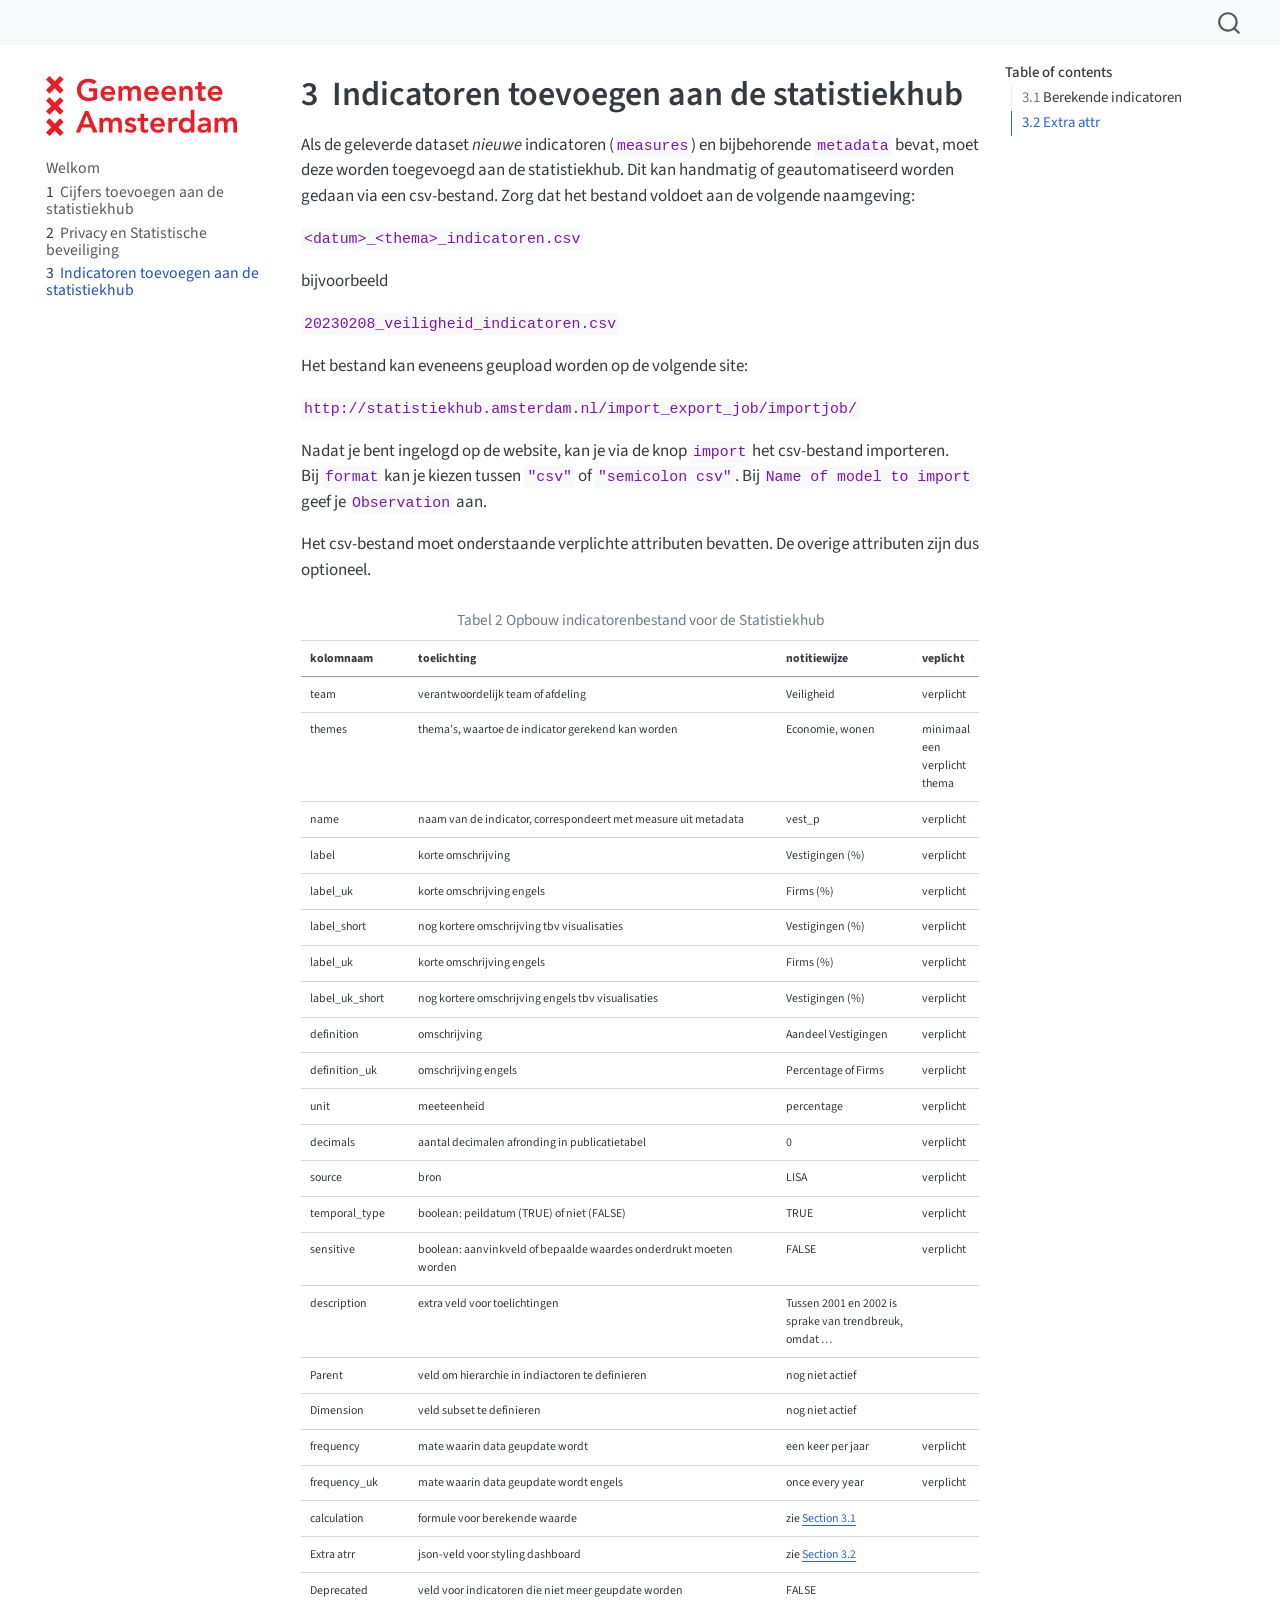
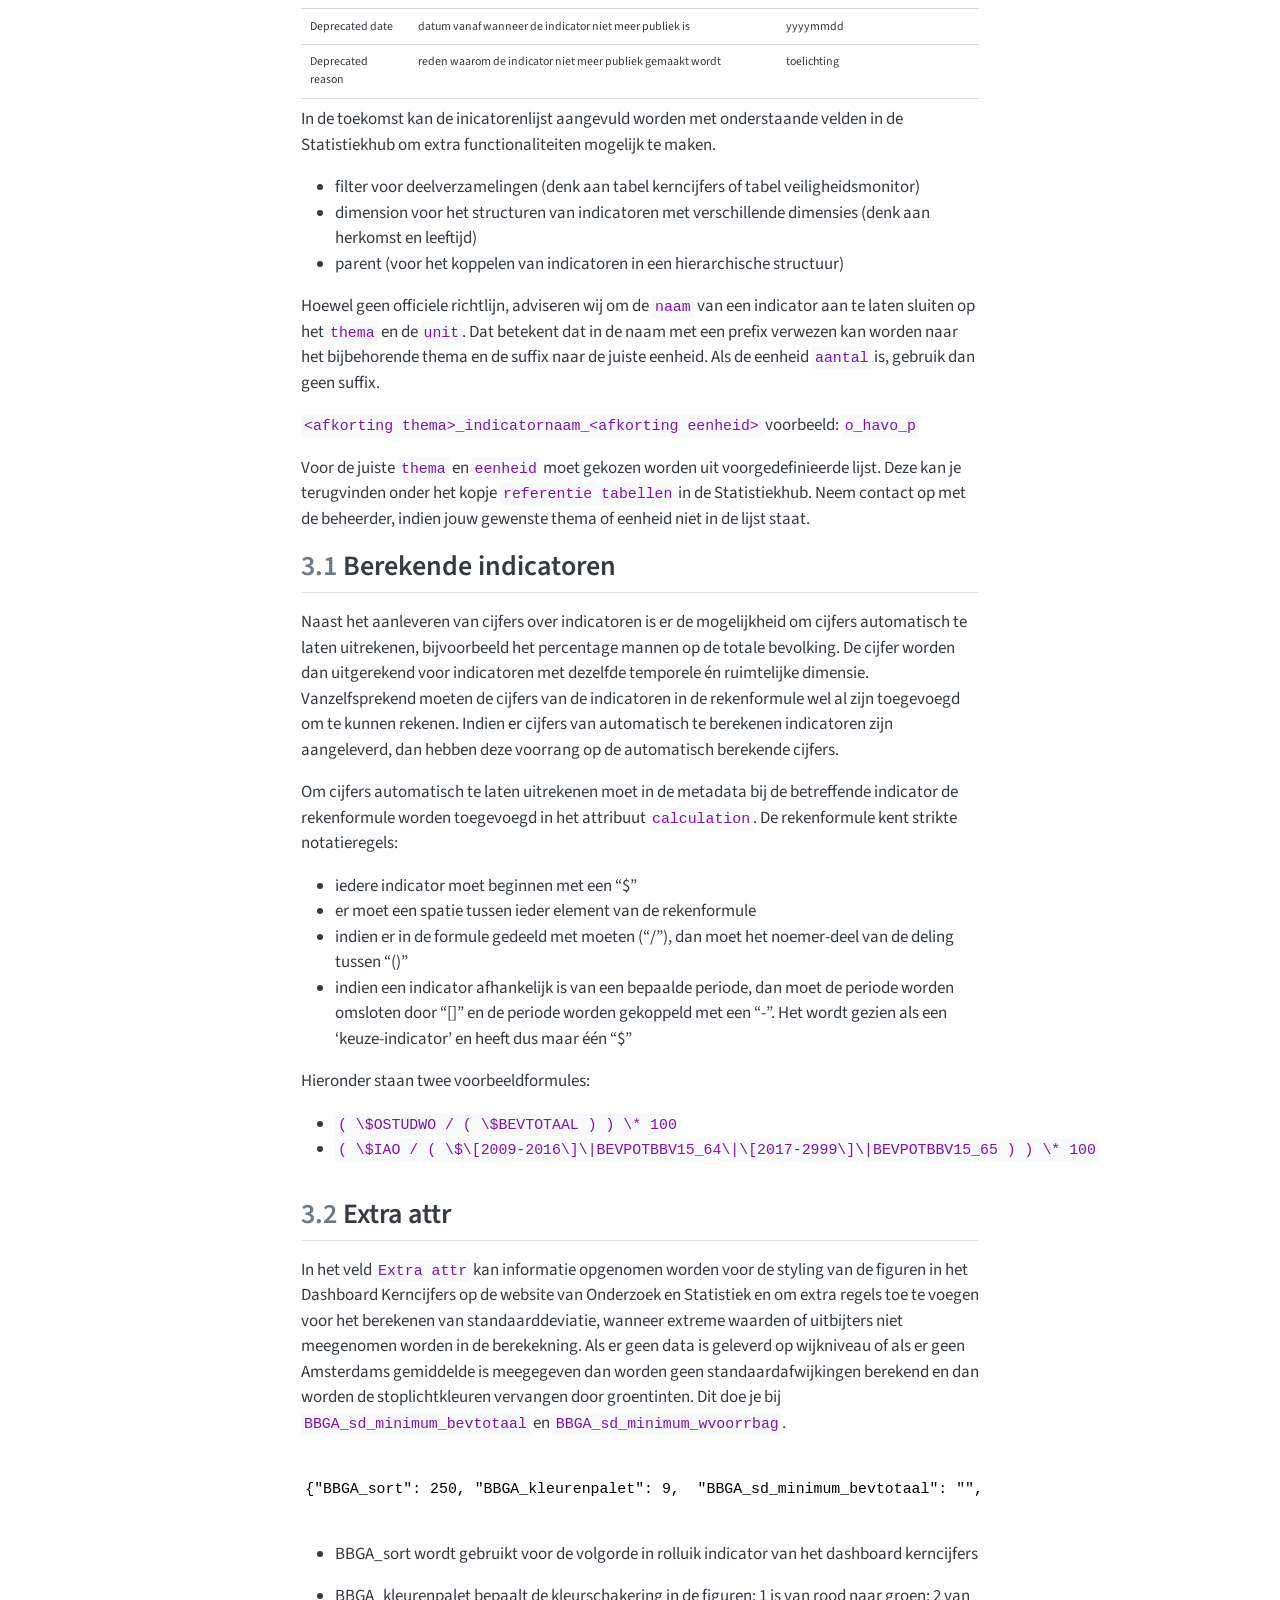
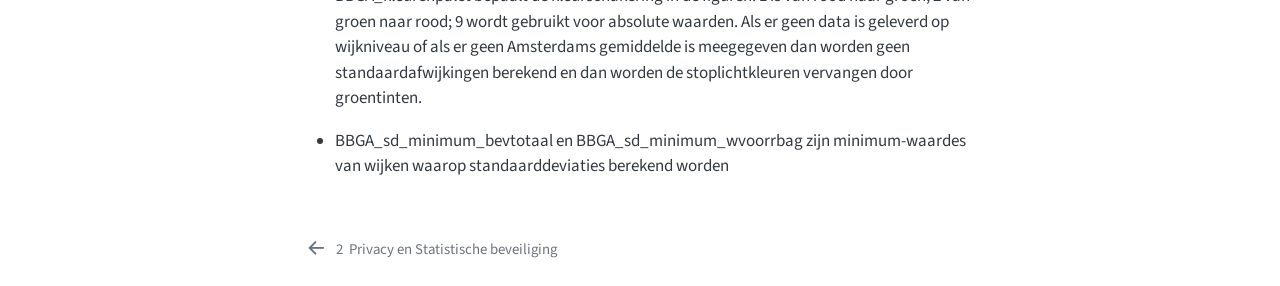
<file: Handleiding Statistiekhub/indicatoren.html>
<!DOCTYPE html>
<html xmlns="http://www.w3.org/1999/xhtml" lang="en" xml:lang="en" xmlns:mso="urn:schemas-microsoft-com:office:office" xmlns:msdt="uuid:C2F41010-65B3-11d1-A29F-00AA00C14882"><head>

<meta charset="utf-8">
<meta name="generator" content="quarto-1.6.40">

<meta name="viewport" content="width=device-width, initial-scale=1.0, user-scalable=yes">


<title>3&nbsp; Indicatoren toevoegen aan de statistiekhub – Handleiding Statistiekhub</title>
<style>
code{white-space: pre-wrap;}
span.smallcaps{font-variant: small-caps;}
div.columns{display: flex; gap: min(4vw, 1.5em);}
div.column{flex: auto; overflow-x: auto;}
div.hanging-indent{margin-left: 1.5em; text-indent: -1.5em;}
ul.task-list{list-style: none;}
ul.task-list li input[type="checkbox"] {
  width: 0.8em;
  margin: 0 0.8em 0.2em -1em; /* quarto-specific, see https://github.com/quarto-dev/quarto-cli/issues/4556 */ 
  vertical-align: middle;
}
</style>


<script src="site_libs/quarto-nav/quarto-nav.js"></script>
<script src="site_libs/quarto-nav/headroom.min.js"></script>
<script src="site_libs/clipboard/clipboard.min.js"></script>
<script src="site_libs/quarto-search/autocomplete.umd.js"></script>
<script src="site_libs/quarto-search/fuse.min.js"></script>
<script src="site_libs/quarto-search/quarto-search.js"></script>
<meta name="quarto:offset" content="./">
<link href="./privacy.html" rel="prev">
<link href="./images/basis_variant_4_rgb.png" rel="icon" type="image/png">
<script src="site_libs/quarto-html/quarto.js"></script>
<script src="site_libs/quarto-html/popper.min.js"></script>
<script src="site_libs/quarto-html/tippy.umd.min.js"></script>
<script src="site_libs/quarto-html/anchor.min.js"></script>
<link href="site_libs/quarto-html/tippy.css" rel="stylesheet">
<link href="site_libs/quarto-html/quarto-syntax-highlighting-549806ee2085284f45b00abea8c6df48.css" rel="stylesheet" id="quarto-text-highlighting-styles">
<script src="site_libs/bootstrap/bootstrap.min.js"></script>
<link href="site_libs/bootstrap/bootstrap-icons.css" rel="stylesheet">
<link href="site_libs/bootstrap/bootstrap-8da5b4427184b79ecddefad3d342027e.min.css" rel="stylesheet" append-hash="true" id="quarto-bootstrap" data-mode="light">
<script id="quarto-search-options" type="application/json">{
  "location": "navbar",
  "copy-button": false,
  "collapse-after": 3,
  "panel-placement": "end",
  "type": "overlay",
  "limit": 50,
  "keyboard-shortcut": [
    "f",
    "/",
    "s"
  ],
  "show-item-context": false,
  "language": {
    "search-no-results-text": "No results",
    "search-matching-documents-text": "matching documents",
    "search-copy-link-title": "Copy link to search",
    "search-hide-matches-text": "Hide additional matches",
    "search-more-match-text": "more match in this document",
    "search-more-matches-text": "more matches in this document",
    "search-clear-button-title": "Clear",
    "search-text-placeholder": "",
    "search-detached-cancel-button-title": "Cancel",
    "search-submit-button-title": "Submit",
    "search-label": "Search"
  }
}</script>



<!--[if gte mso 9]><xml>
<mso:CustomDocumentProperties>
<mso:_dlc_DocId msdt:dt="string">U2C65YR22MK2-1659662025-220458</mso:_dlc_DocId>
<mso:_dlc_DocIdItemGuid msdt:dt="string">6450c691-f478-4625-b4cc-1ee8ddc1685b</mso:_dlc_DocIdItemGuid>
<mso:_dlc_DocIdUrl msdt:dt="string">https://hoofdstad.sharepoint.com/sites/SW-DII-DATA-DAFDOES/_layouts/15/DocIdRedir.aspx?ID=U2C65YR22MK2-1659662025-220458, U2C65YR22MK2-1659662025-220458</mso:_dlc_DocIdUrl>
</mso:CustomDocumentProperties>
</xml><![endif]-->
</head>

<body class="nav-sidebar floating nav-fixed">

<div id="quarto-search-results"></div>
  <header id="quarto-header" class="headroom fixed-top">
    <nav class="navbar navbar-expand-lg " data-bs-theme="dark">
      <div class="navbar-container container-fluid">
        <div class="quarto-navbar-tools tools-end">
</div>
          <div id="quarto-search" class="" title="Search"></div>
      </div> <!-- /container-fluid -->
    </nav>
  <nav class="quarto-secondary-nav">
    <div class="container-fluid d-flex">
      <button type="button" class="quarto-btn-toggle btn" data-bs-toggle="collapse" role="button" data-bs-target=".quarto-sidebar-collapse-item" aria-controls="quarto-sidebar" aria-expanded="false" aria-label="Toggle sidebar navigation" onclick="if (window.quartoToggleHeadroom) { window.quartoToggleHeadroom(); }">
        <i class="bi bi-layout-text-sidebar-reverse"></i>
      </button>
        <nav class="quarto-page-breadcrumbs" aria-label="breadcrumb"><ol class="breadcrumb"><li class="breadcrumb-item"><a href="./indicatoren.html"><span class="chapter-number">3</span>&nbsp; <span class="chapter-title">Indicatoren toevoegen aan de statistiekhub</span></a></li></ol></nav>
        <a class="flex-grow-1" role="navigation" data-bs-toggle="collapse" data-bs-target=".quarto-sidebar-collapse-item" aria-controls="quarto-sidebar" aria-expanded="false" aria-label="Toggle sidebar navigation" onclick="if (window.quartoToggleHeadroom) { window.quartoToggleHeadroom(); }">      
        </a>
    </div>
  </nav>
</header>
<!-- content -->
<div id="quarto-content" class="quarto-container page-columns page-rows-contents page-layout-article page-navbar">
<!-- sidebar -->
  <nav id="quarto-sidebar" class="sidebar collapse collapse-horizontal quarto-sidebar-collapse-item sidebar-navigation floating overflow-auto">
    <div class="pt-lg-2 mt-2 text-left sidebar-header sidebar-header-stacked">
      <a href="./index.html" class="sidebar-logo-link">
      <img src="./images/logo-gemeente-amsterdam-large.svg" alt="" class="sidebar-logo py-0 d-lg-inline d-none">
      </a>
      </div>
    <div class="sidebar-menu-container"> 
    <ul class="list-unstyled mt-1">
        <li class="sidebar-item">
  <div class="sidebar-item-container"> 
  <a href="./index.html" class="sidebar-item-text sidebar-link">
 <span class="menu-text">Welkom</span></a>
  </div>
</li>
        <li class="sidebar-item">
  <div class="sidebar-item-container"> 
  <a href="./cijfers.html" class="sidebar-item-text sidebar-link">
 <span class="menu-text"><span class="chapter-number">1</span>&nbsp; <span class="chapter-title">Cijfers toevoegen aan de statistiekhub</span></span></a>
  </div>
</li>
        <li class="sidebar-item">
  <div class="sidebar-item-container"> 
  <a href="./privacy.html" class="sidebar-item-text sidebar-link">
 <span class="menu-text"><span class="chapter-number">2</span>&nbsp; <span class="chapter-title">Privacy en Statistische beveiliging</span></span></a>
  </div>
</li>
        <li class="sidebar-item">
  <div class="sidebar-item-container"> 
  <a href="./indicatoren.html" class="sidebar-item-text sidebar-link active">
 <span class="menu-text"><span class="chapter-number">3</span>&nbsp; <span class="chapter-title">Indicatoren toevoegen aan de statistiekhub</span></span></a>
  </div>
</li>
    </ul>
    </div>
</nav>
<div id="quarto-sidebar-glass" class="quarto-sidebar-collapse-item" data-bs-toggle="collapse" data-bs-target=".quarto-sidebar-collapse-item"></div>
<!-- margin-sidebar -->
    <div id="quarto-margin-sidebar" class="sidebar margin-sidebar">
        <nav id="TOC" role="doc-toc" class="toc-active">
    <h2 id="toc-title">Table of contents</h2>
   
  <ul>
  <li><a href="#sec-calc" id="toc-sec-calc" class="nav-link active" data-scroll-target="#sec-calc"><span class="header-section-number">3.1</span> Berekende indicatoren</a></li>
  <li><a href="#sec-attr" id="toc-sec-attr" class="nav-link" data-scroll-target="#sec-attr"><span class="header-section-number">3.2</span> Extra attr</a></li>
  </ul>
</nav>
    </div>
<!-- main -->
<main class="content" id="quarto-document-content">

<header id="title-block-header" class="quarto-title-block default">
<div class="quarto-title">
<h1 class="title"><span id="sec-indicatoren" class="quarto-section-identifier"><span class="chapter-number">3</span>&nbsp; <span class="chapter-title">Indicatoren toevoegen aan de statistiekhub</span></span></h1>
</div>



<div class="quarto-title-meta">

    
  
    
  </div>
  


</header>


<p>Als de geleverde dataset <em>nieuwe</em> indicatoren (<code>measures</code>) en bijbehorende <code>metadata</code> bevat, moet deze worden toegevoegd aan de statistiekhub. Dit kan handmatig of geautomatiseerd worden gedaan via een csv-bestand. Zorg dat het bestand voldoet aan de volgende naamgeving:</p>
<p><code>&lt;datum&gt;_&lt;thema&gt;_indicatoren.csv</code></p>
<p>bijvoorbeeld</p>
<p><code>20230208_veiligheid_indicatoren.csv</code></p>
<p>Het bestand kan eveneens geupload worden op de volgende site:</p>
<p><code>http://statistiekhub.amsterdam.nl/import_export_job/importjob/</code></p>
<p>Nadat je bent ingelogd op de website, kan je via de knop <code>import</code> het csv-bestand importeren.<br>
Bij <code>format</code> kan je kiezen tussen <code>"csv"</code> of <code>"semicolon csv"</code>. Bij <code>Name of model to import</code> geef je <code>Observation</code> aan.</p>
<p>Het csv-bestand moet onderstaande verplichte attributen bevatten. De overige attributen zijn dus optioneel.</p>
<div style="font-size: 0.7em;">
<table class="caption-top table">
<caption>Tabel 2 Opbouw indicatorenbestand voor de Statistiekhub</caption>
<colgroup>
<col style="width: 16%">
<col style="width: 54%">
<col style="width: 20%">
<col style="width: 8%">
</colgroup>
<thead>
<tr class="header">
<th>kolomnaam</th>
<th>toelichting</th>
<th>notitiewijze</th>
<th>veplicht</th>
</tr>
</thead>
<tbody>
<tr class="odd">
<td>team</td>
<td>verantwoordelijk team of afdeling</td>
<td>Veiligheid</td>
<td>verplicht</td>
</tr>
<tr class="even">
<td>themes</td>
<td>thema’s, waartoe de indicator gerekend kan worden</td>
<td>Economie, wonen</td>
<td>minimaal een verplicht thema</td>
</tr>
<tr class="odd">
<td>name</td>
<td>naam van de indicator, correspondeert met measure uit metadata</td>
<td>vest_p</td>
<td>verplicht</td>
</tr>
<tr class="even">
<td>label</td>
<td>korte omschrijving</td>
<td>Vestigingen (%)</td>
<td>verplicht</td>
</tr>
<tr class="odd">
<td>label_uk</td>
<td>korte omschrijving engels</td>
<td>Firms (%)</td>
<td>verplicht</td>
</tr>
<tr class="even">
<td>label_short</td>
<td>nog kortere omschrijving tbv visualisaties</td>
<td>Vestigingen (%)</td>
<td>verplicht</td>
</tr>
<tr class="odd">
<td>label_uk</td>
<td>korte omschrijving engels</td>
<td>Firms (%)</td>
<td>verplicht</td>
</tr>
<tr class="even">
<td>label_uk_short</td>
<td>nog kortere omschrijving engels tbv visualisaties</td>
<td>Vestigingen (%)</td>
<td>verplicht</td>
</tr>
<tr class="odd">
<td>definition</td>
<td>omschrijving</td>
<td>Aandeel Vestigingen</td>
<td>verplicht</td>
</tr>
<tr class="even">
<td>definition_uk</td>
<td>omschrijving engels</td>
<td>Percentage of Firms</td>
<td>verplicht</td>
</tr>
<tr class="odd">
<td>unit</td>
<td>meeteenheid</td>
<td>percentage</td>
<td>verplicht</td>
</tr>
<tr class="even">
<td>decimals</td>
<td>aantal decimalen afronding in publicatietabel</td>
<td>0</td>
<td>verplicht</td>
</tr>
<tr class="odd">
<td>source</td>
<td>bron</td>
<td>LISA</td>
<td>verplicht</td>
</tr>
<tr class="even">
<td>temporal_type</td>
<td>boolean: peildatum (TRUE) of niet (FALSE)</td>
<td>TRUE</td>
<td>verplicht</td>
</tr>
<tr class="odd">
<td>sensitive</td>
<td>boolean: aanvinkveld of bepaalde waardes onderdrukt moeten worden</td>
<td>FALSE</td>
<td>verplicht</td>
</tr>
<tr class="even">
<td>description</td>
<td>extra veld voor toelichtingen</td>
<td>Tussen 2001 en 2002 is sprake van trendbreuk, omdat …</td>
<td></td>
</tr>
<tr class="odd">
<td>Parent</td>
<td>veld om hierarchie in indiactoren te definieren</td>
<td>nog niet actief</td>
<td></td>
</tr>
<tr class="even">
<td>Dimension</td>
<td>veld subset te definieren</td>
<td>nog niet actief</td>
<td></td>
</tr>
<tr class="odd">
<td>frequency</td>
<td>mate waarin data geupdate wordt</td>
<td>een keer per jaar</td>
<td>verplicht</td>
</tr>
<tr class="even">
<td>frequency_uk</td>
<td>mate waarin data geupdate wordt engels</td>
<td>once every year</td>
<td>verplicht</td>
</tr>
<tr class="odd">
<td>calculation</td>
<td>formule voor berekende waarde</td>
<td>zie <a href="#sec-calc" class="quarto-xref"><span>Section 3.1</span></a></td>
<td></td>
</tr>
<tr class="even">
<td>Extra atrr</td>
<td>json-veld voor styling dashboard</td>
<td>zie <a href="#sec-attr" class="quarto-xref"><span>Section 3.2</span></a></td>
<td></td>
</tr>
<tr class="odd">
<td>Deprecated</td>
<td>veld voor indicatoren die niet meer geupdate worden</td>
<td>FALSE</td>
<td></td>
</tr>
<tr class="even">
<td>Deprecated date</td>
<td>datum vanaf wanneer de indicator niet meer publiek is</td>
<td>yyyymmdd</td>
<td></td>
</tr>
<tr class="odd">
<td>Deprecated reason</td>
<td>reden waarom de indicator niet meer publiek gemaakt wordt</td>
<td>toelichting</td>
<td></td>
</tr>
</tbody>
</table>
</div>
<p>In de toekomst kan de inicatorenlijst aangevuld worden met onderstaande velden in de Statistiekhub om extra functionaliteiten mogelijk te maken.</p>
<ul>
<li>filter voor deelverzamelingen (denk aan tabel kerncijfers of tabel veiligheidsmonitor)<br>
</li>
<li>dimension voor het structuren van indicatoren met verschillende dimensies (denk aan herkomst en leeftijd)</li>
<li>parent (voor het koppelen van indicatoren in een hierarchische structuur)</li>
</ul>
<p>Hoewel geen officiele richtlijn, adviseren wij om de <code>naam</code> van een indicator aan te laten sluiten op het <code>thema</code> en de <code>unit</code>. Dat betekent dat in de naam met een prefix verwezen kan worden naar het bijbehorende thema en de suffix naar de juiste eenheid. Als de eenheid <code>aantal</code> is, gebruik dan geen suffix.</p>
<p><code>&lt;afkorting thema&gt;_indicatornaam_&lt;afkorting eenheid&gt;</code> voorbeeld: <code>o_havo_p</code></p>
<p>Voor de juiste <code>thema</code> en <code>eenheid</code> moet gekozen worden uit voorgedefinieerde lijst. Deze kan je terugvinden onder het kopje <code>referentie tabellen</code> in de Statistiekhub. Neem contact op met de beheerder, indien jouw gewenste thema of eenheid niet in de lijst staat.</p>
<section id="sec-calc" class="level2" data-number="3.1">
<h2 data-number="3.1" class="anchored" data-anchor-id="sec-calc"><span class="header-section-number">3.1</span> Berekende indicatoren</h2>
<p>Naast het aanleveren van cijfers over indicatoren is er de mogelijkheid om cijfers automatisch te laten uitrekenen, bijvoorbeeld het percentage mannen op de totale bevolking. De cijfer worden dan uitgerekend voor indicatoren met dezelfde temporele én ruimtelijke dimensie. Vanzelfsprekend moeten de cijfers van de indicatoren in de rekenformule wel al zijn toegevoegd om te kunnen rekenen. Indien er cijfers van automatisch te berekenen indicatoren zijn aangeleverd, dan hebben deze voorrang op de automatisch berekende cijfers.</p>
<p>Om cijfers automatisch te laten uitrekenen moet in de metadata bij de betreffende indicator de rekenformule worden toegevoegd in het attribuut <code>calculation</code>. De rekenformule kent strikte notatieregels:</p>
<ul>
<li>iedere indicator moet beginnen met een “$”<br>
</li>
<li>er moet een spatie tussen ieder element van de rekenformule<br>
</li>
<li>indien er in de formule gedeeld met moeten (“/”), dan moet het noemer-deel van de deling tussen “()”<br>
</li>
<li>indien een indicator afhankelijk is van een bepaalde periode, dan moet de periode worden omsloten door “[]” en de periode worden gekoppeld met een “-”. Het wordt gezien als een ‘keuze-indicator’ en heeft dus maar één “$”<br>
</li>
</ul>
<p>Hieronder staan twee voorbeeldformules:</p>
<ul>
<li><code>( \$OSTUDWO / ( \$BEVTOTAAL ) ) \* 100</code><br>
</li>
<li><code>( \$IAO / ( \$\[2009-2016\]\|BEVPOTBBV15_64\|\[2017-2999\]\|BEVPOTBBV15_65 ) ) \* 100</code></li>
</ul>
</section>
<section id="sec-attr" class="level2" data-number="3.2">
<h2 data-number="3.2" class="anchored" data-anchor-id="sec-attr"><span class="header-section-number">3.2</span> Extra attr</h2>
<p>In het veld <code>Extra attr</code> kan informatie opgenomen worden voor de styling van de figuren in het Dashboard Kerncijfers op de website van Onderzoek en Statistiek en om extra regels toe te voegen voor het berekenen van standaarddeviatie, wanneer extreme waarden of uitbijters niet meegenomen worden in de berekekning. Als er geen data is geleverd op wijkniveau of als er geen Amsterdams gemiddelde is meegegeven dan worden geen standaardafwijkingen berekend en dan worden de stoplichtkleuren vervangen door groentinten. Dit doe je bij <code>BBGA_sd_minimum_bevtotaal</code> en <code>BBGA_sd_minimum_wvoorrbag</code>.</p>
<pre><code>  
{"BBGA_sort": 250, "BBGA_kleurenpalet": 9,  "BBGA_sd_minimum_bevtotaal": "", "BBGA_sd_minimum_wvoorrbag": ""}
  </code></pre>
<ul>
<li><p>BBGA_sort wordt gebruikt voor de volgorde in rolluik indicator van het dashboard kerncijfers</p></li>
<li><p>BBGA_kleurenpalet bepaalt de kleurschakering in de figuren: 1 is van rood naar groen; 2 van groen naar rood; 9 wordt gebruikt voor absolute waarden. Als er geen data is geleverd op wijkniveau of als er geen Amsterdams gemiddelde is meegegeven dan worden geen standaardafwijkingen berekend en dan worden de stoplichtkleuren vervangen door groentinten.</p></li>
<li><p>BBGA_sd_minimum_bevtotaal en BBGA_sd_minimum_wvoorrbag zijn minimum-waardes van wijken waarop standaarddeviaties berekend worden</p></li>
</ul>


</section>

</main> <!-- /main -->
<script id="quarto-html-after-body" type="application/javascript">
window.document.addEventListener("DOMContentLoaded", function (event) {
  const toggleBodyColorMode = (bsSheetEl) => {
    const mode = bsSheetEl.getAttribute("data-mode");
    const bodyEl = window.document.querySelector("body");
    if (mode === "dark") {
      bodyEl.classList.add("quarto-dark");
      bodyEl.classList.remove("quarto-light");
    } else {
      bodyEl.classList.add("quarto-light");
      bodyEl.classList.remove("quarto-dark");
    }
  }
  const toggleBodyColorPrimary = () => {
    const bsSheetEl = window.document.querySelector("link#quarto-bootstrap");
    if (bsSheetEl) {
      toggleBodyColorMode(bsSheetEl);
    }
  }
  toggleBodyColorPrimary();  
  const icon = "";
  const anchorJS = new window.AnchorJS();
  anchorJS.options = {
    placement: 'right',
    icon: icon
  };
  anchorJS.add('.anchored');
  const isCodeAnnotation = (el) => {
    for (const clz of el.classList) {
      if (clz.startsWith('code-annotation-')) {                     
        return true;
      }
    }
    return false;
  }
  const onCopySuccess = function(e) {
    // button target
    const button = e.trigger;
    // don't keep focus
    button.blur();
    // flash "checked"
    button.classList.add('code-copy-button-checked');
    var currentTitle = button.getAttribute("title");
    button.setAttribute("title", "Copied!");
    let tooltip;
    if (window.bootstrap) {
      button.setAttribute("data-bs-toggle", "tooltip");
      button.setAttribute("data-bs-placement", "left");
      button.setAttribute("data-bs-title", "Copied!");
      tooltip = new bootstrap.Tooltip(button, 
        { trigger: "manual", 
          customClass: "code-copy-button-tooltip",
          offset: [0, -8]});
      tooltip.show();    
    }
    setTimeout(function() {
      if (tooltip) {
        tooltip.hide();
        button.removeAttribute("data-bs-title");
        button.removeAttribute("data-bs-toggle");
        button.removeAttribute("data-bs-placement");
      }
      button.setAttribute("title", currentTitle);
      button.classList.remove('code-copy-button-checked');
    }, 1000);
    // clear code selection
    e.clearSelection();
  }
  const getTextToCopy = function(trigger) {
      const codeEl = trigger.previousElementSibling.cloneNode(true);
      for (const childEl of codeEl.children) {
        if (isCodeAnnotation(childEl)) {
          childEl.remove();
        }
      }
      return codeEl.innerText;
  }
  const clipboard = new window.ClipboardJS('.code-copy-button:not([data-in-quarto-modal])', {
    text: getTextToCopy
  });
  clipboard.on('success', onCopySuccess);
  if (window.document.getElementById('quarto-embedded-source-code-modal')) {
    const clipboardModal = new window.ClipboardJS('.code-copy-button[data-in-quarto-modal]', {
      text: getTextToCopy,
      container: window.document.getElementById('quarto-embedded-source-code-modal')
    });
    clipboardModal.on('success', onCopySuccess);
  }
    var localhostRegex = new RegExp(/^(?:http|https):\/\/localhost\:?[0-9]*\//);
    var mailtoRegex = new RegExp(/^mailto:/);
      var filterRegex = new RegExp("https:\/\/statistiekhub\.amsterdam\.nl\/");
    var isInternal = (href) => {
        return filterRegex.test(href) || localhostRegex.test(href) || mailtoRegex.test(href);
    }
    // Inspect non-navigation links and adorn them if external
 	var links = window.document.querySelectorAll('a[href]:not(.nav-link):not(.navbar-brand):not(.toc-action):not(.sidebar-link):not(.sidebar-item-toggle):not(.pagination-link):not(.no-external):not([aria-hidden]):not(.dropdown-item):not(.quarto-navigation-tool):not(.about-link)');
    for (var i=0; i<links.length; i++) {
      const link = links[i];
      if (!isInternal(link.href)) {
        // undo the damage that might have been done by quarto-nav.js in the case of
        // links that we want to consider external
        if (link.dataset.originalHref !== undefined) {
          link.href = link.dataset.originalHref;
        }
      }
    }
  function tippyHover(el, contentFn, onTriggerFn, onUntriggerFn) {
    const config = {
      allowHTML: true,
      maxWidth: 500,
      delay: 100,
      arrow: false,
      appendTo: function(el) {
          return el.parentElement;
      },
      interactive: true,
      interactiveBorder: 10,
      theme: 'quarto',
      placement: 'bottom-start',
    };
    if (contentFn) {
      config.content = contentFn;
    }
    if (onTriggerFn) {
      config.onTrigger = onTriggerFn;
    }
    if (onUntriggerFn) {
      config.onUntrigger = onUntriggerFn;
    }
    window.tippy(el, config); 
  }
  const noterefs = window.document.querySelectorAll('a[role="doc-noteref"]');
  for (var i=0; i<noterefs.length; i++) {
    const ref = noterefs[i];
    tippyHover(ref, function() {
      // use id or data attribute instead here
      let href = ref.getAttribute('data-footnote-href') || ref.getAttribute('href');
      try { href = new URL(href).hash; } catch {}
      const id = href.replace(/^#\/?/, "");
      const note = window.document.getElementById(id);
      if (note) {
        return note.innerHTML;
      } else {
        return "";
      }
    });
  }
  const xrefs = window.document.querySelectorAll('a.quarto-xref');
  const processXRef = (id, note) => {
    // Strip column container classes
    const stripColumnClz = (el) => {
      el.classList.remove("page-full", "page-columns");
      if (el.children) {
        for (const child of el.children) {
          stripColumnClz(child);
        }
      }
    }
    stripColumnClz(note)
    if (id === null || id.startsWith('sec-')) {
      // Special case sections, only their first couple elements
      const container = document.createElement("div");
      if (note.children && note.children.length > 2) {
        container.appendChild(note.children[0].cloneNode(true));
        for (let i = 1; i < note.children.length; i++) {
          const child = note.children[i];
          if (child.tagName === "P" && child.innerText === "") {
            continue;
          } else {
            container.appendChild(child.cloneNode(true));
            break;
          }
        }
        if (window.Quarto?.typesetMath) {
          window.Quarto.typesetMath(container);
        }
        return container.innerHTML
      } else {
        if (window.Quarto?.typesetMath) {
          window.Quarto.typesetMath(note);
        }
        return note.innerHTML;
      }
    } else {
      // Remove any anchor links if they are present
      const anchorLink = note.querySelector('a.anchorjs-link');
      if (anchorLink) {
        anchorLink.remove();
      }
      if (window.Quarto?.typesetMath) {
        window.Quarto.typesetMath(note);
      }
      if (note.classList.contains("callout")) {
        return note.outerHTML;
      } else {
        return note.innerHTML;
      }
    }
  }
  for (var i=0; i<xrefs.length; i++) {
    const xref = xrefs[i];
    tippyHover(xref, undefined, function(instance) {
      instance.disable();
      let url = xref.getAttribute('href');
      let hash = undefined; 
      if (url.startsWith('#')) {
        hash = url;
      } else {
        try { hash = new URL(url).hash; } catch {}
      }
      if (hash) {
        const id = hash.replace(/^#\/?/, "");
        const note = window.document.getElementById(id);
        if (note !== null) {
          try {
            const html = processXRef(id, note.cloneNode(true));
            instance.setContent(html);
          } finally {
            instance.enable();
            instance.show();
          }
        } else {
          // See if we can fetch this
          fetch(url.split('#')[0])
          .then(res => res.text())
          .then(html => {
            const parser = new DOMParser();
            const htmlDoc = parser.parseFromString(html, "text/html");
            const note = htmlDoc.getElementById(id);
            if (note !== null) {
              const html = processXRef(id, note);
              instance.setContent(html);
            } 
          }).finally(() => {
            instance.enable();
            instance.show();
          });
        }
      } else {
        // See if we can fetch a full url (with no hash to target)
        // This is a special case and we should probably do some content thinning / targeting
        fetch(url)
        .then(res => res.text())
        .then(html => {
          const parser = new DOMParser();
          const htmlDoc = parser.parseFromString(html, "text/html");
          const note = htmlDoc.querySelector('main.content');
          if (note !== null) {
            // This should only happen for chapter cross references
            // (since there is no id in the URL)
            // remove the first header
            if (note.children.length > 0 && note.children[0].tagName === "HEADER") {
              note.children[0].remove();
            }
            const html = processXRef(null, note);
            instance.setContent(html);
          } 
        }).finally(() => {
          instance.enable();
          instance.show();
        });
      }
    }, function(instance) {
    });
  }
      let selectedAnnoteEl;
      const selectorForAnnotation = ( cell, annotation) => {
        let cellAttr = 'data-code-cell="' + cell + '"';
        let lineAttr = 'data-code-annotation="' +  annotation + '"';
        const selector = 'span[' + cellAttr + '][' + lineAttr + ']';
        return selector;
      }
      const selectCodeLines = (annoteEl) => {
        const doc = window.document;
        const targetCell = annoteEl.getAttribute("data-target-cell");
        const targetAnnotation = annoteEl.getAttribute("data-target-annotation");
        const annoteSpan = window.document.querySelector(selectorForAnnotation(targetCell, targetAnnotation));
        const lines = annoteSpan.getAttribute("data-code-lines").split(",");
        const lineIds = lines.map((line) => {
          return targetCell + "-" + line;
        })
        let top = null;
        let height = null;
        let parent = null;
        if (lineIds.length > 0) {
            //compute the position of the single el (top and bottom and make a div)
            const el = window.document.getElementById(lineIds[0]);
            top = el.offsetTop;
            height = el.offsetHeight;
            parent = el.parentElement.parentElement;
          if (lineIds.length > 1) {
            const lastEl = window.document.getElementById(lineIds[lineIds.length - 1]);
            const bottom = lastEl.offsetTop + lastEl.offsetHeight;
            height = bottom - top;
          }
          if (top !== null && height !== null && parent !== null) {
            // cook up a div (if necessary) and position it 
            let div = window.document.getElementById("code-annotation-line-highlight");
            if (div === null) {
              div = window.document.createElement("div");
              div.setAttribute("id", "code-annotation-line-highlight");
              div.style.position = 'absolute';
              parent.appendChild(div);
            }
            div.style.top = top - 2 + "px";
            div.style.height = height + 4 + "px";
            div.style.left = 0;
            let gutterDiv = window.document.getElementById("code-annotation-line-highlight-gutter");
            if (gutterDiv === null) {
              gutterDiv = window.document.createElement("div");
              gutterDiv.setAttribute("id", "code-annotation-line-highlight-gutter");
              gutterDiv.style.position = 'absolute';
              const codeCell = window.document.getElementById(targetCell);
              const gutter = codeCell.querySelector('.code-annotation-gutter');
              gutter.appendChild(gutterDiv);
            }
            gutterDiv.style.top = top - 2 + "px";
            gutterDiv.style.height = height + 4 + "px";
          }
          selectedAnnoteEl = annoteEl;
        }
      };
      const unselectCodeLines = () => {
        const elementsIds = ["code-annotation-line-highlight", "code-annotation-line-highlight-gutter"];
        elementsIds.forEach((elId) => {
          const div = window.document.getElementById(elId);
          if (div) {
            div.remove();
          }
        });
        selectedAnnoteEl = undefined;
      };
        // Handle positioning of the toggle
    window.addEventListener(
      "resize",
      throttle(() => {
        elRect = undefined;
        if (selectedAnnoteEl) {
          selectCodeLines(selectedAnnoteEl);
        }
      }, 10)
    );
    function throttle(fn, ms) {
    let throttle = false;
    let timer;
      return (...args) => {
        if(!throttle) { // first call gets through
            fn.apply(this, args);
            throttle = true;
        } else { // all the others get throttled
            if(timer) clearTimeout(timer); // cancel #2
            timer = setTimeout(() => {
              fn.apply(this, args);
              timer = throttle = false;
            }, ms);
        }
      };
    }
      // Attach click handler to the DT
      const annoteDls = window.document.querySelectorAll('dt[data-target-cell]');
      for (const annoteDlNode of annoteDls) {
        annoteDlNode.addEventListener('click', (event) => {
          const clickedEl = event.target;
          if (clickedEl !== selectedAnnoteEl) {
            unselectCodeLines();
            const activeEl = window.document.querySelector('dt[data-target-cell].code-annotation-active');
            if (activeEl) {
              activeEl.classList.remove('code-annotation-active');
            }
            selectCodeLines(clickedEl);
            clickedEl.classList.add('code-annotation-active');
          } else {
            // Unselect the line
            unselectCodeLines();
            clickedEl.classList.remove('code-annotation-active');
          }
        });
      }
  const findCites = (el) => {
    const parentEl = el.parentElement;
    if (parentEl) {
      const cites = parentEl.dataset.cites;
      if (cites) {
        return {
          el,
          cites: cites.split(' ')
        };
      } else {
        return findCites(el.parentElement)
      }
    } else {
      return undefined;
    }
  };
  var bibliorefs = window.document.querySelectorAll('a[role="doc-biblioref"]');
  for (var i=0; i<bibliorefs.length; i++) {
    const ref = bibliorefs[i];
    const citeInfo = findCites(ref);
    if (citeInfo) {
      tippyHover(citeInfo.el, function() {
        var popup = window.document.createElement('div');
        citeInfo.cites.forEach(function(cite) {
          var citeDiv = window.document.createElement('div');
          citeDiv.classList.add('hanging-indent');
          citeDiv.classList.add('csl-entry');
          var biblioDiv = window.document.getElementById('ref-' + cite);
          if (biblioDiv) {
            citeDiv.innerHTML = biblioDiv.innerHTML;
          }
          popup.appendChild(citeDiv);
        });
        return popup.innerHTML;
      });
    }
  }
});
</script>
<nav class="page-navigation">
  <div class="nav-page nav-page-previous">
      <a href="./privacy.html" class="pagination-link" aria-label="Privacy en Statistische beveiliging">
        <i class="bi bi-arrow-left-short"></i> <span class="nav-page-text"><span class="chapter-number">2</span>&nbsp; <span class="chapter-title">Privacy en Statistische beveiliging</span></span>
      </a>          
  </div>
  <div class="nav-page nav-page-next">
  </div>
</nav>
</div> <!-- /content -->




</body></html>
</file>
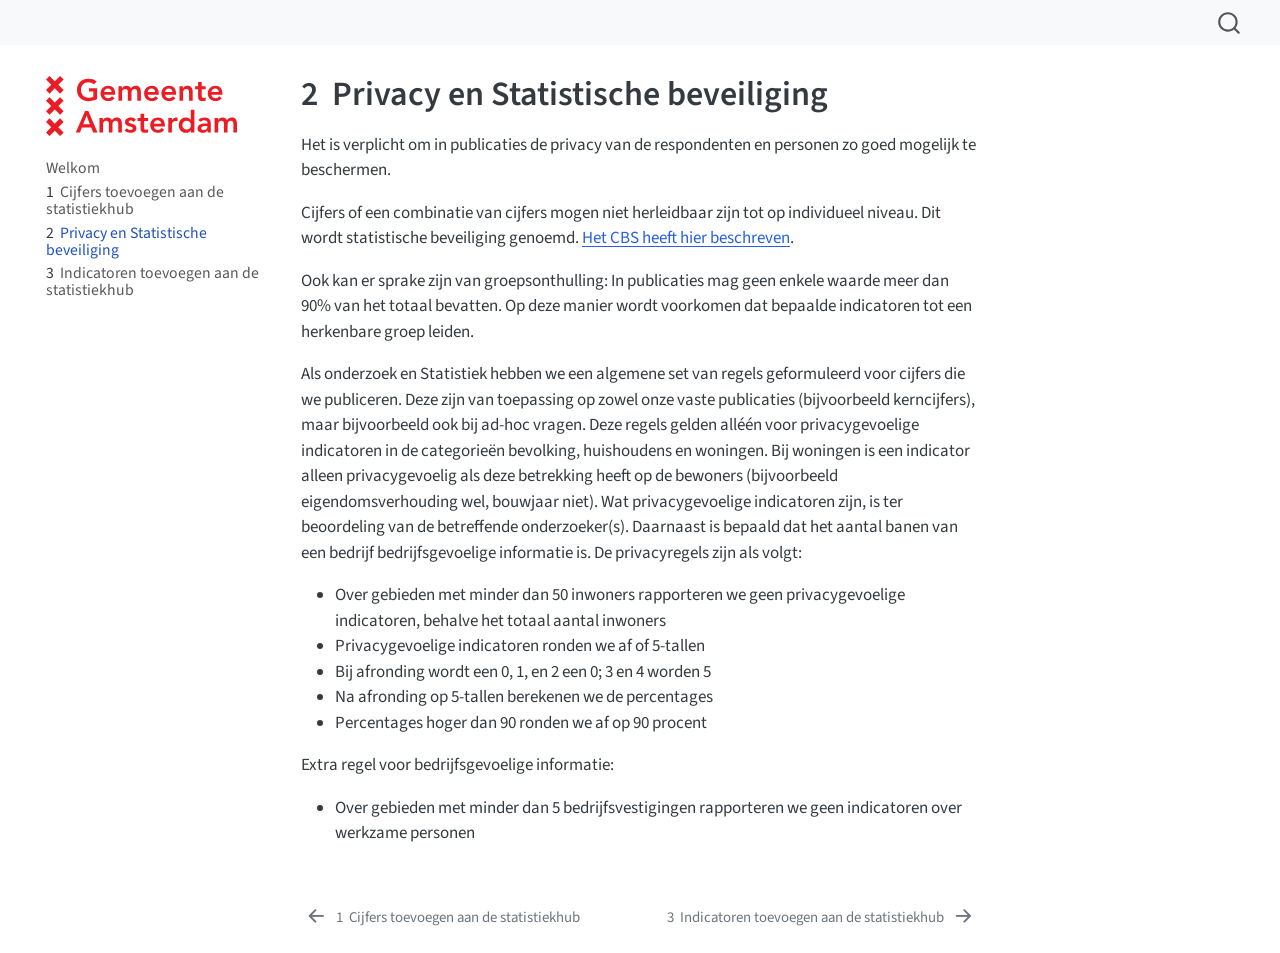
<file: Handleiding Statistiekhub/privacy.html>
<!DOCTYPE html>
<html xmlns="http://www.w3.org/1999/xhtml" lang="en" xml:lang="en" xmlns:mso="urn:schemas-microsoft-com:office:office" xmlns:msdt="uuid:C2F41010-65B3-11d1-A29F-00AA00C14882"><head>

<meta charset="utf-8">
<meta name="generator" content="quarto-1.6.40">

<meta name="viewport" content="width=device-width, initial-scale=1.0, user-scalable=yes">


<title>2&nbsp; Privacy en Statistische beveiliging – Handleiding Statistiekhub</title>
<style>
code{white-space: pre-wrap;}
span.smallcaps{font-variant: small-caps;}
div.columns{display: flex; gap: min(4vw, 1.5em);}
div.column{flex: auto; overflow-x: auto;}
div.hanging-indent{margin-left: 1.5em; text-indent: -1.5em;}
ul.task-list{list-style: none;}
ul.task-list li input[type="checkbox"] {
  width: 0.8em;
  margin: 0 0.8em 0.2em -1em; /* quarto-specific, see https://github.com/quarto-dev/quarto-cli/issues/4556 */ 
  vertical-align: middle;
}
</style>


<script src="site_libs/quarto-nav/quarto-nav.js"></script>
<script src="site_libs/quarto-nav/headroom.min.js"></script>
<script src="site_libs/clipboard/clipboard.min.js"></script>
<script src="site_libs/quarto-search/autocomplete.umd.js"></script>
<script src="site_libs/quarto-search/fuse.min.js"></script>
<script src="site_libs/quarto-search/quarto-search.js"></script>
<meta name="quarto:offset" content="./">
<link href="./indicatoren.html" rel="next">
<link href="./cijfers.html" rel="prev">
<link href="./images/basis_variant_4_rgb.png" rel="icon" type="image/png">
<script src="site_libs/quarto-html/quarto.js"></script>
<script src="site_libs/quarto-html/popper.min.js"></script>
<script src="site_libs/quarto-html/tippy.umd.min.js"></script>
<script src="site_libs/quarto-html/anchor.min.js"></script>
<link href="site_libs/quarto-html/tippy.css" rel="stylesheet">
<link href="site_libs/quarto-html/quarto-syntax-highlighting-549806ee2085284f45b00abea8c6df48.css" rel="stylesheet" id="quarto-text-highlighting-styles">
<script src="site_libs/bootstrap/bootstrap.min.js"></script>
<link href="site_libs/bootstrap/bootstrap-icons.css" rel="stylesheet">
<link href="site_libs/bootstrap/bootstrap-8da5b4427184b79ecddefad3d342027e.min.css" rel="stylesheet" append-hash="true" id="quarto-bootstrap" data-mode="light">
<script id="quarto-search-options" type="application/json">{
  "location": "navbar",
  "copy-button": false,
  "collapse-after": 3,
  "panel-placement": "end",
  "type": "overlay",
  "limit": 50,
  "keyboard-shortcut": [
    "f",
    "/",
    "s"
  ],
  "show-item-context": false,
  "language": {
    "search-no-results-text": "No results",
    "search-matching-documents-text": "matching documents",
    "search-copy-link-title": "Copy link to search",
    "search-hide-matches-text": "Hide additional matches",
    "search-more-match-text": "more match in this document",
    "search-more-matches-text": "more matches in this document",
    "search-clear-button-title": "Clear",
    "search-text-placeholder": "",
    "search-detached-cancel-button-title": "Cancel",
    "search-submit-button-title": "Submit",
    "search-label": "Search"
  }
}</script>



<!--[if gte mso 9]><xml>
<mso:CustomDocumentProperties>
<mso:_dlc_DocId msdt:dt="string">U2C65YR22MK2-1659662025-220457</mso:_dlc_DocId>
<mso:_dlc_DocIdItemGuid msdt:dt="string">6d6ff379-4eee-4a3b-b62a-bce188d5e91c</mso:_dlc_DocIdItemGuid>
<mso:_dlc_DocIdUrl msdt:dt="string">https://hoofdstad.sharepoint.com/sites/SW-DII-DATA-DAFDOES/_layouts/15/DocIdRedir.aspx?ID=U2C65YR22MK2-1659662025-220457, U2C65YR22MK2-1659662025-220457</mso:_dlc_DocIdUrl>
</mso:CustomDocumentProperties>
</xml><![endif]-->
</head>

<body class="nav-sidebar floating nav-fixed">

<div id="quarto-search-results"></div>
  <header id="quarto-header" class="headroom fixed-top">
    <nav class="navbar navbar-expand-lg " data-bs-theme="dark">
      <div class="navbar-container container-fluid">
        <div class="quarto-navbar-tools tools-end">
</div>
          <div id="quarto-search" class="" title="Search"></div>
      </div> <!-- /container-fluid -->
    </nav>
  <nav class="quarto-secondary-nav">
    <div class="container-fluid d-flex">
      <button type="button" class="quarto-btn-toggle btn" data-bs-toggle="collapse" role="button" data-bs-target=".quarto-sidebar-collapse-item" aria-controls="quarto-sidebar" aria-expanded="false" aria-label="Toggle sidebar navigation" onclick="if (window.quartoToggleHeadroom) { window.quartoToggleHeadroom(); }">
        <i class="bi bi-layout-text-sidebar-reverse"></i>
      </button>
        <nav class="quarto-page-breadcrumbs" aria-label="breadcrumb"><ol class="breadcrumb"><li class="breadcrumb-item"><a href="./privacy.html"><span class="chapter-number">2</span>&nbsp; <span class="chapter-title">Privacy en Statistische beveiliging</span></a></li></ol></nav>
        <a class="flex-grow-1" role="navigation" data-bs-toggle="collapse" data-bs-target=".quarto-sidebar-collapse-item" aria-controls="quarto-sidebar" aria-expanded="false" aria-label="Toggle sidebar navigation" onclick="if (window.quartoToggleHeadroom) { window.quartoToggleHeadroom(); }">      
        </a>
    </div>
  </nav>
</header>
<!-- content -->
<div id="quarto-content" class="quarto-container page-columns page-rows-contents page-layout-article page-navbar">
<!-- sidebar -->
  <nav id="quarto-sidebar" class="sidebar collapse collapse-horizontal quarto-sidebar-collapse-item sidebar-navigation floating overflow-auto">
    <div class="pt-lg-2 mt-2 text-left sidebar-header sidebar-header-stacked">
      <a href="./index.html" class="sidebar-logo-link">
      <img src="./images/logo-gemeente-amsterdam-large.svg" alt="" class="sidebar-logo py-0 d-lg-inline d-none">
      </a>
      </div>
    <div class="sidebar-menu-container"> 
    <ul class="list-unstyled mt-1">
        <li class="sidebar-item">
  <div class="sidebar-item-container"> 
  <a href="./index.html" class="sidebar-item-text sidebar-link">
 <span class="menu-text">Welkom</span></a>
  </div>
</li>
        <li class="sidebar-item">
  <div class="sidebar-item-container"> 
  <a href="./cijfers.html" class="sidebar-item-text sidebar-link">
 <span class="menu-text"><span class="chapter-number">1</span>&nbsp; <span class="chapter-title">Cijfers toevoegen aan de statistiekhub</span></span></a>
  </div>
</li>
        <li class="sidebar-item">
  <div class="sidebar-item-container"> 
  <a href="./privacy.html" class="sidebar-item-text sidebar-link active">
 <span class="menu-text"><span class="chapter-number">2</span>&nbsp; <span class="chapter-title">Privacy en Statistische beveiliging</span></span></a>
  </div>
</li>
        <li class="sidebar-item">
  <div class="sidebar-item-container"> 
  <a href="./indicatoren.html" class="sidebar-item-text sidebar-link">
 <span class="menu-text"><span class="chapter-number">3</span>&nbsp; <span class="chapter-title">Indicatoren toevoegen aan de statistiekhub</span></span></a>
  </div>
</li>
    </ul>
    </div>
</nav>
<div id="quarto-sidebar-glass" class="quarto-sidebar-collapse-item" data-bs-toggle="collapse" data-bs-target=".quarto-sidebar-collapse-item"></div>
<!-- margin-sidebar -->
    <div id="quarto-margin-sidebar" class="sidebar margin-sidebar zindex-bottom">
        
    </div>
<!-- main -->
<main class="content" id="quarto-document-content">

<header id="title-block-header" class="quarto-title-block default">
<div class="quarto-title">
<h1 class="title"><span id="sec-privacy" class="quarto-section-identifier"><span class="chapter-number">2</span>&nbsp; <span class="chapter-title">Privacy en Statistische beveiliging</span></span></h1>
</div>



<div class="quarto-title-meta">

    
  
    
  </div>
  


</header>


<p>Het is verplicht om in publicaties de privacy van de respondenten en personen zo goed mogelijk te beschermen.</p>
<p>Cijfers of een combinatie van cijfers mogen niet herleidbaar zijn tot op individueel niveau. Dit wordt statistische beveiliging genoemd. <a href="https://www.cbs.nl/-/media/imported/onze-diensten/methoden/gevalideerde-methoden/output/documents/2010/41/statistische-beveiliging-art.pdf?la=nl-nl">Het CBS heeft hier beschreven</a>.</p>
<p>Ook kan er sprake zijn van groepsonthulling: In publicaties mag geen enkele waarde meer dan 90% van het totaal bevatten. Op deze manier wordt voorkomen dat bepaalde indicatoren tot een herkenbare groep leiden.</p>
<p>Als onderzoek en Statistiek hebben we een algemene set van regels geformuleerd voor cijfers die we publiceren. Deze zijn van toepassing op zowel onze vaste publicaties (bijvoorbeeld kerncijfers), maar bijvoorbeeld ook bij ad-hoc vragen. Deze regels gelden alléén voor privacygevoelige indicatoren in de categorieën bevolking, huishoudens en woningen. Bij woningen is een indicator alleen privacygevoelig als deze betrekking heeft op de bewoners (bijvoorbeeld eigendomsverhouding wel, bouwjaar niet). Wat privacygevoelige indicatoren zijn, is ter beoordeling van de betreffende onderzoeker(s). Daarnaast is bepaald dat het aantal banen van een bedrijf bedrijfsgevoelige informatie is. De privacyregels zijn als volgt:</p>
<ul>
<li>Over gebieden met minder dan 50 inwoners rapporteren we geen privacygevoelige indicatoren, behalve het totaal aantal inwoners<br>
</li>
<li>Privacygevoelige indicatoren ronden we af of 5-tallen<br>
</li>
<li>Bij afronding wordt een 0, 1, en 2 een 0; 3 en 4 worden 5<br>
</li>
<li>Na afronding op 5-tallen berekenen we de percentages<br>
</li>
<li>Percentages hoger dan 90 ronden we af op 90 procent<br>
</li>
</ul>
<p>Extra regel voor bedrijfsgevoelige informatie:</p>
<ul>
<li>Over gebieden met minder dan 5 bedrijfsvestigingen rapporteren we geen indicatoren over werkzame personen<br>
</li>
</ul>



</main> <!-- /main -->
<script id="quarto-html-after-body" type="application/javascript">
window.document.addEventListener("DOMContentLoaded", function (event) {
  const toggleBodyColorMode = (bsSheetEl) => {
    const mode = bsSheetEl.getAttribute("data-mode");
    const bodyEl = window.document.querySelector("body");
    if (mode === "dark") {
      bodyEl.classList.add("quarto-dark");
      bodyEl.classList.remove("quarto-light");
    } else {
      bodyEl.classList.add("quarto-light");
      bodyEl.classList.remove("quarto-dark");
    }
  }
  const toggleBodyColorPrimary = () => {
    const bsSheetEl = window.document.querySelector("link#quarto-bootstrap");
    if (bsSheetEl) {
      toggleBodyColorMode(bsSheetEl);
    }
  }
  toggleBodyColorPrimary();  
  const icon = "";
  const anchorJS = new window.AnchorJS();
  anchorJS.options = {
    placement: 'right',
    icon: icon
  };
  anchorJS.add('.anchored');
  const isCodeAnnotation = (el) => {
    for (const clz of el.classList) {
      if (clz.startsWith('code-annotation-')) {                     
        return true;
      }
    }
    return false;
  }
  const onCopySuccess = function(e) {
    // button target
    const button = e.trigger;
    // don't keep focus
    button.blur();
    // flash "checked"
    button.classList.add('code-copy-button-checked');
    var currentTitle = button.getAttribute("title");
    button.setAttribute("title", "Copied!");
    let tooltip;
    if (window.bootstrap) {
      button.setAttribute("data-bs-toggle", "tooltip");
      button.setAttribute("data-bs-placement", "left");
      button.setAttribute("data-bs-title", "Copied!");
      tooltip = new bootstrap.Tooltip(button, 
        { trigger: "manual", 
          customClass: "code-copy-button-tooltip",
          offset: [0, -8]});
      tooltip.show();    
    }
    setTimeout(function() {
      if (tooltip) {
        tooltip.hide();
        button.removeAttribute("data-bs-title");
        button.removeAttribute("data-bs-toggle");
        button.removeAttribute("data-bs-placement");
      }
      button.setAttribute("title", currentTitle);
      button.classList.remove('code-copy-button-checked');
    }, 1000);
    // clear code selection
    e.clearSelection();
  }
  const getTextToCopy = function(trigger) {
      const codeEl = trigger.previousElementSibling.cloneNode(true);
      for (const childEl of codeEl.children) {
        if (isCodeAnnotation(childEl)) {
          childEl.remove();
        }
      }
      return codeEl.innerText;
  }
  const clipboard = new window.ClipboardJS('.code-copy-button:not([data-in-quarto-modal])', {
    text: getTextToCopy
  });
  clipboard.on('success', onCopySuccess);
  if (window.document.getElementById('quarto-embedded-source-code-modal')) {
    const clipboardModal = new window.ClipboardJS('.code-copy-button[data-in-quarto-modal]', {
      text: getTextToCopy,
      container: window.document.getElementById('quarto-embedded-source-code-modal')
    });
    clipboardModal.on('success', onCopySuccess);
  }
    var localhostRegex = new RegExp(/^(?:http|https):\/\/localhost\:?[0-9]*\//);
    var mailtoRegex = new RegExp(/^mailto:/);
      var filterRegex = new RegExp("https:\/\/statistiekhub\.amsterdam\.nl\/");
    var isInternal = (href) => {
        return filterRegex.test(href) || localhostRegex.test(href) || mailtoRegex.test(href);
    }
    // Inspect non-navigation links and adorn them if external
 	var links = window.document.querySelectorAll('a[href]:not(.nav-link):not(.navbar-brand):not(.toc-action):not(.sidebar-link):not(.sidebar-item-toggle):not(.pagination-link):not(.no-external):not([aria-hidden]):not(.dropdown-item):not(.quarto-navigation-tool):not(.about-link)');
    for (var i=0; i<links.length; i++) {
      const link = links[i];
      if (!isInternal(link.href)) {
        // undo the damage that might have been done by quarto-nav.js in the case of
        // links that we want to consider external
        if (link.dataset.originalHref !== undefined) {
          link.href = link.dataset.originalHref;
        }
      }
    }
  function tippyHover(el, contentFn, onTriggerFn, onUntriggerFn) {
    const config = {
      allowHTML: true,
      maxWidth: 500,
      delay: 100,
      arrow: false,
      appendTo: function(el) {
          return el.parentElement;
      },
      interactive: true,
      interactiveBorder: 10,
      theme: 'quarto',
      placement: 'bottom-start',
    };
    if (contentFn) {
      config.content = contentFn;
    }
    if (onTriggerFn) {
      config.onTrigger = onTriggerFn;
    }
    if (onUntriggerFn) {
      config.onUntrigger = onUntriggerFn;
    }
    window.tippy(el, config); 
  }
  const noterefs = window.document.querySelectorAll('a[role="doc-noteref"]');
  for (var i=0; i<noterefs.length; i++) {
    const ref = noterefs[i];
    tippyHover(ref, function() {
      // use id or data attribute instead here
      let href = ref.getAttribute('data-footnote-href') || ref.getAttribute('href');
      try { href = new URL(href).hash; } catch {}
      const id = href.replace(/^#\/?/, "");
      const note = window.document.getElementById(id);
      if (note) {
        return note.innerHTML;
      } else {
        return "";
      }
    });
  }
  const xrefs = window.document.querySelectorAll('a.quarto-xref');
  const processXRef = (id, note) => {
    // Strip column container classes
    const stripColumnClz = (el) => {
      el.classList.remove("page-full", "page-columns");
      if (el.children) {
        for (const child of el.children) {
          stripColumnClz(child);
        }
      }
    }
    stripColumnClz(note)
    if (id === null || id.startsWith('sec-')) {
      // Special case sections, only their first couple elements
      const container = document.createElement("div");
      if (note.children && note.children.length > 2) {
        container.appendChild(note.children[0].cloneNode(true));
        for (let i = 1; i < note.children.length; i++) {
          const child = note.children[i];
          if (child.tagName === "P" && child.innerText === "") {
            continue;
          } else {
            container.appendChild(child.cloneNode(true));
            break;
          }
        }
        if (window.Quarto?.typesetMath) {
          window.Quarto.typesetMath(container);
        }
        return container.innerHTML
      } else {
        if (window.Quarto?.typesetMath) {
          window.Quarto.typesetMath(note);
        }
        return note.innerHTML;
      }
    } else {
      // Remove any anchor links if they are present
      const anchorLink = note.querySelector('a.anchorjs-link');
      if (anchorLink) {
        anchorLink.remove();
      }
      if (window.Quarto?.typesetMath) {
        window.Quarto.typesetMath(note);
      }
      if (note.classList.contains("callout")) {
        return note.outerHTML;
      } else {
        return note.innerHTML;
      }
    }
  }
  for (var i=0; i<xrefs.length; i++) {
    const xref = xrefs[i];
    tippyHover(xref, undefined, function(instance) {
      instance.disable();
      let url = xref.getAttribute('href');
      let hash = undefined; 
      if (url.startsWith('#')) {
        hash = url;
      } else {
        try { hash = new URL(url).hash; } catch {}
      }
      if (hash) {
        const id = hash.replace(/^#\/?/, "");
        const note = window.document.getElementById(id);
        if (note !== null) {
          try {
            const html = processXRef(id, note.cloneNode(true));
            instance.setContent(html);
          } finally {
            instance.enable();
            instance.show();
          }
        } else {
          // See if we can fetch this
          fetch(url.split('#')[0])
          .then(res => res.text())
          .then(html => {
            const parser = new DOMParser();
            const htmlDoc = parser.parseFromString(html, "text/html");
            const note = htmlDoc.getElementById(id);
            if (note !== null) {
              const html = processXRef(id, note);
              instance.setContent(html);
            } 
          }).finally(() => {
            instance.enable();
            instance.show();
          });
        }
      } else {
        // See if we can fetch a full url (with no hash to target)
        // This is a special case and we should probably do some content thinning / targeting
        fetch(url)
        .then(res => res.text())
        .then(html => {
          const parser = new DOMParser();
          const htmlDoc = parser.parseFromString(html, "text/html");
          const note = htmlDoc.querySelector('main.content');
          if (note !== null) {
            // This should only happen for chapter cross references
            // (since there is no id in the URL)
            // remove the first header
            if (note.children.length > 0 && note.children[0].tagName === "HEADER") {
              note.children[0].remove();
            }
            const html = processXRef(null, note);
            instance.setContent(html);
          } 
        }).finally(() => {
          instance.enable();
          instance.show();
        });
      }
    }, function(instance) {
    });
  }
      let selectedAnnoteEl;
      const selectorForAnnotation = ( cell, annotation) => {
        let cellAttr = 'data-code-cell="' + cell + '"';
        let lineAttr = 'data-code-annotation="' +  annotation + '"';
        const selector = 'span[' + cellAttr + '][' + lineAttr + ']';
        return selector;
      }
      const selectCodeLines = (annoteEl) => {
        const doc = window.document;
        const targetCell = annoteEl.getAttribute("data-target-cell");
        const targetAnnotation = annoteEl.getAttribute("data-target-annotation");
        const annoteSpan = window.document.querySelector(selectorForAnnotation(targetCell, targetAnnotation));
        const lines = annoteSpan.getAttribute("data-code-lines").split(",");
        const lineIds = lines.map((line) => {
          return targetCell + "-" + line;
        })
        let top = null;
        let height = null;
        let parent = null;
        if (lineIds.length > 0) {
            //compute the position of the single el (top and bottom and make a div)
            const el = window.document.getElementById(lineIds[0]);
            top = el.offsetTop;
            height = el.offsetHeight;
            parent = el.parentElement.parentElement;
          if (lineIds.length > 1) {
            const lastEl = window.document.getElementById(lineIds[lineIds.length - 1]);
            const bottom = lastEl.offsetTop + lastEl.offsetHeight;
            height = bottom - top;
          }
          if (top !== null && height !== null && parent !== null) {
            // cook up a div (if necessary) and position it 
            let div = window.document.getElementById("code-annotation-line-highlight");
            if (div === null) {
              div = window.document.createElement("div");
              div.setAttribute("id", "code-annotation-line-highlight");
              div.style.position = 'absolute';
              parent.appendChild(div);
            }
            div.style.top = top - 2 + "px";
            div.style.height = height + 4 + "px";
            div.style.left = 0;
            let gutterDiv = window.document.getElementById("code-annotation-line-highlight-gutter");
            if (gutterDiv === null) {
              gutterDiv = window.document.createElement("div");
              gutterDiv.setAttribute("id", "code-annotation-line-highlight-gutter");
              gutterDiv.style.position = 'absolute';
              const codeCell = window.document.getElementById(targetCell);
              const gutter = codeCell.querySelector('.code-annotation-gutter');
              gutter.appendChild(gutterDiv);
            }
            gutterDiv.style.top = top - 2 + "px";
            gutterDiv.style.height = height + 4 + "px";
          }
          selectedAnnoteEl = annoteEl;
        }
      };
      const unselectCodeLines = () => {
        const elementsIds = ["code-annotation-line-highlight", "code-annotation-line-highlight-gutter"];
        elementsIds.forEach((elId) => {
          const div = window.document.getElementById(elId);
          if (div) {
            div.remove();
          }
        });
        selectedAnnoteEl = undefined;
      };
        // Handle positioning of the toggle
    window.addEventListener(
      "resize",
      throttle(() => {
        elRect = undefined;
        if (selectedAnnoteEl) {
          selectCodeLines(selectedAnnoteEl);
        }
      }, 10)
    );
    function throttle(fn, ms) {
    let throttle = false;
    let timer;
      return (...args) => {
        if(!throttle) { // first call gets through
            fn.apply(this, args);
            throttle = true;
        } else { // all the others get throttled
            if(timer) clearTimeout(timer); // cancel #2
            timer = setTimeout(() => {
              fn.apply(this, args);
              timer = throttle = false;
            }, ms);
        }
      };
    }
      // Attach click handler to the DT
      const annoteDls = window.document.querySelectorAll('dt[data-target-cell]');
      for (const annoteDlNode of annoteDls) {
        annoteDlNode.addEventListener('click', (event) => {
          const clickedEl = event.target;
          if (clickedEl !== selectedAnnoteEl) {
            unselectCodeLines();
            const activeEl = window.document.querySelector('dt[data-target-cell].code-annotation-active');
            if (activeEl) {
              activeEl.classList.remove('code-annotation-active');
            }
            selectCodeLines(clickedEl);
            clickedEl.classList.add('code-annotation-active');
          } else {
            // Unselect the line
            unselectCodeLines();
            clickedEl.classList.remove('code-annotation-active');
          }
        });
      }
  const findCites = (el) => {
    const parentEl = el.parentElement;
    if (parentEl) {
      const cites = parentEl.dataset.cites;
      if (cites) {
        return {
          el,
          cites: cites.split(' ')
        };
      } else {
        return findCites(el.parentElement)
      }
    } else {
      return undefined;
    }
  };
  var bibliorefs = window.document.querySelectorAll('a[role="doc-biblioref"]');
  for (var i=0; i<bibliorefs.length; i++) {
    const ref = bibliorefs[i];
    const citeInfo = findCites(ref);
    if (citeInfo) {
      tippyHover(citeInfo.el, function() {
        var popup = window.document.createElement('div');
        citeInfo.cites.forEach(function(cite) {
          var citeDiv = window.document.createElement('div');
          citeDiv.classList.add('hanging-indent');
          citeDiv.classList.add('csl-entry');
          var biblioDiv = window.document.getElementById('ref-' + cite);
          if (biblioDiv) {
            citeDiv.innerHTML = biblioDiv.innerHTML;
          }
          popup.appendChild(citeDiv);
        });
        return popup.innerHTML;
      });
    }
  }
});
</script>
<nav class="page-navigation">
  <div class="nav-page nav-page-previous">
      <a href="./cijfers.html" class="pagination-link" aria-label="Cijfers toevoegen aan de statistiekhub">
        <i class="bi bi-arrow-left-short"></i> <span class="nav-page-text"><span class="chapter-number">1</span>&nbsp; <span class="chapter-title">Cijfers toevoegen aan de statistiekhub</span></span>
      </a>          
  </div>
  <div class="nav-page nav-page-next">
      <a href="./indicatoren.html" class="pagination-link" aria-label="Indicatoren toevoegen aan de statistiekhub">
        <span class="nav-page-text"><span class="chapter-number">3</span>&nbsp; <span class="chapter-title">Indicatoren toevoegen aan de statistiekhub</span></span> <i class="bi bi-arrow-right-short"></i>
      </a>
  </div>
</nav>
</div> <!-- /content -->




</body></html>
</file>
<file: _book/site_libs/quarto-html/tippy.css>
.tippy-box[data-animation=fade][data-state=hidden]{opacity:0}[data-tippy-root]{max-width:calc(100vw - 10px)}.tippy-box{position:relative;background-color:#333;color:#fff;border-radius:4px;font-size:14px;line-height:1.4;white-space:normal;outline:0;transition-property:transform,visibility,opacity}.tippy-box[data-placement^=top]>.tippy-arrow{bottom:0}.tippy-box[data-placement^=top]>.tippy-arrow:before{bottom:-7px;left:0;border-width:8px 8px 0;border-top-color:initial;transform-origin:center top}.tippy-box[data-placement^=bottom]>.tippy-arrow{top:0}.tippy-box[data-placement^=bottom]>.tippy-arrow:before{top:-7px;left:0;border-width:0 8px 8px;border-bottom-color:initial;transform-origin:center bottom}.tippy-box[data-placement^=left]>.tippy-arrow{right:0}.tippy-box[data-placement^=left]>.tippy-arrow:before{border-width:8px 0 8px 8px;border-left-color:initial;right:-7px;transform-origin:center left}.tippy-box[data-placement^=right]>.tippy-arrow{left:0}.tippy-box[data-placement^=right]>.tippy-arrow:before{left:-7px;border-width:8px 8px 8px 0;border-right-color:initial;transform-origin:center right}.tippy-box[data-inertia][data-state=visible]{transition-timing-function:cubic-bezier(.54,1.5,.38,1.11)}.tippy-arrow{width:16px;height:16px;color:#333}.tippy-arrow:before{content:"";position:absolute;border-color:transparent;border-style:solid}.tippy-content{position:relative;padding:5px 9px;z-index:1}
</file>
<file: _book/site_libs/quarto-html/quarto-syntax-highlighting-15634bcf2e68342d4ad2dfa704d543f6.css>
/* quarto syntax highlight colors */
:root {
  --quarto-hl-ot-color: #003B4F;
  --quarto-hl-at-color: #657422;
  --quarto-hl-ss-color: #20794D;
  --quarto-hl-an-color: #5E5E5E;
  --quarto-hl-fu-color: #4758AB;
  --quarto-hl-st-color: #20794D;
  --quarto-hl-cf-color: #003B4F;
  --quarto-hl-op-color: #5E5E5E;
  --quarto-hl-er-color: #AD0000;
  --quarto-hl-bn-color: #AD0000;
  --quarto-hl-al-color: #AD0000;
  --quarto-hl-va-color: #111111;
  --quarto-hl-bu-color: inherit;
  --quarto-hl-ex-color: inherit;
  --quarto-hl-pp-color: #AD0000;
  --quarto-hl-in-color: #5E5E5E;
  --quarto-hl-vs-color: #20794D;
  --quarto-hl-wa-color: #5E5E5E;
  --quarto-hl-do-color: #5E5E5E;
  --quarto-hl-im-color: #00769E;
  --quarto-hl-ch-color: #20794D;
  --quarto-hl-dt-color: #AD0000;
  --quarto-hl-fl-color: #AD0000;
  --quarto-hl-co-color: #5E5E5E;
  --quarto-hl-cv-color: #5E5E5E;
  --quarto-hl-cn-color: #8f5902;
  --quarto-hl-sc-color: #5E5E5E;
  --quarto-hl-dv-color: #AD0000;
  --quarto-hl-kw-color: #003B4F;
}

/* other quarto variables */
:root {
  --quarto-font-monospace: SFMono-Regular, Menlo, Monaco, Consolas, "Liberation Mono", "Courier New", monospace;
}

/* syntax highlight based on Pandoc's rules */
pre > code.sourceCode > span {
  color: #003B4F;
}

code.sourceCode > span {
  color: #003B4F;
}

div.sourceCode,
div.sourceCode pre.sourceCode {
  color: #003B4F;
}

/* Normal */
code span {
  color: #003B4F;
}

/* Alert */
code span.al {
  color: #AD0000;
  font-style: inherit;
}

/* Annotation */
code span.an {
  color: #5E5E5E;
  font-style: inherit;
}

/* Attribute */
code span.at {
  color: #657422;
  font-style: inherit;
}

/* BaseN */
code span.bn {
  color: #AD0000;
  font-style: inherit;
}

/* BuiltIn */
code span.bu {
  font-style: inherit;
}

/* ControlFlow */
code span.cf {
  color: #003B4F;
  font-weight: bold;
  font-style: inherit;
}

/* Char */
code span.ch {
  color: #20794D;
  font-style: inherit;
}

/* Constant */
code span.cn {
  color: #8f5902;
  font-style: inherit;
}

/* Comment */
code span.co {
  color: #5E5E5E;
  font-style: inherit;
}

/* CommentVar */
code span.cv {
  color: #5E5E5E;
  font-style: italic;
}

/* Documentation */
code span.do {
  color: #5E5E5E;
  font-style: italic;
}

/* DataType */
code span.dt {
  color: #AD0000;
  font-style: inherit;
}

/* DecVal */
code span.dv {
  color: #AD0000;
  font-style: inherit;
}

/* Error */
code span.er {
  color: #AD0000;
  font-style: inherit;
}

/* Extension */
code span.ex {
  font-style: inherit;
}

/* Float */
code span.fl {
  color: #AD0000;
  font-style: inherit;
}

/* Function */
code span.fu {
  color: #4758AB;
  font-style: inherit;
}

/* Import */
code span.im {
  color: #00769E;
  font-style: inherit;
}

/* Information */
code span.in {
  color: #5E5E5E;
  font-style: inherit;
}

/* Keyword */
code span.kw {
  color: #003B4F;
  font-weight: bold;
  font-style: inherit;
}

/* Operator */
code span.op {
  color: #5E5E5E;
  font-style: inherit;
}

/* Other */
code span.ot {
  color: #003B4F;
  font-style: inherit;
}

/* Preprocessor */
code span.pp {
  color: #AD0000;
  font-style: inherit;
}

/* SpecialChar */
code span.sc {
  color: #5E5E5E;
  font-style: inherit;
}

/* SpecialString */
code span.ss {
  color: #20794D;
  font-style: inherit;
}

/* String */
code span.st {
  color: #20794D;
  font-style: inherit;
}

/* Variable */
code span.va {
  color: #111111;
  font-style: inherit;
}

/* VerbatimString */
code span.vs {
  color: #20794D;
  font-style: inherit;
}

/* Warning */
code span.wa {
  color: #5E5E5E;
  font-style: italic;
}

.prevent-inlining {
  content: "</";
}

/*# sourceMappingURL=f23921c56f73e400b49028c9186a1aa0.css.map */
</file>
<file: Handleiding Statistiekhub/site_libs/quarto-html/tippy.css>
.tippy-box[data-animation=fade][data-state=hidden]{opacity:0}[data-tippy-root]{max-width:calc(100vw - 10px)}.tippy-box{position:relative;background-color:#333;color:#fff;border-radius:4px;font-size:14px;line-height:1.4;white-space:normal;outline:0;transition-property:transform,visibility,opacity}.tippy-box[data-placement^=top]>.tippy-arrow{bottom:0}.tippy-box[data-placement^=top]>.tippy-arrow:before{bottom:-7px;left:0;border-width:8px 8px 0;border-top-color:initial;transform-origin:center top}.tippy-box[data-placement^=bottom]>.tippy-arrow{top:0}.tippy-box[data-placement^=bottom]>.tippy-arrow:before{top:-7px;left:0;border-width:0 8px 8px;border-bottom-color:initial;transform-origin:center bottom}.tippy-box[data-placement^=left]>.tippy-arrow{right:0}.tippy-box[data-placement^=left]>.tippy-arrow:before{border-width:8px 0 8px 8px;border-left-color:initial;right:-7px;transform-origin:center left}.tippy-box[data-placement^=right]>.tippy-arrow{left:0}.tippy-box[data-placement^=right]>.tippy-arrow:before{left:-7px;border-width:8px 8px 8px 0;border-right-color:initial;transform-origin:center right}.tippy-box[data-inertia][data-state=visible]{transition-timing-function:cubic-bezier(.54,1.5,.38,1.11)}.tippy-arrow{width:16px;height:16px;color:#333}.tippy-arrow:before{content:"";position:absolute;border-color:transparent;border-style:solid}.tippy-content{position:relative;padding:5px 9px;z-index:1}
</file>
<file: Handleiding Statistiekhub/site_libs/quarto-html/quarto-syntax-highlighting-549806ee2085284f45b00abea8c6df48.css>
/* quarto syntax highlight colors */
:root {
  --quarto-hl-ot-color: #003B4F;
  --quarto-hl-at-color: #657422;
  --quarto-hl-ss-color: #20794D;
  --quarto-hl-an-color: #5E5E5E;
  --quarto-hl-fu-color: #4758AB;
  --quarto-hl-st-color: #20794D;
  --quarto-hl-cf-color: #003B4F;
  --quarto-hl-op-color: #5E5E5E;
  --quarto-hl-er-color: #AD0000;
  --quarto-hl-bn-color: #AD0000;
  --quarto-hl-al-color: #AD0000;
  --quarto-hl-va-color: #111111;
  --quarto-hl-bu-color: inherit;
  --quarto-hl-ex-color: inherit;
  --quarto-hl-pp-color: #AD0000;
  --quarto-hl-in-color: #5E5E5E;
  --quarto-hl-vs-color: #20794D;
  --quarto-hl-wa-color: #5E5E5E;
  --quarto-hl-do-color: #5E5E5E;
  --quarto-hl-im-color: #00769E;
  --quarto-hl-ch-color: #20794D;
  --quarto-hl-dt-color: #AD0000;
  --quarto-hl-fl-color: #AD0000;
  --quarto-hl-co-color: #5E5E5E;
  --quarto-hl-cv-color: #5E5E5E;
  --quarto-hl-cn-color: #8f5902;
  --quarto-hl-sc-color: #5E5E5E;
  --quarto-hl-dv-color: #AD0000;
  --quarto-hl-kw-color: #003B4F;
}

/* other quarto variables */
:root {
  --quarto-font-monospace: SFMono-Regular, Menlo, Monaco, Consolas, "Liberation Mono", "Courier New", monospace;
}

pre > code.sourceCode > span {
  color: #003B4F;
}

code span {
  color: #003B4F;
}

code.sourceCode > span {
  color: #003B4F;
}

div.sourceCode,
div.sourceCode pre.sourceCode {
  color: #003B4F;
}

code span.ot {
  color: #003B4F;
  font-style: inherit;
}

code span.at {
  color: #657422;
  font-style: inherit;
}

code span.ss {
  color: #20794D;
  font-style: inherit;
}

code span.an {
  color: #5E5E5E;
  font-style: inherit;
}

code span.fu {
  color: #4758AB;
  font-style: inherit;
}

code span.st {
  color: #20794D;
  font-style: inherit;
}

code span.cf {
  color: #003B4F;
  font-weight: bold;
  font-style: inherit;
}

code span.op {
  color: #5E5E5E;
  font-style: inherit;
}

code span.er {
  color: #AD0000;
  font-style: inherit;
}

code span.bn {
  color: #AD0000;
  font-style: inherit;
}

code span.al {
  color: #AD0000;
  font-style: inherit;
}

code span.va {
  color: #111111;
  font-style: inherit;
}

code span.bu {
  font-style: inherit;
}

code span.ex {
  font-style: inherit;
}

code span.pp {
  color: #AD0000;
  font-style: inherit;
}

code span.in {
  color: #5E5E5E;
  font-style: inherit;
}

code span.vs {
  color: #20794D;
  font-style: inherit;
}

code span.wa {
  color: #5E5E5E;
  font-style: italic;
}

code span.do {
  color: #5E5E5E;
  font-style: italic;
}

code span.im {
  color: #00769E;
  font-style: inherit;
}

code span.ch {
  color: #20794D;
  font-style: inherit;
}

code span.dt {
  color: #AD0000;
  font-style: inherit;
}

code span.fl {
  color: #AD0000;
  font-style: inherit;
}

code span.co {
  color: #5E5E5E;
  font-style: inherit;
}

code span.cv {
  color: #5E5E5E;
  font-style: italic;
}

code span.cn {
  color: #8f5902;
  font-style: inherit;
}

code span.sc {
  color: #5E5E5E;
  font-style: inherit;
}

code span.dv {
  color: #AD0000;
  font-style: inherit;
}

code span.kw {
  color: #003B4F;
  font-weight: bold;
  font-style: inherit;
}

.prevent-inlining {
  content: "</";
}

/*# sourceMappingURL=ae99138f4fbc2fb4c9f5e5cd69c22459.css.map */
</file>
